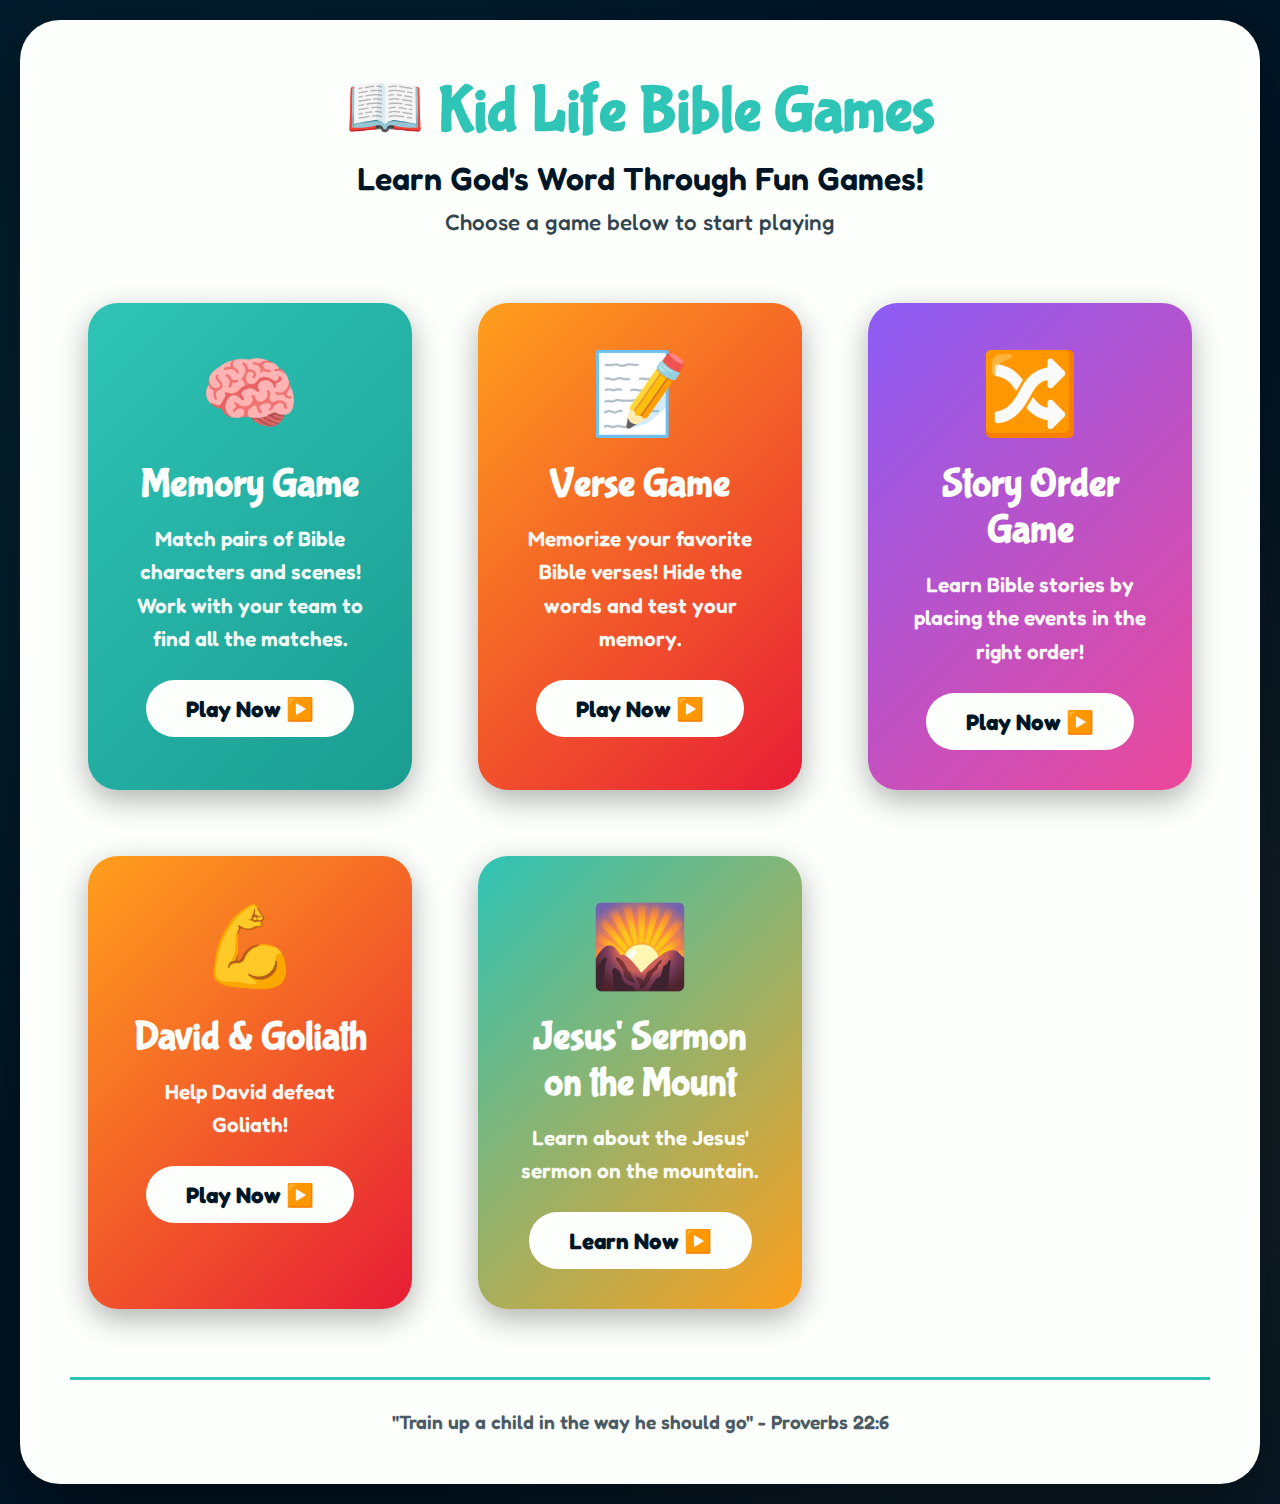
<file: index.html>
<!DOCTYPE html>
<html lang="en">
  <head>
    <meta charset="UTF-8" />
    <meta name="viewport" content="width=device-width, initial-scale=1.0" />
    <title>Kid Life Bible Games</title>
    <link
      href="https://fonts.googleapis.com/css2?family=Fredoka:wght@400;600;700&family=Bubblegum+Sans&display=swap"
      rel="stylesheet"
    />
    <style>
      :root {
        --midnight: #011627;
        --white: #fdfffc;
        --teal: #2ec4b6;
        --red: #e71d36;
        --orange: #ff9f1c;
      }

      * {
        margin: 0;
        padding: 0;
        box-sizing: border-box;
        -webkit-tap-highlight-color: transparent;
      }

      body {
        font-family: "Fredoka", sans-serif;
        background: var(--midnight);
        min-height: 100vh;
        display: flex;
        align-items: center;
        justify-content: center;
        padding: 20px;
        overflow-x: hidden;
        position: relative;
      }

      /* Animated background pattern */
      body::before {
        content: "";
        position: absolute;
        top: 0;
        left: 0;
        right: 0;
        bottom: 0;
        background-image: radial-gradient(
            circle at 20% 30%,
            rgba(46, 196, 182, 0.1) 0%,
            transparent 50%
          ),
          radial-gradient(
            circle at 80% 70%,
            rgba(255, 159, 28, 0.1) 0%,
            transparent 50%
          ),
          radial-gradient(
            circle at 50% 50%,
            rgba(231, 29, 54, 0.05) 0%,
            transparent 50%
          );
        animation: bgMove 20s ease-in-out infinite;
      }

      @keyframes bgMove {
        0%,
        100% {
          transform: scale(1) rotate(0deg);
        }
        50% {
          transform: scale(1.1) rotate(5deg);
        }
      }

      .container {
        background: var(--white);
        border-radius: 40px;
        padding: 50px;
        max-width: 1400px;
        width: 100%;
        box-shadow: 0 30px 80px rgba(0, 0, 0, 0.5);
        position: relative;
        z-index: 1;
      }

      /* Header */
      .header {
        text-align: center;
        margin-bottom: 40px;
      }

      .title {
        font-family: "Bubblegum Sans", cursive;
        font-size: 4em;
        color: var(--teal);
        margin-bottom: 10px;
      }

      .subtitle {
        font-size: 2em;
        color: var(--midnight);
        font-weight: 600;
        margin-bottom: 10px;
      }

      .description {
        font-size: 1.4em;
        color: var(--midnight);
        font-weight: 500;
        opacity: 0.8;
      }

      /* Game Cards Grid */
      .games-grid {
        display: grid;
        grid-template-columns: repeat(auto-fit, minmax(350px, 1fr));
        gap: 30px;
        margin-top: 50px;
      }

      /* Game Card */
      .game-card {
        background: linear-gradient(135deg, var(--teal), var(--orange));
        border-radius: 30px;
        padding: 40px;
        text-align: center;
        cursor: pointer;
        transition: all 0.4s ease;
        box-shadow: 0 10px 30px rgba(0, 0, 0, 0.3);
        text-decoration: none;
        display: block;
        position: relative;
        overflow: hidden;
        margin: 5%;
      }

      .game-card::before {
        content: "";
        position: absolute;
        top: -50%;
        left: -50%;
        width: 200%;
        height: 200%;
        background: radial-gradient(
          circle,
          rgba(253, 255, 252, 0.2) 0%,
          transparent 70%
        );
        opacity: 0;
        transition: opacity 0.4s;
      }

      .game-card:hover::before {
        opacity: 1;
      }

      .game-card:hover {
        transform: translateY(-10px) scale(1.02);
        box-shadow: 0 20px 50px rgba(0, 0, 0, 0.4);
      }

      .game-card:active {
        transform: translateY(-5px) scale(1);
      }

      /* Game Card Variations */
      .game-card.card-1 {
        background: linear-gradient(135deg, var(--teal), #1a9d91);
      }

      .game-card.card-2 {
        background: linear-gradient(135deg, var(--orange), var(--red));
      }

      .game-card.card-3 {
        background: linear-gradient(135deg, #8b5cf6, #ec4899);
      }

      /* Icon */
      .game-icon {
        font-size: 5em;
        margin-bottom: 20px;
        display: block;
        animation: iconBounce 2s ease-in-out infinite;
      }

      @keyframes iconBounce {
        0%,
        100% {
          transform: scale(1);
        }
        50% {
          transform: scale(1.1);
        }
      }

      .game-card:hover .game-icon {
        animation: iconSpin 0.6s ease-in-out;
      }

      @keyframes iconSpin {
        0% {
          transform: rotate(0deg) scale(1);
        }
        50% {
          transform: rotate(180deg) scale(1.2);
        }
        100% {
          transform: rotate(360deg) scale(1);
        }
      }

      /* Game Title */
      .game-title {
        font-family: "Bubblegum Sans", cursive;
        font-size: 2.5em;
        color: var(--white);
        margin-bottom: 15px;
        position: relative;
        z-index: 1;
      }

      /* Game Description */
      .game-description {
        font-size: 1.3em;
        color: var(--white);
        font-weight: 600;
        line-height: 1.6;
        opacity: 0.95;
        position: relative;
        z-index: 1;
      }

      /* Play Button */
      .play-button {
        display: inline-block;
        margin-top: 25px;
        padding: 15px 40px;
        background: var(--white);
        color: var(--midnight);
        border-radius: 50px;
        font-size: 1.4em;
        font-weight: 700;
        transition: all 0.3s;
        position: relative;
        z-index: 1;
      }

      .game-card:hover .play-button {
        transform: scale(1.1);
        box-shadow: 0 5px 20px rgba(0, 0, 0, 0.3);
      }

      /* Footer */
      .footer {
        text-align: center;
        margin-top: 50px;
        padding-top: 30px;
        border-top: 3px solid var(--teal);
      }

      .footer-text {
        font-size: 1.2em;
        color: var(--midnight);
        font-weight: 600;
        opacity: 0.7;
      }

      /* Responsive Design */
      @media (max-width: 768px) {
        .container {
          padding: 30px 20px;
        }

        .title {
          font-size: 2.8em;
        }

        .subtitle {
          font-size: 1.5em;
        }

        .description {
          font-size: 1.1em;
        }

        .games-grid {
          grid-template-columns: 1fr;
          gap: 20px;
        }

        .game-card {
          padding: 30px;
        }

        .game-icon {
          font-size: 4em;
        }

        .game-title {
          font-size: 2em;
        }

        .game-description {
          font-size: 1.1em;
        }
      }
    </style>
  </head>
  <body>
    <div class="container">
      <!-- Header -->
      <div class="header">
        <h1 class="title">📖 Kid Life Bible Games</h1>
        <p class="subtitle">Learn God's Word Through Fun Games!</p>
        <p class="description">Choose a game below to start playing</p>
      </div>

      <!-- Game Cards -->
      <div class="games-grid">
        <!-- Memory Game Card -->
        <a href="memory-game.html" class="game-card card-1">
          <span class="game-icon">&#129504;</span>
          <h2 class="game-title">Memory Game</h2>
          <p class="game-description">
            Match pairs of Bible characters and scenes! Work with your team to
            find all the matches.
          </p>
          <div class="play-button">Play Now ▶️</div>
        </a>

        <!-- Verse Game Card -->
        <a href="memory-verse-game.html" class="game-card card-2">
          <span class="game-icon">📝</span>
          <h2 class="game-title">Verse Game</h2>
          <p class="game-description">
            Memorize your favorite Bible verses! Hide the words and test your
            memory.
          </p>
          <div class="play-button">Play Now ▶️</div>
        </a>

        <!-- Quiz Game Card -->
        <a href="story-order.html" class="game-card card-3">
          <span class="game-icon">&#128256;</span>
          <h2 class="game-title">Story Order Game</h2>
          <p class="game-description">
            Learn Bible stories by placing the events in the right order!
          </p>
          <div class="play-button">Play Now ▶️</div>
        </a>

        <!-- David and Goliath Card -->
        <a href="david.html" class="game-card card-2">
          <span class="game-icon">💪</span>
          <h2 class="game-title">David & Goliath</h2>
          <p class="game-description">
            Help David defeat Goliath!
          </p>
          <div class="play-button">Play Now ▶️</div>
        </a>

        
        <!-- Sermon on the Mount -->
        <a href="sermon-on-mount.html" class="game-card card-4">
          <span class="game-icon">🌄</span>
          <h2 class="game-title">Jesus' Sermon on the Mount</h2>
          <p class="game-description">
            Learn about the Jesus' sermon on the mountain.
          </p>
          <div class="play-button">Learn Now ▶️</div>
        </a>
      </div>

      <!-- Footer -->
      <div class="footer">
        <p class="footer-text">
          "Train up a child in the way he should go" - Proverbs 22:6
        </p>
      </div>
    </div>

    <script>
      // Add click sound effect or animation if desired
      document.querySelectorAll(".game-card").forEach((card) => {
        card.addEventListener("click", function (e) {
          // You can add additional click effects here
          this.style.transform = "scale(0.95)";
          setTimeout(() => {
            this.style.transform = "";
          }, 100);
        });
      });

      // Add hover sound or additional effects
      document.querySelectorAll(".game-card").forEach((card) => {
        card.addEventListener("mouseenter", function () {
          // Optional: Add sound effects here
        });
      });
    </script>
  </body>
</html>
</file>
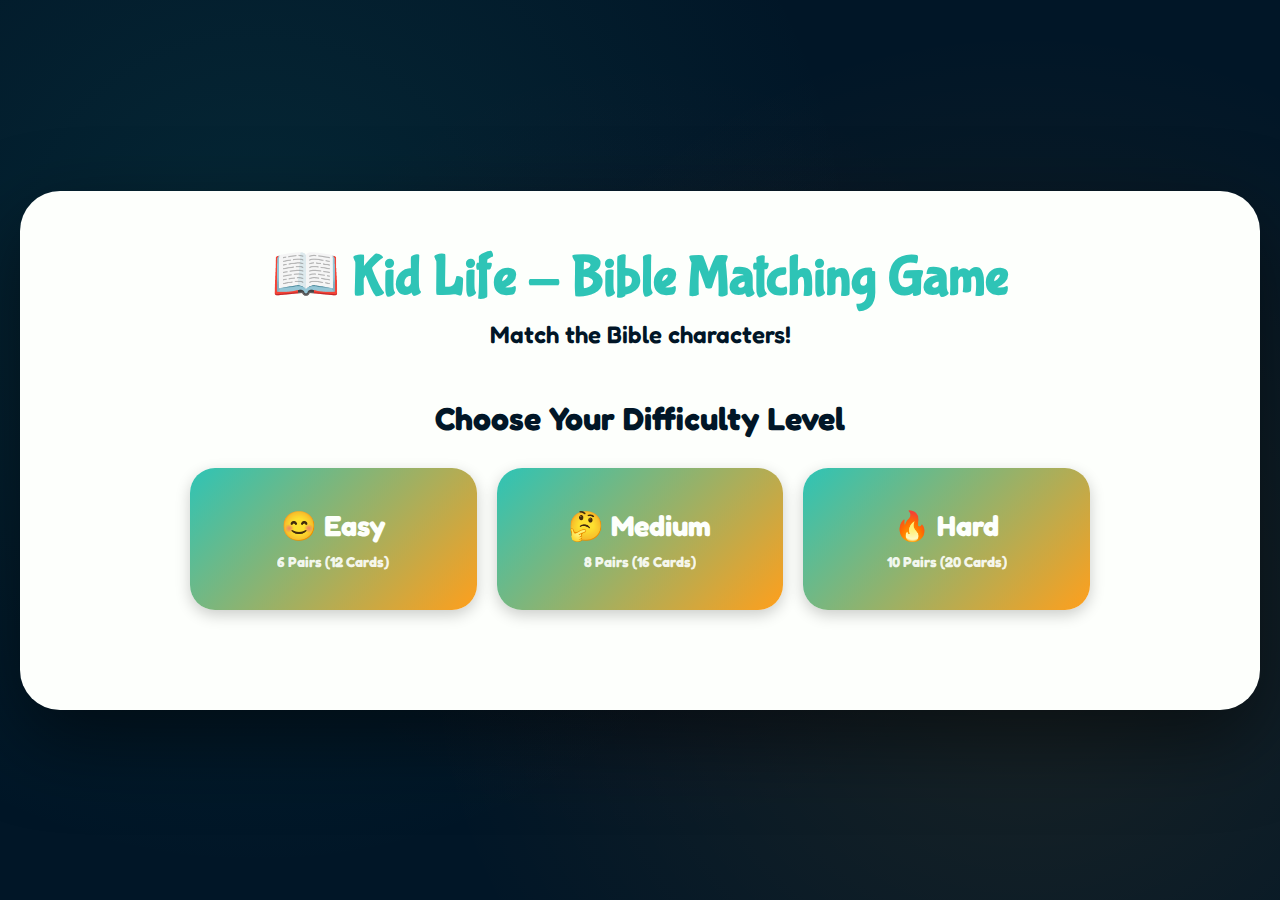
<file: bible-matching-game.html>
<!DOCTYPE html>
<html lang="en">
<head>
    <meta charset="UTF-8">
    <meta name="viewport" content="width=device-width, initial-scale=1.0">
    <title>Bible Matching Game</title>
    <link href="https://fonts.googleapis.com/css2?family=Fredoka:wght@400;600;700&family=Bubblegum+Sans&display=swap" rel="stylesheet">
    <style>
        :root {
            --midnight: #011627;
            --white: #fdfffc;
            --teal: #2ec4b6;
            --red: #e71d36;
            --orange: #ff9f1c;
        }

        * {
            margin: 0;
            padding: 0;
            box-sizing: border-box;
            -webkit-tap-highlight-color: transparent;
        }

        body {
            font-family: 'Fredoka', sans-serif;
            background: var(--midnight);
            min-height: 100vh;
            display: flex;
            align-items: center;
            justify-content: center;
            padding: 20px;
            overflow-x: hidden;
            position: relative;
        }

        /* Animated background pattern */
        body::before {
            content: '';
            position: absolute;
            top: 0;
            left: 0;
            right: 0;
            bottom: 0;
            background-image: 
                radial-gradient(circle at 20% 30%, rgba(46, 196, 182, 0.1) 0%, transparent 50%),
                radial-gradient(circle at 80% 70%, rgba(255, 159, 28, 0.1) 0%, transparent 50%),
                radial-gradient(circle at 50% 50%, rgba(231, 29, 54, 0.05) 0%, transparent 50%);
            animation: bgMove 20s ease-in-out infinite;
        }

        @keyframes bgMove {
            0%, 100% { transform: scale(1) rotate(0deg); }
            50% { transform: scale(1.1) rotate(5deg); }
        }

        .container {
            background: var(--white);
            border-radius: 40px;
            padding: 50px;
            max-width: 1400px;
            width: 100%;
            box-shadow: 0 30px 80px rgba(0, 0, 0, 0.5);
            position: relative;
            z-index: 1;
        }

        /* Header */
        .header {
            text-align: center;
            margin-bottom: 30px;
        }

        .title {
            font-family: 'Bubblegum Sans', cursive;
            font-size: 3.5em;
            color: var(--teal);
            margin-bottom: 10px;
        }

        .subtitle {
            font-size: 1.5em;
            color: var(--midnight);
            font-weight: 600;
        }

        /* Difficulty Selection Screen */
        .difficulty-screen {
            display: block;
        }

        .difficulty-screen.hidden {
            display: none;
        }

        .game-screen {
            display: none;
        }

        .game-screen.active {
            display: block;
        }

        .difficulty-selection {
            text-align: center;
            margin: 50px 0;
        }

        .difficulty-title {
            font-size: 2em;
            color: var(--midnight);
            margin-bottom: 30px;
            font-weight: 700;
        }

        .difficulty-buttons {
            display: grid;
            grid-template-columns: repeat(auto-fit, minmax(250px, 1fr));
            gap: 20px;
            max-width: 900px;
            margin: 0 auto;
        }

        .difficulty-btn {
            background: linear-gradient(135deg, var(--teal), var(--orange));
            color: var(--white);
            padding: 40px 30px;
            border: none;
            border-radius: 25px;
            font-size: 1.8em;
            font-weight: 700;
            cursor: pointer;
            font-family: 'Fredoka', sans-serif;
            transition: all 0.3s;
            box-shadow: 0 5px 15px rgba(0, 0, 0, 0.2);
        }

        .difficulty-btn:hover {
            transform: translateY(-5px);
            box-shadow: 0 10px 25px rgba(0, 0, 0, 0.3);
        }

        .difficulty-btn small {
            display: block;
            font-size: 0.5em;
            margin-top: 10px;
            opacity: 0.9;
        }

        /* Game Stats */
        .game-info {
            display: grid;
            grid-template-columns: repeat(auto-fit, minmax(200px, 1fr));
            gap: 20px;
            margin-bottom: 30px;
        }

        .stat-card {
            background: linear-gradient(135deg, var(--teal), var(--orange));
            border-radius: 20px;
            padding: 20px;
            text-align: center;
            color: var(--white);
        }

        .stat-card.team-a {
            background: linear-gradient(135deg, var(--teal), #1a9d91);
        }

        .stat-card.team-b {
            background: linear-gradient(135deg, var(--orange), var(--red));
        }

        .stat-card.active-team {
            box-shadow: 0 0 0 5px var(--white), 0 0 0 8px var(--midnight);
            transform: scale(1.05);
        }

        .stat-label {
            font-size: 1.2em;
            font-weight: 600;
            margin-bottom: 10px;
        }

        .stat-value {
            font-size: 2.5em;
            font-weight: 700;
            font-family: 'Bubblegum Sans', cursive;
        }

        /* Current Turn Indicator */
        .turn-indicator {
            background: var(--midnight);
            color: var(--white);
            padding: 15px 30px;
            border-radius: 50px;
            text-align: center;
            font-size: 1.5em;
            font-weight: 700;
            margin-bottom: 30px;
        }

        /* Game Board */
        .game-board {
            display: grid;
            row-gap: 30px;
            column-gap: 80px;
            margin-bottom: 30px;
            justify-content: center;
        }

        .game-board.easy {
            grid-template-columns: repeat(4, 140px);
        }

        .game-board.medium {
            grid-template-columns: repeat(4, 140px);
        }

        .game-board.hard {
            grid-template-columns: repeat(5, 140px);
        }

        /* Card Styles */
        .card {
            width: 180px;
            height: 180px;
            position: relative;
            cursor: pointer;
            perspective: 1000px;
        }

        .card-inner {
            width: 100%;
            height: 100%;
            position: relative;
            transform-style: preserve-3d;
            transition: transform 0.6s;
        }

        .card.flipped .card-inner {
            transform: rotateY(180deg);
        }

        .card.matched .card-inner {
            transform: rotateY(180deg);
        }

        .card.matched {
            cursor: default;
            opacity: 0.8;
        }

        .card-face {
            position: absolute;
            width: 100%;
            height: 100%;
            backface-visibility: hidden;
            border-radius: 20px;
            display: flex;
            align-items: center;
            justify-content: center;
            box-shadow: 0 5px 15px rgba(0, 0, 0, 0.3);
        }

        .card-front {
            background: linear-gradient(135deg, var(--teal), var(--orange));
            font-size: 3em;
        }

        .card-back {
            background: var(--white);
            transform: rotateY(180deg);
            padding: 2px;
            border: 4px solid var(--teal);
        }

        .card-back img {
            width: 100%;
            height: 100%;
            object-fit: contain;
            border-radius: 10px;
        }

        /* Match Message */
        .match-message {
            position: fixed;
            top: 50%;
            left: 50%;
            transform: translate(-50%, -50%) scale(0);
            background: var(--white);
            padding: 40px 60px;
            border-radius: 30px;
            font-size: 2.5em;
            font-weight: 700;
            color: var(--teal);
            box-shadow: 0 20px 60px rgba(0, 0, 0, 0.5);
            z-index: 1000;
            text-align: center;
            transition: transform 0.3s;
        }

        .match-message.show {
            transform: translate(-50%, -50%) scale(1);
            animation: popBounce 0.5s;
        }

        .match-message.team-a {
            color: var(--teal);
        }

        .match-message.team-b {
            color: var(--orange);
        }

        @keyframes popBounce {
            0% { transform: translate(-50%, -50%) scale(0); }
            50% { transform: translate(-50%, -50%) scale(1.1); }
            100% { transform: translate(-50%, -50%) scale(1); }
        }

        /* Control Buttons */
        .game-controls {
            display: flex;
            gap: 20px;
            justify-content: center;
        }

        .btn {
            padding: 20px 40px;
            font-size: 1.5em;
            font-weight: 700;
            border: none;
            border-radius: 20px;
            cursor: pointer;
            font-family: 'Fredoka', sans-serif;
            transition: all 0.3s;
            box-shadow: 0 5px 15px rgba(0, 0, 0, 0.2);
        }

        .btn-primary {
            background: var(--teal);
            color: var(--white);
        }

        .btn-primary:hover {
            background: var(--orange);
            transform: translateY(-3px);
            box-shadow: 0 8px 20px rgba(0, 0, 0, 0.3);
        }

        .btn-secondary {
            background: var(--orange);
            color: var(--white);
        }

        .btn-secondary:hover {
            background: var(--red);
            transform: translateY(-3px);
            box-shadow: 0 8px 20px rgba(0, 0, 0, 0.3);
        }

        /* Winner Modal */
        .overlay {
            position: fixed;
            top: 0;
            left: 0;
            right: 0;
            bottom: 0;
            background: rgba(1, 22, 39, 0.9);
            display: none;
            z-index: 2000;
        }

        .overlay.show {
            display: block;
        }

        .winner-modal {
            position: fixed;
            top: 50%;
            left: 50%;
            transform: translate(-50%, -50%) scale(0);
            background: var(--white);
            border-radius: 40px;
            padding: 60px;
            text-align: center;
            z-index: 2001;
            transition: transform 0.3s;
            box-shadow: 0 30px 80px rgba(0, 0, 0, 0.5);
            max-width: 600px;
        }

        .winner-modal.show {
            transform: translate(-50%, -50%) scale(1);
        }

        .winner-modal h2 {
            font-family: 'Bubblegum Sans', cursive;
            font-size: 3.5em;
            color: var(--teal);
            margin-bottom: 20px;
        }

        .winner-modal p {
            font-size: 1.8em;
            color: var(--midnight);
            margin-bottom: 15px;
            font-weight: 600;
        }

        .winner-modal .final-scores {
            background: var(--midnight);
            border-radius: 20px;
            padding: 20px;
            margin: 30px 0;
        }

        .winner-modal .score-line {
            color: var(--white);
            font-size: 1.5em;
            margin: 10px 0;
        }

        /* Fireworks */
        .fireworks {
            position: fixed;
            top: 0;
            left: 0;
            width: 100%;
            height: 100%;
            pointer-events: none;
            z-index: 1999;
        }

        .firework {
            position: absolute;
            width: 5px;
            height: 5px;
            border-radius: 50%;
            animation: explode 1s ease-out forwards;
        }

        @keyframes explode {
            0% {
                transform: translate(0, 0) scale(1);
                opacity: 1;
            }
            100% {
                transform: translate(var(--tx), var(--ty)) scale(0);
                opacity: 0;
            }
        }

        /* Responsive Design */
        @media (max-width: 768px) {
            .container {
                padding: 30px 20px;
            }

            .title {
                font-size: 2.5em;
            }

            .game-board.easy,
            .game-board.medium {
                grid-template-columns: repeat(3, 100px);
            }

            .game-board.hard {
                grid-template-columns: repeat(4, 90px);
            }

            .card {
                width: 130px;
                height: 130px;
            }

            .game-controls {
                flex-direction: column;
            }
        }
    </style>
</head>
<body>
    <div class="container">
        <!-- Difficulty Selection Screen -->
        <div id="difficultyScreen" class="difficulty-screen">
            <div class="header">
                <h1 class="title">📖 Kid Life - Bible Matching Game</h1>
                <p class="subtitle">Match the Bible characters!</p>
            </div>

            <div class="difficulty-selection">
                <h2 class="difficulty-title">Choose Your Difficulty Level</h2>
                <div class="difficulty-buttons">
                    <button class="difficulty-btn" onclick="startGame('easy')">
                        😊 Easy
                        <small>6 Pairs (12 Cards)</small>
                    </button>
                    <button class="difficulty-btn" onclick="startGame('medium')">
                        🤔 Medium
                        <small>8 Pairs (16 Cards)</small>
                    </button>
                    <button class="difficulty-btn" onclick="startGame('hard')">
                        🔥 Hard
                        <small>10 Pairs (20 Cards)</small>
                    </button>
                </div>
            </div>
        </div>

        <!-- Game Screen -->
        <div id="gameScreen" class="game-screen">
            <div class="header">
                <h1 class="title">📖 Kid Life - Bible Matching Game</h1>
            </div>

            <div class="game-info">
                <div class="stat-card team-a" id="teamACard">
                    <div class="stat-label">Team A Matches</div>
                    <div class="stat-value" id="teamAScore">0</div>
                </div>
                <div class="stat-card" id="turnsCard">
                    <div class="stat-label">Total Turns</div>
                    <div class="stat-value" id="totalTurns">0</div>
                </div>
                <div class="stat-card team-b" id="teamBCard">
                    <div class="stat-label">Team B Matches</div>
                    <div class="stat-value" id="teamBScore">0</div>
                </div>
            </div>

            <div class="turn-indicator" id="turnIndicator">
                Team A's Turn
            </div>

            <div id="gameBoard" class="game-board"></div>

            <div class="game-controls">
                <button class="btn btn-primary" onclick="resetGame()">🔄 New Game</button>
                <button class="btn btn-secondary" onclick="changeDifficulty()">📊 Change Difficulty</button>
            </div>
        </div>

        <!-- Match Message -->
        <div id="matchMessage" class="match-message"></div>

        <!-- Winner Modal -->
        <div id="overlay" class="overlay"></div>
        <div id="winnerModal" class="winner-modal">
            <h2>🎉 Game Complete!</h2>
            <div class="final-scores">
                <div class="score-line">Team A: <span id="finalTeamA">0</span> matches</div>
                <div class="score-line">Team B: <span id="finalTeamB">0</span> matches</div>
            </div>
            <p id="winnerText"></p>
            <button class="btn btn-primary" onclick="closeWinnerModal()">Play Again!</button>
        </div>

        <!-- Fireworks Container -->
        <div id="fireworksContainer" class="fireworks"></div>
    </div>

    <script>
        // Image paths
        const cardImages = [
            'images/daniel.png',
            'images/david.png',
            'images/deborah.png',
            'images/jonah.png',
            'images/lydia.png',
            'images/mary.png',
            'images/matthew.png',
            'images/moses.png',
            'images/paul.png',
            'images/samson.png'
        ];

        // Game state
        let currentDifficulty = 'easy';
        let cards = [];
        let flippedCards = [];
        let matchedPairs = 0;
        let totalTurns = 0;
        let teamAScore = 0;
        let teamBScore = 0;
        let currentTeam = 'A'; // 'A' or 'B'
        let isProcessing = false;

        // Difficulty settings
        const difficultySettings = {
            easy: 6,
            medium: 8,
            hard: 10
        };

        function startGame(difficulty) {
            currentDifficulty = difficulty;
            document.getElementById('difficultyScreen').classList.add('hidden');
            document.getElementById('gameScreen').classList.add('active');
            initGame();
        }

        function changeDifficulty() {
            document.getElementById('gameScreen').classList.remove('active');
            document.getElementById('difficultyScreen').classList.remove('hidden');
            resetGameState();
        }

        function resetGameState() {
            matchedPairs = 0;
            totalTurns = 0;
            teamAScore = 0;
            teamBScore = 0;
            currentTeam = 'A';
            flippedCards = [];
            isProcessing = false;
            updateStats();
        }

        function initGame() {
            resetGameState();
            const gameBoard = document.getElementById('gameBoard');
            gameBoard.innerHTML = '';
            gameBoard.className = 'game-board ' + currentDifficulty;

            // Get number of pairs for this difficulty
            const numPairs = difficultySettings[currentDifficulty];
            
            // Create card pairs
            cards = [];
            for (let i = 0; i < numPairs; i++) {
                cards.push({ id: i, image: cardImages[i] });
                cards.push({ id: i, image: cardImages[i] });
            }

            // Shuffle cards
            cards = shuffleArray(cards);

            // Create card elements
            cards.forEach((card, index) => {
                const cardElement = createCardElement(card, index);
                gameBoard.appendChild(cardElement);
            });

            updateStats();
        }

        function createCardElement(card, index) {
            const cardDiv = document.createElement('div');
            cardDiv.className = 'card';
            cardDiv.dataset.cardId = card.id;
            cardDiv.dataset.index = index;

            cardDiv.innerHTML = `
                <div class="card-inner">
                    <div class="card-face card-front">
                        ✝️
                    </div>
                    <div class="card-face card-back">
                        <img src="${card.image}" alt="Bible Card">
                    </div>
                </div>
            `;

            cardDiv.addEventListener('click', () => handleCardClick(cardDiv, index));
            return cardDiv;
        }

        function handleCardClick(cardElement, index) {
            // Prevent clicking during processing or on already flipped/matched cards
            if (isProcessing || 
                cardElement.classList.contains('flipped') || 
                cardElement.classList.contains('matched') ||
                flippedCards.length >= 2) {
                return;
            }

            // Flip the card
            cardElement.classList.add('flipped');
            flippedCards.push({ element: cardElement, index: index });

            // Check if two cards are flipped
            if (flippedCards.length === 2) {
                isProcessing = true;
                totalTurns++;
                updateStats();
                checkForMatch();
            }
        }

        function checkForMatch() {
            const card1 = flippedCards[0];
            const card2 = flippedCards[1];

            const card1Id = card1.element.dataset.cardId;
            const card2Id = card2.element.dataset.cardId;

            if (card1Id === card2Id) {
                // Match found!
                setTimeout(() => {
                    card1.element.classList.add('matched');
                    card2.element.classList.add('matched');
                    matchedPairs++;

                    // Award point to current team
                    if (currentTeam === 'A') {
                        teamAScore++;
                    } else {
                        teamBScore++;
                    }

                    showMatchMessage();
                    updateStats();

                    flippedCards = [];
                    isProcessing = false;

                    // Check if game is complete
                    if (matchedPairs === difficultySettings[currentDifficulty]) {
                        setTimeout(showWinner, 1000);
                    }
                    // Team keeps their turn after a match
                }, 600);
            } else {
                // No match - flip cards back and switch teams
                setTimeout(() => {
                    card1.element.classList.remove('flipped');
                    card2.element.classList.remove('flipped');
                    flippedCards = [];
                    isProcessing = false;
                    
                    // Switch teams
                    currentTeam = currentTeam === 'A' ? 'B' : 'A';
                    updateStats();
                }, 1500);
            }
        }

        function showMatchMessage() {
            const message = document.getElementById('matchMessage');
            message.textContent = `Team ${currentTeam} found a match! 🎉`;
            message.className = 'match-message team-' + currentTeam.toLowerCase();
            message.classList.add('show');

            setTimeout(() => {
                message.classList.remove('show');
            }, 2000);
        }

        function updateStats() {
            document.getElementById('teamAScore').textContent = teamAScore;
            document.getElementById('teamBScore').textContent = teamBScore;
            document.getElementById('totalTurns').textContent = totalTurns;
            document.getElementById('turnIndicator').textContent = `Team ${currentTeam}'s Turn`;

            // Highlight active team
            const teamACard = document.getElementById('teamACard');
            const teamBCard = document.getElementById('teamBCard');
            
            if (currentTeam === 'A') {
                teamACard.classList.add('active-team');
                teamBCard.classList.remove('active-team');
            } else {
                teamBCard.classList.add('active-team');
                teamACard.classList.remove('active-team');
            }
        }

        function showWinner() {
            // Determine winner
            let winnerText;
            if (teamAScore > teamBScore) {
                winnerText = '🏆 Team A Wins!';
            } else if (teamBScore > teamAScore) {
                winnerText = '🏆 Team B Wins!';
            } else {
                winnerText = '🤝 It\'s a Tie! Great teamwork!';
            }

            document.getElementById('finalTeamA').textContent = teamAScore;
            document.getElementById('finalTeamB').textContent = teamBScore;
            document.getElementById('winnerText').textContent = winnerText;

            document.getElementById('overlay').classList.add('show');
            document.getElementById('winnerModal').classList.add('show');

            launchFireworks();
        }

        function closeWinnerModal() {
            document.getElementById('overlay').classList.remove('show');
            document.getElementById('winnerModal').classList.remove('show');
            changeDifficulty();
        }

        function resetGame() {
            initGame();
        }

        function shuffleArray(array) {
            const newArray = [...array];
            for (let i = newArray.length - 1; i > 0; i--) {
                const j = Math.floor(Math.random() * (i + 1));
                [newArray[i], newArray[j]] = [newArray[j], newArray[i]];
            }
            return newArray;
        }

        function launchFireworks() {
            const container = document.getElementById('fireworksContainer');
            const colors = ['#2ec4b6', '#ff9f1c', '#e71d36', '#fdfffc'];
            
            for (let i = 0; i < 15; i++) {
                setTimeout(() => {
                    createFirework(container, colors);
                }, i * 300);
            }
        }

        function createFirework(container, colors) {
            const x = Math.random() * window.innerWidth;
            const y = Math.random() * (window.innerHeight * 0.5);
            
            for (let i = 0; i < 20; i++) {
                const particle = document.createElement('div');
                particle.className = 'firework';
                particle.style.left = x + 'px';
                particle.style.top = y + 'px';
                particle.style.backgroundColor = colors[Math.floor(Math.random() * colors.length)];
                
                const angle = (Math.PI * 2 * i) / 20;
                const velocity = 50 + Math.random() * 100;
                const tx = Math.cos(angle) * velocity;
                const ty = Math.sin(angle) * velocity;
                
                particle.style.setProperty('--tx', tx + 'px');
                particle.style.setProperty('--ty', ty + 'px');
                
                container.appendChild(particle);
                
                setTimeout(() => {
                    particle.remove();
                }, 1000);
            }
        }
    </script>
</body>
</html>
</file>
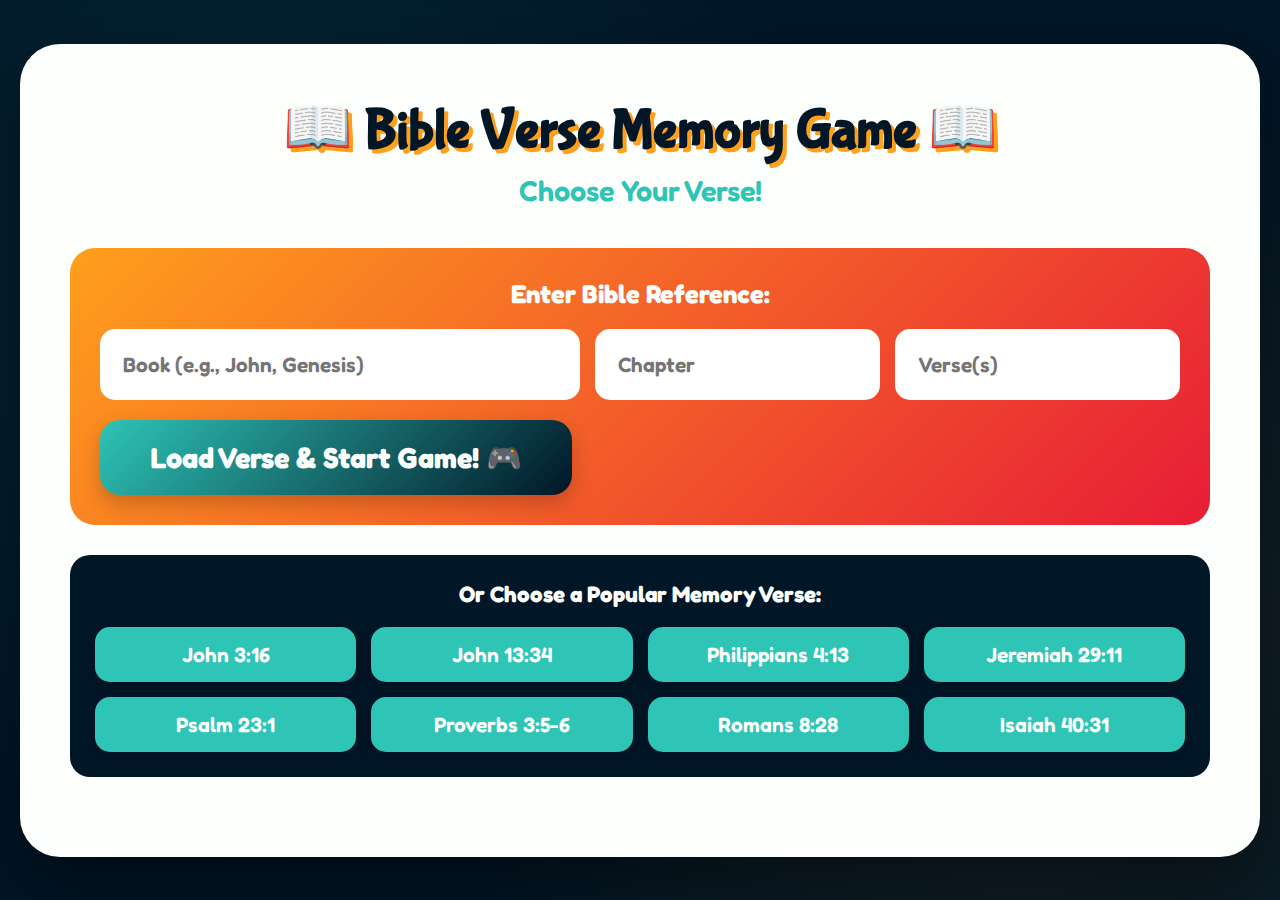
<file: bible-memory-v2.html>
<!DOCTYPE html>
<html lang="en">
<head>
    <meta charset="UTF-8">
    <meta name="viewport" content="width=device-width, initial-scale=1.0">
    <title>Bible Verse Memory Game</title>
    <link href="https://fonts.googleapis.com/css2?family=Fredoka:wght@400;600;700&family=Bubblegum+Sans&display=swap" rel="stylesheet">
    <style>
        :root {
            --midnight: #011627;
            --white: #fdfffc;
            --teal: #2ec4b6;
            --red: #e71d36;
            --orange: #ff9f1c;
        }

        * {
            margin: 0;
            padding: 0;
            box-sizing: border-box;
            -webkit-tap-highlight-color: transparent;
        }

        body {
            font-family: 'Fredoka', sans-serif;
            background: var(--midnight);
            min-height: 100vh;
            display: flex;
            align-items: center;
            justify-content: center;
            padding: 20px;
            overflow-x: hidden;
            position: relative;
        }

        /* Animated background pattern */
        body::before {
            content: '';
            position: absolute;
            top: 0;
            left: 0;
            right: 0;
            bottom: 0;
            background-image: 
                radial-gradient(circle at 20% 30%, rgba(46, 196, 182, 0.1) 0%, transparent 50%),
                radial-gradient(circle at 80% 70%, rgba(255, 159, 28, 0.1) 0%, transparent 50%),
                radial-gradient(circle at 50% 50%, rgba(231, 29, 54, 0.05) 0%, transparent 50%);
            animation: bgMove 20s ease-in-out infinite;
        }

        @keyframes bgMove {
            0%, 100% { transform: scale(1) rotate(0deg); }
            50% { transform: scale(1.1) rotate(5deg); }
        }

        .container {
            background: var(--white);
            border-radius: 40px;
            padding: 50px;
            max-width: 1400px;
            width: 100%;
            box-shadow: 0 30px 80px rgba(0, 0, 0, 0.5);
            position: relative;
            z-index: 1;
        }

        /* Selection Screen Styles */
        .selection-screen {
            display: block;
        }

        .selection-screen.hidden {
            display: none;
        }

        .game-screen {
            display: none;
        }

        .game-screen.active {
            display: block;
        }

        .header {
            text-align: center;
            margin-bottom: 40px;
        }

        .title {
            font-family: 'Bubblegum Sans', cursive;
            font-size: 3.5em;
            color: var(--midnight);
            text-shadow: 4px 4px 0px var(--orange);
            margin-bottom: 10px;
            animation: titleBounce 2s ease-in-out infinite;
        }

        @keyframes titleBounce {
            0%, 100% { transform: translateY(0); }
            50% { transform: translateY(-5px); }
        }

        .subtitle {
            font-size: 1.8em;
            color: var(--teal);
            font-weight: 600;
            margin-bottom: 20px;
        }

        /* Verse Selection */
        .verse-selection {
            background: linear-gradient(135deg, var(--orange), var(--red));
            border-radius: 25px;
            padding: 30px;
            margin-bottom: 30px;
        }

        .selection-label {
            color: var(--white);
            font-size: 1.6em;
            margin-bottom: 20px;
            font-weight: 700;
            display: block;
            text-align: center;
        }

        .verse-input-group {
            display: grid;
            grid-template-columns: 2fr 1fr 1fr;
            gap: 15px;
            margin-bottom: 20px;
        }

        .verse-input {
            padding: 20px;
            font-size: 1.3em;
            border: 3px solid var(--white);
            border-radius: 15px;
            font-family: 'Fredoka', sans-serif;
            font-weight: 600;
        }

        .verse-input:focus {
            outline: none;
            box-shadow: 0 0 0 4px rgba(253, 255, 252, 0.3);
        }

        /* Popular Verses */
        .popular-verses {
            background: var(--midnight);
            border-radius: 20px;
            padding: 25px;
            margin-bottom: 30px;
        }

        .popular-title {
            color: var(--white);
            font-size: 1.4em;
            margin-bottom: 20px;
            text-align: center;
            font-weight: 700;
        }

        .verse-grid {
            display: grid;
            grid-template-columns: repeat(auto-fit, minmax(250px, 1fr));
            gap: 15px;
        }

        .verse-option {
            background: var(--teal);
            color: var(--white);
            padding: 15px 20px;
            border-radius: 15px;
            border: none;
            font-size: 1.3em;
            font-weight: 600;
            cursor: pointer;
            transition: all 0.3s;
            font-family: 'Fredoka', sans-serif;
            box-shadow: 0 5px 15px rgba(0, 0, 0, 0.2);
        }

        .verse-option:hover {
            background: var(--orange);
            transform: translateY(-3px);
            box-shadow: 0 8px 20px rgba(0, 0, 0, 0.3);
        }

        .verse-option:active {
            transform: translateY(0);
        }

        /* Loading State */
        .loading {
            text-align: center;
            padding: 40px;
            font-size: 2em;
            color: var(--teal);
        }

        .spinner {
            border: 5px solid var(--white);
            border-top: 5px solid var(--teal);
            border-radius: 50%;
            width: 60px;
            height: 60px;
            animation: spin 1s linear infinite;
            margin: 20px auto;
        }

        @keyframes spin {
            0% { transform: rotate(0deg); }
            100% { transform: rotate(360deg); }
        }

        /* Error Message */
        .error-message {
            background: var(--red);
            color: var(--white);
            padding: 20px;
            border-radius: 15px;
            margin-bottom: 20px;
            font-size: 1.3em;
            font-weight: 600;
            text-align: center;
            display: none;
        }

        .error-message.show {
            display: block;
            animation: shake 0.5s;
        }

        @keyframes shake {
            0%, 100% { transform: translateX(0); }
            25% { transform: translateX(-10px); }
            75% { transform: translateX(10px); }
        }

        /* Game Stats */
        .stats {
            display: flex;
            justify-content: space-around;
            margin-bottom: 30px;
            gap: 20px;
            flex-wrap: wrap;
        }

        .stat-box {
            background: linear-gradient(135deg, var(--teal), var(--midnight));
            color: var(--white);
            padding: 20px 40px;
            border-radius: 20px;
            font-size: 1.6em;
            font-weight: 600;
            min-width: 200px;
            text-align: center;
            box-shadow: 0 8px 20px rgba(46, 196, 182, 0.4);
            transition: transform 0.2s;
        }

        .stat-box:hover {
            transform: scale(1.05);
        }

        .stat-label {
            font-size: 0.7em;
            opacity: 0.9;
            margin-bottom: 5px;
        }

        .stat-value {
            font-size: 1.5em;
            font-weight: 700;
        }

        .verse-reference {
            font-size: 1.8em;
            color: var(--red);
            font-weight: 700;
            margin-bottom: 20px;
            text-align: center;
        }

        .verse-container {
            background: linear-gradient(135deg, rgba(46, 196, 182, 0.1), rgba(255, 159, 28, 0.1));
            border-radius: 30px;
            padding: 50px;
            margin-bottom: 30px;
            min-height: 300px;
            display: flex;
            align-items: center;
            justify-content: center;
            border: 5px solid var(--teal);
        }

        .verse-words {
            display: flex;
            flex-wrap: wrap;
            gap: 15px;
            justify-content: center;
            font-size: 2.5em;
            line-height: 1.6;
        }

        .word {
            padding: 15px 25px;
            border-radius: 15px;
            font-weight: 600;
            transition: all 0.3s ease;
            cursor: pointer;
            user-select: none;
            position: relative;
        }

        .word.visible {
            background: rgba(46, 196, 182, 0.3);
            color: var(--midnight);
        }

        .word.hidden {
            background: var(--orange);
            color: transparent;
            box-shadow: 0 5px 15px rgba(255, 159, 28, 0.5);
            animation: pulse 2s infinite;
        }

        .word.hidden:hover {
            transform: scale(1.1);
            box-shadow: 0 8px 25px rgba(255, 159, 28, 0.7);
        }

        .word.hidden:active {
            transform: scale(0.95);
        }

        .word.revealed {
            background: var(--red);
            color: var(--white);
            animation: reveal 0.5s ease;
        }

        @keyframes pulse {
            0%, 100% { transform: scale(1); }
            50% { transform: scale(1.05); }
        }

        @keyframes reveal {
            0% { transform: scale(0.8); opacity: 0; }
            50% { transform: scale(1.1); }
            100% { transform: scale(1); opacity: 1; }
        }

        .word.hidden::after {
            content: '?';
            position: absolute;
            top: 50%;
            left: 50%;
            transform: translate(-50%, -50%);
            color: var(--white);
            font-size: 1.2em;
            font-weight: 700;
        }

        .controls {
            display: flex;
            justify-content: center;
            gap: 20px;
            flex-wrap: wrap;
        }

        .btn {
            padding: 20px 50px;
            font-size: 1.8em;
            font-weight: 700;
            border: none;
            border-radius: 20px;
            cursor: pointer;
            transition: all 0.3s ease;
            font-family: 'Fredoka', sans-serif;
            box-shadow: 0 8px 20px rgba(0, 0, 0, 0.2);
            min-width: 220px;
        }

        .btn:hover {
            transform: translateY(-3px);
            box-shadow: 0 12px 30px rgba(0, 0, 0, 0.3);
        }

        .btn:active {
            transform: translateY(0);
        }

        .btn-primary {
            background: linear-gradient(135deg, var(--teal), var(--midnight));
            color: var(--white);
        }

        .btn-secondary {
            background: linear-gradient(135deg, var(--orange), var(--red));
            color: var(--white);
        }

        .btn-danger {
            background: var(--midnight);
            color: var(--white);
            border: 3px solid var(--red);
        }

        .instructions {
            background: var(--orange);
            border: 4px solid var(--red);
            border-radius: 20px;
            padding: 25px;
            margin-bottom: 30px;
            font-size: 1.6em;
            text-align: center;
            color: var(--white);
            font-weight: 600;
        }

        .level-complete {
            position: fixed;
            top: 50%;
            left: 50%;
            transform: translate(-50%, -50%) scale(0);
            background: var(--white);
            padding: 60px;
            border-radius: 40px;
            box-shadow: 0 30px 80px rgba(0, 0, 0, 0.4);
            text-align: center;
            z-index: 1000;
            transition: transform 0.5s ease;
            border: 5px solid var(--teal);
        }

        .level-complete.show {
            transform: translate(-50%, -50%) scale(1);
        }

        .level-complete h2 {
            font-size: 3.5em;
            color: var(--teal);
            margin-bottom: 20px;
            font-family: 'Bubblegum Sans', cursive;
        }

        .level-complete p {
            font-size: 2em;
            color: var(--midnight);
            margin-bottom: 30px;
        }

        .stars {
            font-size: 5em;
            margin: 20px 0;
            animation: sparkle 1s ease-in-out infinite;
        }

        @keyframes sparkle {
            0%, 100% { transform: scale(1); }
            50% { transform: scale(1.2); }
        }

        .overlay {
            position: fixed;
            top: 0;
            left: 0;
            width: 100%;
            height: 100%;
            background: rgba(1, 22, 39, 0.8);
            z-index: 999;
            display: none;
        }

        .overlay.show {
            display: block;
        }

        @media (max-width: 1200px) {
            .verse-words {
                font-size: 2em;
            }
            
            .title {
                font-size: 2.5em;
            }

            .verse-input-group {
                grid-template-columns: 1fr;
            }
        }
    </style>
</head>
<body>
    <div class="container">
        <!-- Selection Screen -->
        <div class="selection-screen" id="selectionScreen">
            <div class="header">
                <h1 class="title">📖 Bible Verse Memory Game 📖</h1>
                <div class="subtitle">Choose Your Verse!</div>
            </div>

            <div class="error-message" id="errorMessage"></div>

            <div class="verse-selection">
                <label class="selection-label">Enter Bible Reference:</label>
                <div class="verse-input-group">
                    <input 
                        type="text" 
                        id="bookInput" 
                        class="verse-input" 
                        placeholder="Book (e.g., John, Genesis)"
                    >
                    <input 
                        type="number" 
                        id="chapterInput" 
                        class="verse-input" 
                        placeholder="Chapter"
                        min="1"
                    >
                    <input 
                        type="text" 
                        id="verseInput" 
                        class="verse-input" 
                        placeholder="Verse(s)"
                    >
                </div>
                <button class="btn btn-primary" id="loadVerseBtn">Load Verse & Start Game! 🎮</button>
            </div>

            <div class="popular-verses">
                <div class="popular-title">Or Choose a Popular Memory Verse:</div>
                <div class="verse-grid">
                    <button class="verse-option" data-ref="JHN.3.16">John 3:16</button>
                    <button class="verse-option" data-ref="JHN.13.34">John 13:34</button>
                    <button class="verse-option" data-ref="PHP.4.13">Philippians 4:13</button>
                    <button class="verse-option" data-ref="JER.29.11">Jeremiah 29:11</button>
                    <button class="verse-option" data-ref="PSA.23.1">Psalm 23:1</button>
                    <button class="verse-option" data-ref="PRO.3.5-6">Proverbs 3:5-6</button>
                    <button class="verse-option" data-ref="ROM.8.28">Romans 8:28</button>
                    <button class="verse-option" data-ref="ISA.40.31">Isaiah 40:31</button>
                </div>
            </div>
        </div>

        <!-- Game Screen -->
        <div class="game-screen" id="gameScreen">
            <div class="header">
                <h1 class="title">📖 Bible Verse Memory Game 📖</h1>
                <div class="verse-reference" id="verseReference"></div>
            </div>

            <div class="instructions">
                Tap the orange boxes to see the words! Try to say the whole verse without clicking! 🌟
            </div>

            <div class="stats">
                <div class="stat-box">
                    <div class="stat-label">Level</div>
                    <div class="stat-value" id="level">1</div>
                </div>
                <div class="stat-box">
                    <div class="stat-label">Score</div>
                    <div class="stat-value" id="score">100</div>
                </div>
                <div class="stat-box">
                    <div class="stat-label">Words Left</div>
                    <div class="stat-value" id="wordsLeft">0</div>
                </div>
            </div>

            <div class="verse-container">
                <div class="verse-words" id="verseWords"></div>
            </div>

            <div class="controls">
                <button class="btn btn-primary" id="nextLevel">Next Level ➜</button>
                <button class="btn btn-secondary" id="tryAgain">Try Again 🔄</button>
                <button class="btn btn-danger" id="changeVerse">Change Verse 📖</button>
            </div>
        </div>

        <div class="loading" id="loading" style="display: none;">
            <div class="spinner"></div>
            Loading verse...
        </div>
    </div>

    <div class="overlay" id="overlay"></div>
    <div class="level-complete" id="levelComplete">
        <div class="stars">⭐⭐⭐</div>
        <h2>Amazing Job!</h2>
        <p>You completed Level <span id="completedLevel"></span>!</p>
        <p>Your Score: <span id="finalScore"></span> points</p>
        <button class="btn btn-primary" id="continueBtn">Continue! 🎉</button>
    </div>

    <script>
        // API Configuration
        const DEFAULT_BIBLE_ID = '06125adad2d5898a-01'; // World English Bible
        const API_KEY = 'OD-7BgbpldzFi84nTZTKw'; // Replace with your API key from scripture.api.bible
        
        // Game state
        let verseText = '';
        let words = [];
        let currentLevel = 1;
        let currentScore = 100;
        let hiddenWords = [];
        let revealedWords = new Set();
        let currentVerseReference = '';
        
        // Level configurations
        const levelConfigs = [
            { hiddenIndices: [], description: "Learn the verse!" },
            { hiddenIndices: [0, 4, 8, 12, 16, 20], description: "6 words hidden" },
            { hiddenIndices: [0, 2, 4, 6, 8, 10, 12, 14, 16, 18, 20, 22], description: "12 words hidden" },
            { hiddenIndices: [0, 1, 2, 3, 4, 5, 6, 7, 8, 9, 10, 11, 12, 13, 14, 15, 16, 17, 18], description: "Almost all hidden!" },
            { hiddenIndices: Array.from({length: 50}, (_, i) => i), description: "All words hidden!" }
        ];

        // Book abbreviation mapping
        const bookAbbreviations = {
            'genesis': 'GEN', 'gen': 'GEN',
            'exodus': 'EXO', 'exo': 'EXO',
            'leviticus': 'LEV', 'lev': 'LEV',
            'numbers': 'NUM', 'num': 'NUM',
            'deuteronomy': 'DEU', 'deu': 'DEU', 'deut': 'DEU',
            'joshua': 'JOS', 'josh': 'JOS',
            'judges': 'JDG', 'judg': 'JDG',
            'ruth': 'RUT',
            '1 samuel': '1SA', '1samuel': '1SA', '1 sam': '1SA', '1sam': '1SA',
            '2 samuel': '2SA', '2samuel': '2SA', '2 sam': '2SA', '2sam': '2SA',
            '1 kings': '1KI', '1kings': '1KI',
            '2 kings': '2KI', '2kings': '2KI',
            'psalms': 'PSA', 'psalm': 'PSA', 'psa': 'PSA', 'ps': 'PSA',
            'proverbs': 'PRO', 'prov': 'PRO',
            'isaiah': 'ISA', 'isa': 'ISA',
            'jeremiah': 'JER', 'jer': 'JER',
            'matthew': 'MAT', 'matt': 'MAT', 'mat': 'MAT',
            'mark': 'MRK',
            'luke': 'LUK',
            'john': 'JHN', 'jhn': 'JHN',
            'acts': 'ACT',
            'romans': 'ROM', 'rom': 'ROM',
            'philippians': 'PHP', 'phil': 'PHP',
            '1 corinthians': '1CO', '1corinthians': '1CO', '1 cor': '1CO', '1cor': '1CO',
            '2 corinthians': '2CO', '2corinthians': '2CO', '2 cor': '2CO', '2cor': '2CO',
            'galatians': 'GAL', 'gal': 'GAL',
            'ephesians': 'EPH', 'eph': 'EPH',
            'colossians': 'COL', 'col': 'COL',
            '1 thessalonians': '1TH', '1thessalonians': '1TH', '1 thess': '1TH', '1thess': '1TH',
            '2 thessalonians': '2TH', '2thessalonians': '2TH', '2 thess': '2TH', '2thess': '2TH',
            '1 timothy': '1TI', '1timothy': '1TI', '1 tim': '1TI', '1tim': '1TI',
            '2 timothy': '2TI', '2timothy': '2TI', '2 tim': '2TI', '2tim': '2TI',
            'hebrews': 'HEB', 'heb': 'HEB',
            'james': 'JAS', 'jas': 'JAS',
            '1 peter': '1PE', '1peter': '1PE', '1 pet': '1PE', '1pet': '1PE',
            '2 peter': '2PE', '2peter': '2PE', '2 pet': '2PE', '2pet': '2PE',
            '1 john': '1JN', '1john': '1JN',
            '2 john': '2JN', '2john': '2JN',
            '3 john': '3JN', '3john': '3JN',
            'revelation': 'REV', 'rev': 'REV'
        };

        // Initialize event listeners
        document.getElementById('loadVerseBtn').addEventListener('click', loadCustomVerse);
        document.querySelectorAll('.verse-option').forEach(btn => {
            btn.addEventListener('click', (e) => loadVerseByRef(e.target.dataset.ref));
        });
        document.getElementById('nextLevel').addEventListener('click', handleNextLevel);
        document.getElementById('tryAgain').addEventListener('click', tryAgain);
        document.getElementById('changeVerse').addEventListener('click', changeVerse);
        document.getElementById('continueBtn').addEventListener('click', continueToNextLevel);

        // API Functions
        async function fetchVerse(verseId) {
            if (!API_KEY || API_KEY === 'OD-7BgbpldzFi84nTZTKw') {
                showError('API key not configured. Please add your API key to the code.');
                return null;
            }

            showLoading(true);

            try {
                const response = await fetch(
                    `https://api.scripture.api.bible/v1/bibles/${DEFAULT_BIBLE_ID}/verses/${verseId}?content-type=text&include-notes=false&include-titles=false&include-chapter-numbers=false&include-verse-numbers=false`,
                    {
                        headers: {
                            'api-key': API_KEY
                        }
                    }
                );

                if (!response.ok) {
                    throw new Error(`API Error: ${response.status}`);
                }

                const data = await response.json();
                showLoading(false);
                return data.data;
            } catch (error) {
                showLoading(false);
                showError(`Error loading verse: ${error.message}. Make sure your API key is correct.`);
                return null;
            }
        }

        function convertToVerseId(book, chapter, verse) {
            const bookKey = book.toLowerCase().trim();
            const bookCode = bookAbbreviations[bookKey];
            
            if (!bookCode) {
                showError(`Book "${book}" not recognized. Try using the full name like "John" or "Genesis"`);
                return null;
            }

            return `${bookCode}.${chapter}.${verse}`;
        }

        async function loadCustomVerse() {
            const book = document.getElementById('bookInput').value.trim();
            const chapter = document.getElementById('chapterInput').value.trim();
            const verse = document.getElementById('verseInput').value.trim();

            if (!book || !chapter || !verse) {
                showError('Please enter a book, chapter, and verse number');
                return;
            }

            const verseId = convertToVerseId(book, chapter, verse);
            if (!verseId) return;

            await loadVerseByRef(verseId);
        }

        async function loadVerseByRef(verseRef) {
            const verseData = await fetchVerse(verseRef);
            if (!verseData) return;

            // Extract text and clean it
            const tempDiv = document.createElement('div');
            tempDiv.innerHTML = verseData.content;
            verseText = tempDiv.textContent.trim();
            
            // Remove verse numbers and extra whitespace
            verseText = verseText.replace(/\[\d+\]/g, '').replace(/\s+/g, ' ').trim();
            
            currentVerseReference = verseData.reference;
            words = verseText.split(' ');

            // Start game
            startGame();
        }

        function startGame() {
            document.getElementById('selectionScreen').classList.add('hidden');
            document.getElementById('gameScreen').classList.add('active');
            document.getElementById('verseReference').textContent = currentVerseReference;
            
            currentLevel = 1;
            currentScore = 100;
            initGame();
        }

        function changeVerse() {
            document.getElementById('gameScreen').classList.remove('active');
            document.getElementById('selectionScreen').classList.remove('hidden');
            
            // Reset inputs
            document.getElementById('bookInput').value = '';
            document.getElementById('chapterInput').value = '';
            document.getElementById('verseInput').value = '';
        }

        function showError(message) {
            const errorDiv = document.getElementById('errorMessage');
            errorDiv.textContent = message;
            errorDiv.classList.add('show');
            setTimeout(() => {
                errorDiv.classList.remove('show');
            }, 5000);
        }

        function showLoading(show) {
            document.getElementById('loading').style.display = show ? 'block' : 'none';
        }

        // Game Functions
        function initGame() {
            renderVerse();
            updateStats();
        }

        function renderVerse() {
            const container = document.getElementById('verseWords');
            container.innerHTML = '';
            
            const config = levelConfigs[Math.min(currentLevel - 1, levelConfigs.length - 1)];
            hiddenWords = config.hiddenIndices.slice(0, words.length);
            revealedWords.clear();
            
            words.forEach((word, index) => {
                const wordSpan = document.createElement('span');
                wordSpan.textContent = word;
                wordSpan.classList.add('word');
                
                if (hiddenWords.includes(index)) {
                    wordSpan.classList.add('hidden');
                    wordSpan.dataset.index = index;
                    wordSpan.addEventListener('click', () => revealWord(wordSpan, index));
                } else {
                    wordSpan.classList.add('visible');
                }
                
                container.appendChild(wordSpan);
            });
            
            updateWordsLeft();
        }

        function revealWord(wordSpan, index) {
            if (revealedWords.has(index)) return;
            
            wordSpan.classList.remove('hidden');
            wordSpan.classList.add('revealed');
            revealedWords.add(index);
            
            currentScore = Math.max(0, currentScore - 5);
            updateStats();
            
            wordSpan.style.animation = 'none';
            setTimeout(() => {
                wordSpan.style.animation = '';
            }, 10);
        }

        function updateStats() {
            document.getElementById('level').textContent = currentLevel;
            document.getElementById('score').textContent = currentScore;
            updateWordsLeft();
        }

        function updateWordsLeft() {
            const wordsLeft = hiddenWords.length - revealedWords.size;
            document.getElementById('wordsLeft').textContent = wordsLeft;
        }

        function showLevelComplete() {
            document.getElementById('completedLevel').textContent = currentLevel;
            document.getElementById('finalScore').textContent = currentScore;
            document.getElementById('overlay').classList.add('show');
            document.getElementById('levelComplete').classList.add('show');
        }

        function hideLevelComplete() {
            document.getElementById('overlay').classList.remove('show');
            document.getElementById('levelComplete').classList.remove('show');
        }

        function handleNextLevel() {
            if (currentLevel < levelConfigs.length) {
                showLevelComplete();
            } else {
                alert('🎉 Congratulations! You completed all levels! 🎉');
            }
        }

        function continueToNextLevel() {
            hideLevelComplete();
            currentLevel++;
            currentScore = 100;
            renderVerse();
            updateStats();
            
            if (currentLevel > levelConfigs.length) {
                alert('🎊 Amazing! You finished the entire game! 🎊');
                currentLevel = 1;
                currentScore = 100;
                renderVerse();
                updateStats();
            }
        }

        function tryAgain() {
            currentScore = 100;
            revealedWords.clear();
            renderVerse();
            updateStats();
        }
    </script>
</body>
</html>
</file>
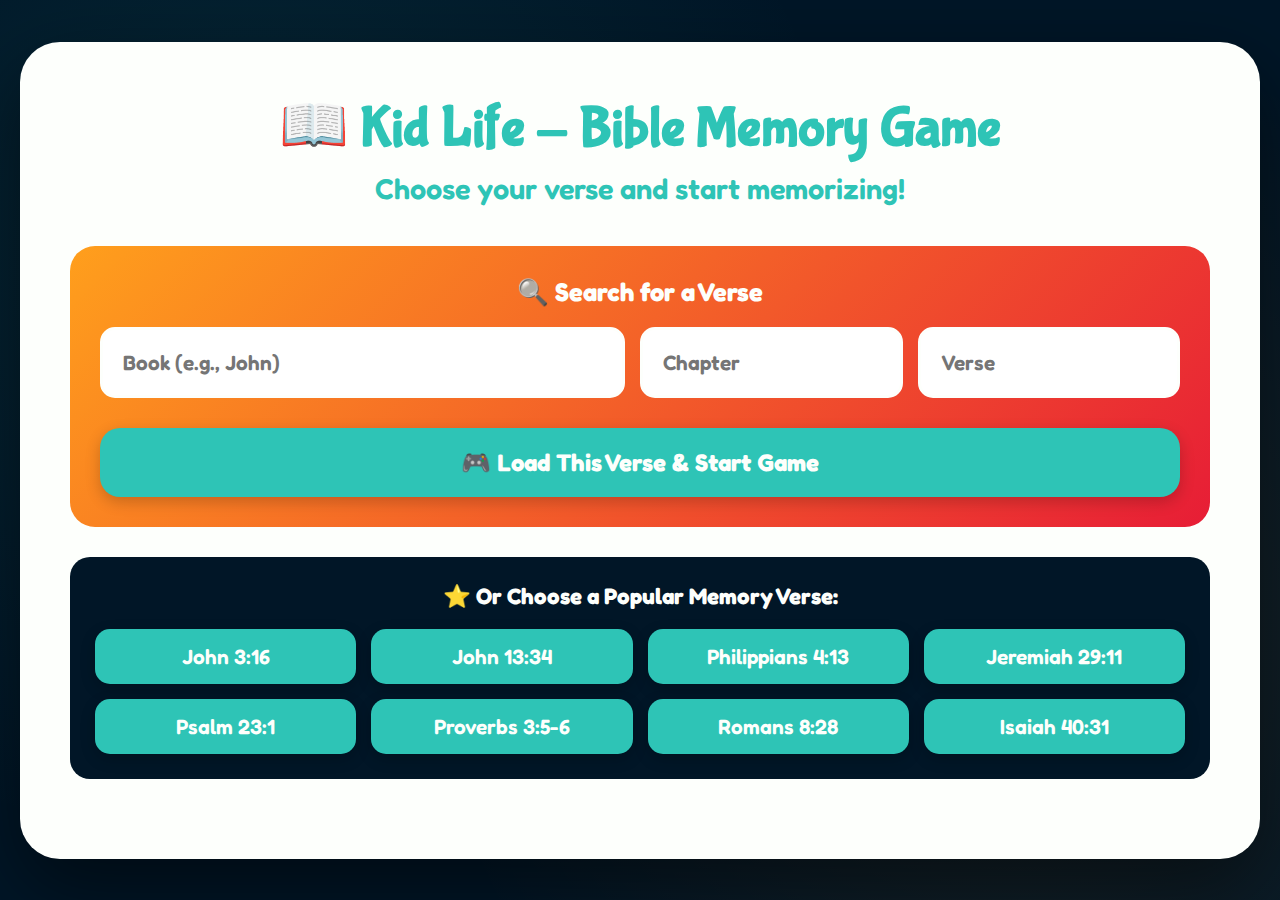
<file: bible-verse-game-API-v3.html>
<!DOCTYPE html>
<html lang="en">
<head>
    <meta charset="UTF-8">
    <meta name="viewport" content="width=device-width, initial-scale=1.0">
    <title>Bible Verse Memory Game</title>
    <link href="https://fonts.googleapis.com/css2?family=Fredoka:wght@400;600;700&family=Bubblegum+Sans&display=swap" rel="stylesheet">
    <style>
        :root {
            --midnight: #011627;
            --white: #fdfffc;
            --teal: #2ec4b6;
            --red: #e71d36;
            --orange: #ff9f1c;
        }

        * {
            margin: 0;
            padding: 0;
            box-sizing: border-box;
            -webkit-tap-highlight-color: transparent;
        }

        body {
            font-family: 'Fredoka', sans-serif;
            background: var(--midnight);
            min-height: 100vh;
            display: flex;
            align-items: center;
            justify-content: center;
            padding: 20px;
            overflow-x: hidden;
            position: relative;
        }

        /* Animated background pattern */
        body::before {
            content: '';
            position: absolute;
            top: 0;
            left: 0;
            right: 0;
            bottom: 0;
            background-image: 
                radial-gradient(circle at 20% 30%, rgba(46, 196, 182, 0.1) 0%, transparent 50%),
                radial-gradient(circle at 80% 70%, rgba(255, 159, 28, 0.1) 0%, transparent 50%),
                radial-gradient(circle at 50% 50%, rgba(231, 29, 54, 0.05) 0%, transparent 50%);
            animation: bgMove 20s ease-in-out infinite;
        }

        @keyframes bgMove {
            0%, 100% { transform: scale(1) rotate(0deg); }
            50% { transform: scale(1.1) rotate(5deg); }
        }

        .container {
            background: var(--white);
            border-radius: 40px;
            padding: 50px;
            max-width: 1400px;
            width: 100%;
            box-shadow: 0 30px 80px rgba(0, 0, 0, 0.5);
            position: relative;
            z-index: 1;
        }

        /* Selection Screen Styles */
        .selection-screen {
            display: block;
        }

        .selection-screen.hidden {
            display: none;
        }

        .game-screen {
            display: none;
        }

        .game-screen.active {
            display: block;
        }

        .header {
            text-align: center;
            margin-bottom: 40px;
        }

        .title {
            font-family: 'Bubblegum Sans', cursive;
            font-size: 3.5em;
            color: var(--teal);
            margin-bottom: 10px;
        }

        @keyframes titleBounce {
            0%, 100% { transform: translateY(0); }
            50% { transform: translateY(-5px); }
        }

        .subtitle {
            font-size: 1.8em;
            color: var(--teal);
            font-weight: 600;
            margin-bottom: 20px;
        }

        /* Verse Selection */
        .verse-selection {
            background: linear-gradient(135deg, var(--orange), var(--red));
            border-radius: 25px;
            padding: 30px;
            margin-bottom: 30px;
        }

        .selection-label {
            color: var(--white);
            font-size: 1.6em;
            margin-bottom: 20px;
            font-weight: 700;
            display: block;
            text-align: center;
        }

        .verse-input-group {
            display: grid;
            grid-template-columns: 2fr 1fr 1fr;
            gap: 15px;
            margin-bottom: 20px;
        }

        /* Book input autocomplete container */
        .book-input-container {
            position: relative;
        }

        .verse-input {
            padding: 20px;
            font-size: 1.3em;
            border: 3px solid var(--white);
            border-radius: 15px;
            font-family: 'Fredoka', sans-serif;
            font-weight: 600;
            width: 100%;
        }

        .verse-input:focus {
            outline: none;
            box-shadow: 0 0 0 4px rgba(253, 255, 252, 0.3);
        }

        /* Dropdown for book suggestions */
        .book-dropdown {
            position: absolute;
            top: 100%;
            left: 0;
            right: 0;
            background: var(--white);
            border: 3px solid var(--teal);
            border-radius: 15px;
            max-height: 300px;
            overflow-y: auto;
            z-index: 100;
            margin-top: 5px;
            display: none;
            box-shadow: 0 10px 30px rgba(0, 0, 0, 0.3);
        }

        .book-dropdown.show {
            display: block;
        }

        .book-option {
            padding: 15px 20px;
            cursor: pointer;
            font-size: 1.2em;
            font-weight: 600;
            color: var(--midnight);
            transition: all 0.2s;
            border-bottom: 2px solid rgba(46, 196, 182, 0.2);
        }

        .book-option:last-child {
            border-bottom: none;
        }

        .book-option:hover,
        .book-option.selected {
            background: var(--teal);
            color: var(--white);
        }

        /* Popular Verses */
        .popular-verses {
            background: var(--midnight);
            border-radius: 20px;
            padding: 25px;
            margin-bottom: 30px;
        }

        .popular-title {
            color: var(--white);
            font-size: 1.4em;
            margin-bottom: 20px;
            text-align: center;
            font-weight: 700;
        }

        .verse-grid {
            display: grid;
            grid-template-columns: repeat(auto-fit, minmax(250px, 1fr));
            gap: 15px;
        }

        .verse-option {
            background: var(--teal);
            color: var(--white);
            padding: 15px 20px;
            border-radius: 15px;
            border: none;
            font-size: 1.3em;
            font-weight: 600;
            cursor: pointer;
            transition: all 0.3s;
            font-family: 'Fredoka', sans-serif;
            box-shadow: 0 5px 15px rgba(0, 0, 0, 0.2);
        }

        .verse-option:hover {
            background: var(--orange);
            transform: translateY(-3px);
            box-shadow: 0 8px 20px rgba(0, 0, 0, 0.3);
        }

        .verse-option:active {
            transform: translateY(0);
        }

        /* Loading State */
        .loading {
            text-align: center;
            padding: 40px;
            font-size: 2em;
            color: var(--teal);
        }

        .spinner {
            border: 5px solid var(--white);
            border-top: 5px solid var(--teal);
            border-radius: 50%;
            width: 60px;
            height: 60px;
            animation: spin 1s linear infinite;
            margin: 20px auto;
        }

        @keyframes spin {
            0% { transform: rotate(0deg); }
            100% { transform: rotate(360deg); }
        }

        /* Error Message */
        .error-message {
            background: var(--red);
            color: var(--white);
            padding: 20px;
            border-radius: 15px;
            margin-bottom: 20px;
            font-size: 1.3em;
            font-weight: 600;
            text-align: center;
            display: none;
        }

        .error-message.show {
            display: block;
            animation: shake 0.5s;
        }

        @keyframes shake {
            0%, 100% { transform: translateX(0); }
            25% { transform: translateX(-10px); }
            75% { transform: translateX(10px); }
        }

        /* Game Stats */
        .stats {
            display: grid;
            grid-template-columns: repeat(3, 1fr);
            gap: 20px;
            margin-bottom: 30px;
        }

        .stat-card {
            background: linear-gradient(135deg, var(--teal), var(--orange));
            border-radius: 20px;
            padding: 20px;
            text-align: center;
            color: var(--white);
        }

        .stat-label {
            font-size: 1.2em;
            font-weight: 600;
            margin-bottom: 10px;
        }

        .stat-value {
            font-size: 2.5em;
            font-weight: 700;
            font-family: 'Bubblegum Sans', cursive;
        }

        /* Verse Display */
        .verse-display {
            background: var(--midnight);
            border-radius: 25px;
            padding: 40px;
            margin-bottom: 30px;
            min-height: 300px;
        }

        .verse-reference {
            color: var(--orange);
            font-size: 1.5em;
            font-weight: 700;
            text-align: center;
            margin-bottom: 30px;
        }

        .verse-text {
            color: var(--white);
            font-size: 1.8em;
            line-height: 1.8;
            text-align: center;
            font-weight: 600;
        }

        .word {
            display: inline-block;
            margin: 5px;
            padding: 10px 15px;
            border-radius: 12px;
            transition: all 0.3s;
        }

        .word.visible {
            color: var(--white);
            background: transparent;
        }

        .word.hidden {
            background: var(--teal);
            color: transparent;
            cursor: pointer;
            user-select: none;
        }

        .word.hidden:hover {
            background: var(--orange);
            transform: scale(1.1);
        }

        .word.revealed {
            background: var(--red);
            color: var(--white);
            animation: revealPop 0.5s;
        }

        @keyframes revealPop {
            0% { transform: scale(1); }
            50% { transform: scale(1.2); }
            100% { transform: scale(1); }
        }

        /* Game Controls */
        .game-controls {
            display: flex;
            gap: 20px;
            justify-content: center;
        }

        .btn {
            padding: 20px 40px;
            font-size: 1.5em;
            font-weight: 700;
            border: none;
            border-radius: 20px;
            cursor: pointer;
            font-family: 'Fredoka', sans-serif;
            transition: all 0.3s;
            box-shadow: 0 5px 15px rgba(0, 0, 0, 0.2);
        }

        .btn-primary {
            background: var(--teal);
            color: var(--white);
        }

        .btn-primary:hover {
            background: var(--orange);
            transform: translateY(-3px);
            box-shadow: 0 8px 20px rgba(0, 0, 0, 0.3);
        }

        .btn-secondary {
            background: var(--orange);
            color: var(--white);
        }

        .btn-secondary:hover {
            background: var(--red);
            transform: translateY(-3px);
            box-shadow: 0 8px 20px rgba(0, 0, 0, 0.3);
        }

        .btn:active {
            transform: translateY(0);
        }

        /* Level Complete Modal */
        .overlay {
            position: fixed;
            top: 0;
            left: 0;
            right: 0;
            bottom: 0;
            background: rgba(1, 22, 39, 0.9);
            display: none;
            z-index: 1000;
        }

        .overlay.show {
            display: block;
        }

        .level-complete {
            position: fixed;
            top: 50%;
            left: 50%;
            transform: translate(-50%, -50%) scale(0);
            background: var(--white);
            border-radius: 40px;
            padding: 60px;
            text-align: center;
            z-index: 1001;
            transition: transform 0.3s;
            box-shadow: 0 30px 80px rgba(0, 0, 0, 0.5);
        }

        .level-complete.show {
            transform: translate(-50%, -50%) scale(1);
        }

        .level-complete h2 {
            font-family: 'Bubblegum Sans', cursive;
            font-size: 3em;
            color: var(--teal);
            margin-bottom: 20px;
        }

        .level-complete p {
            font-size: 1.8em;
            color: var(--midnight);
            margin-bottom: 30px;
            font-weight: 600;
        }

        @media (max-width: 768px) {
            .container {
                padding: 30px;
            }

            .title {
                font-size: 2.5em;
            }

            .verse-input-group {
                grid-template-columns: 1fr;
            }

            .stats {
                grid-template-columns: 1fr;
            }

            .game-controls {
                flex-direction: column;
            }
        }
    </style>
</head>
<body>
    <div class="container">
        <!-- Selection Screen -->
        <div id="selectionScreen" class="selection-screen">
            <div class="header">
                <h1 class="title">📖 Kid Life - Bible Memory Game</h1>
                <p class="subtitle">Choose your verse and start memorizing!</p>
            </div>

            <div id="errorMessage" class="error-message"></div>
            <div id="loading" class="loading" style="display: none;">
                <div class="spinner"></div>
                <p>Loading verse...</p>
            </div>

            <div class="verse-selection">
                <span class="selection-label">🔍 Search for a Verse</span>
                <div class="verse-input-group">
                    <div class="book-input-container">
                        <input 
                            type="text" 
                            id="bookInput" 
                            class="verse-input" 
                            placeholder="Book (e.g., John)" 
                            autocomplete="off"
                        >
                        <div id="bookDropdown" class="book-dropdown"></div>
                    </div>
                    <input type="number" id="chapterInput" class="verse-input" placeholder="Chapter" min="1">
                    <input type="number" id="verseInput" class="verse-input" placeholder="Verse" min="1">
                </div>
                <button id="loadVerseBtn" class="btn btn-primary" style="width: 100%; margin-top: 10px;">
                    🎮 Load This Verse & Start Game
                </button>
            </div>

            <div class="popular-verses">
                <h3 class="popular-title">⭐ Or Choose a Popular Memory Verse:</h3>
                 <div class="verse-grid">
                    <button class="verse-option" data-ref="JHN.3.16">John 3:16</button>
                    <button class="verse-option" data-ref="JHN.13.34">John 13:34</button>
                    <button class="verse-option" data-ref="PHP.4.13">Philippians 4:13</button>
                    <button class="verse-option" data-ref="JER.29.11">Jeremiah 29:11</button>
                    <button class="verse-option" data-ref="PSA.23.1">Psalm 23:1</button>
                    <button class="verse-option" data-ref="PRO.3.5-6">Proverbs 3:5-6</button>
                    <button class="verse-option" data-ref="ROM.8.28">Romans 8:28</button>
                    <button class="verse-option" data-ref="ISA.40.31">Isaiah 40:31</button>
                </div>
            </div>
        </div>

        <!-- Game Screen -->
        <div id="gameScreen" class="game-screen">
            <div class="header">
                <h1 class="title">📖 Kid Life - Bible Memory Game</h1>
            </div>

            <div class="stats">
                <div class="stat-card">
                    <div class="stat-label">Level</div>
                    <div class="stat-value" id="level">1</div>
                </div>
                <div class="stat-card">
                    <div class="stat-label">Score</div>
                    <div class="stat-value" id="score">100</div>
                </div>
                <div class="stat-card">
                    <div class="stat-label">Words Left</div>
                    <div class="stat-value" id="wordsLeft">0</div>
                </div>
            </div>

            <div class="verse-display">
                <div id="verseReference" class="verse-reference"></div>
                <div id="verseWords" class="verse-text"></div>
            </div>

            <div class="game-controls">
                <button id="nextLevel" class="btn btn-primary">Next Level ➡️</button>
                <button id="tryAgain" class="btn btn-secondary">Try Again 🔄</button>
                <button id="changeVerse" class="btn btn-secondary">Change Verse 📖</button>
            </div>
        </div>

        <!-- Level Complete Modal -->
        <div id="overlay" class="overlay"></div>
        <div id="levelComplete" class="level-complete">
            <h2>🎉 Level Complete! 🎉</h2>
            <p>You completed Level <span id="completedLevel">1</span>!</p>
            <p>Final Score: <span id="finalScore">100</span></p>
            <button id="continueBtn" class="btn btn-primary">Continue to Next Level</button>
        </div>
    </div>

    <script>
        // Replace with your actual API.Bible key
        const DEFAULT_BIBLE_ID = '78a9f6124f344018-01'; // NIV   
        // 06125adad2d5898a-01 = World English Bible
        const API_KEY = 'Fo3jWbgd_jopCVaJ5SZ1l'; // Replace with your API key from scripture.api.bible

        // Game state
        let verseText = '';
        let words = [];
        let currentLevel = 1;
        let currentScore = 100;
        let hiddenWords = [];
        let revealedWords = new Set();
        let currentVerseReference = '';

        // Level configurations
        const levelConfigs = [
            { hiddenIndices: [], description: "Learn the verse!" },
            { hiddenIndices: [0, 4, 8, 12, 16, 20], description: "6 words hidden" },
            { hiddenIndices: [0, 2, 4, 6, 8, 10, 12, 14, 16, 18, 20, 22], description: "12 words hidden" },
            { hiddenIndices: [0, 1, 2, 4, 5, 6, 7, 9, 10, 11, 12, 13, 14, 15, 16, 17, 18, 20,23,26], description: "Almost all hidden!" },
            { hiddenIndices: Array.from({length: 50}, (_, i) => i), description: "All words hidden!" }
        ];

        // Bible books list for autocomplete
        const bibleBooks = [
            'Genesis', 'Exodus', 'Leviticus', 'Numbers', 'Deuteronomy',
            'Joshua', 'Judges', 'Ruth', '1 Samuel', '2 Samuel',
            '1 Kings', '2 Kings', '1 Chronicles', '2 Chronicles',
            'Ezra', 'Nehemiah', 'Esther', 'Job', 'Psalms', 'Proverbs',
            'Ecclesiastes', 'Song of Solomon', 'Isaiah', 'Jeremiah', 'Lamentations',
            'Ezekiel', 'Daniel', 'Hosea', 'Joel', 'Amos',
            'Obadiah', 'Jonah', 'Micah', 'Nahum', 'Habakkuk',
            'Zephaniah', 'Haggai', 'Zechariah', 'Malachi',
            'Matthew', 'Mark', 'Luke', 'John', 'Acts',
            'Romans', '1 Corinthians', '2 Corinthians', 'Galatians', 'Ephesians',
            'Philippians', 'Colossians', '1 Thessalonians', '2 Thessalonians',
            '1 Timothy', '2 Timothy', 'Titus', 'Philemon', 'Hebrews',
            'James', '1 Peter', '2 Peter', '1 John', '2 John',
            '3 John', 'Jude', 'Revelation'
        ];

        // Book abbreviations mapping
        const bookAbbreviations = {
            'genesis': 'GEN', 'gen': 'GEN',
            'exodus': 'EXO', 'exo': 'EXO', 'exod': 'EXO',
            'leviticus': 'LEV', 'lev': 'LEV',
            'numbers': 'NUM', 'num': 'NUM',
            'deuteronomy': 'DEU', 'deut': 'DEU', 'deu': 'DEU',
            'joshua': 'JOS', 'josh': 'JOS', 'jos': 'JOS',
            'judges': 'JDG', 'judg': 'JDG', 'jdg': 'JDG',
            'ruth': 'RUT', 'rut': 'RUT',
            '1 samuel': '1SA', '1samuel': '1SA', '1 sam': '1SA', '1sam': '1SA',
            '2 samuel': '2SA', '2samuel': '2SA', '2 sam': '2SA', '2sam': '2SA',
            '1 kings': '1KI', '1kings': '1KI', '1 ki': '1KI', '1ki': '1KI',
            '2 kings': '2KI', '2kings': '2KI', '2 ki': '2KI', '2ki': '2KI',
            '1 chronicles': '1CH', '1chronicles': '1CH', '1 chron': '1CH', '1chron': '1CH',
            '2 chronicles': '2CH', '2chronicles': '2CH', '2 chron': '2CH', '2chron': '2CH',
            'ezra': 'EZR', 'ezr': 'EZR',
            'nehemiah': 'NEH', 'neh': 'NEH',
            'esther': 'EST', 'est': 'EST',
            'job': 'JOB',
            'psalms': 'PSA', 'psalm': 'PSA', 'psa': 'PSA', 'ps': 'PSA',
            'proverbs': 'PRO', 'prov': 'PRO', 'pro': 'PRO',
            'ecclesiastes': 'ECC', 'eccl': 'ECC', 'ecc': 'ECC',
            'song of solomon': 'SNG', 'song': 'SNG', 'sos': 'SNG',
            'isaiah': 'ISA', 'isa': 'ISA',
            'jeremiah': 'JER', 'jer': 'JER',
            'lamentations': 'LAM', 'lam': 'LAM',
            'ezekiel': 'EZK', 'ezek': 'EZK', 'ezk': 'EZK',
            'daniel': 'DAN', 'dan': 'DAN',
            'hosea': 'HOS', 'hos': 'HOS',
            'joel': 'JOL', 'joel': 'JOL',
            'amos': 'AMO', 'amo': 'AMO',
            'obadiah': 'OBA', 'obad': 'OBA', 'oba': 'OBA',
            'jonah': 'JON', 'jon': 'JON',
            'micah': 'MIC', 'mic': 'MIC',
            'nahum': 'NAM', 'nah': 'NAM', 'nam': 'NAM',
            'habakkuk': 'HAB', 'hab': 'HAB',
            'zephaniah': 'ZEP', 'zeph': 'ZEP', 'zep': 'ZEP',
            'haggai': 'HAG', 'hag': 'HAG',
            'zechariah': 'ZEC', 'zech': 'ZEC', 'zec': 'ZEC',
            'malachi': 'MAL', 'mal': 'MAL',
            'matthew': 'MAT', 'matt': 'MAT', 'mat': 'MAT', 'mt': 'MAT',
            'mark': 'MRK', 'mrk': 'MRk', 'mk': 'MRK',
            'luke': 'LUK', 'luk': 'LUK', 'lk': 'LUK',
            'john': 'JHN', 'jhn': 'JHN', 'jn': 'JHN',
            'acts': 'ACT', 'act': 'ACT',
            'romans': 'ROM', 'rom': 'ROM',
            '1 corinthians': '1CO', '1corinthians': '1CO', '1 cor': '1CO', '1cor': '1CO',
            '2 corinthians': '2CO', '2corinthians': '2CO', '2 cor': '2CO', '2cor': '2CO',
            'galatians': 'GAL', 'gal': 'GAL',
            'ephesians': 'EPH', 'eph': 'EPH',
            'philippians': 'PHP', 'phil': 'PHP', 'php': 'PHP',
            'colossians': 'COL', 'col': 'COL',
            '1 thessalonians': '1TH', '1thessalonians': '1TH', '1 thess': '1TH', '1thess': '1TH',
            '2 thessalonians': '2TH', '2thessalonians': '2TH', '2 thess': '2TH', '2thess': '2TH',
            '1 timothy': '1TI', '1timothy': '1TI', '1 tim': '1TI', '1tim': '1TI',
            '2 timothy': '2TI', '2timothy': '2TI', '2 tim': '2TI', '2tim': '2TI',
            'titus': 'TIT', 'tit': 'TIT',
            'philemon': 'PHM', 'philem': 'PHM', 'phm': 'PHM',
            'hebrews': 'HEB', 'heb': 'HEB',
            'james': 'JAS', 'jas': 'JAS',
            '1 peter': '1PE', '1peter': '1PE', '1 pet': '1PE', '1pet': '1PE',
            '2 peter': '2PE', '2peter': '2PE', '2 pet': '2PE', '2pet': '2PE',
            '1 john': '1JN', '1john': '1JN',
            '2 john': '2JN', '2john': '2JN',
            '3 john': '3JN', '3john': '3JN',
            'jude': 'JUD', 'jud': 'JUD',
            'revelation': 'REV', 'rev': 'REV'
        };

        // Autocomplete variables
        let selectedBookIndex = -1;
        let filteredBooks = [];

        // Initialize event listeners
        const bookInput = document.getElementById('bookInput');
        const bookDropdown = document.getElementById('bookDropdown');

        bookInput.addEventListener('input', handleBookInput);
        bookInput.addEventListener('keydown', handleBookKeydown);
        bookInput.addEventListener('blur', () => {
            // Delay hiding to allow click on dropdown
            setTimeout(() => {
                bookDropdown.classList.remove('show');
            }, 200);
        });

        document.getElementById('loadVerseBtn').addEventListener('click', loadCustomVerse);
        document.querySelectorAll('.verse-option').forEach(btn => {
            btn.addEventListener('click', (e) => loadVerseByRef(e.target.dataset.ref));
        });
        document.getElementById('nextLevel').addEventListener('click', handleNextLevel);
        document.getElementById('tryAgain').addEventListener('click', tryAgain);
        document.getElementById('changeVerse').addEventListener('click', changeVerse);
        document.getElementById('continueBtn').addEventListener('click', continueToNextLevel);

        // Autocomplete functions
        function handleBookInput(e) {
            const searchTerm = e.target.value.toLowerCase().trim();
            
            if (searchTerm === '') {
                bookDropdown.classList.remove('show');
                return;
            }

            // Filter books that start with or contain the search term
            filteredBooks = bibleBooks.filter(book => 
                book.toLowerCase().includes(searchTerm)
            );

            if (filteredBooks.length > 0) {
                displayBookDropdown(filteredBooks);
                selectedBookIndex = -1;
            } else {
                bookDropdown.classList.remove('show');
            }
        }

        function displayBookDropdown(books) {
            bookDropdown.innerHTML = '';
            
            books.forEach((book, index) => {
                const option = document.createElement('div');
                option.className = 'book-option';
                option.textContent = book;
                option.addEventListener('click', () => selectBook(book));
                bookDropdown.appendChild(option);
            });

            bookDropdown.classList.add('show');
        }

        function handleBookKeydown(e) {
            const options = bookDropdown.querySelectorAll('.book-option');
            
            if (!bookDropdown.classList.contains('show') || options.length === 0) {
                return;
            }

            switch(e.key) {
                case 'ArrowDown':
                    e.preventDefault();
                    selectedBookIndex = Math.min(selectedBookIndex + 1, options.length - 1);
                    updateSelectedOption(options);
                    break;
                
                case 'ArrowUp':
                    e.preventDefault();
                    selectedBookIndex = Math.max(selectedBookIndex - 1, 0);
                    updateSelectedOption(options);
                    break;
                
                case 'Enter':
                    e.preventDefault();
                    if (selectedBookIndex >= 0 && selectedBookIndex < filteredBooks.length) {
                        selectBook(filteredBooks[selectedBookIndex]);
                    }
                    break;
                
                case 'Escape':
                    bookDropdown.classList.remove('show');
                    break;
            }
        }

        function updateSelectedOption(options) {
            options.forEach((option, index) => {
                if (index === selectedBookIndex) {
                    option.classList.add('selected');
                    option.scrollIntoView({ block: 'nearest' });
                } else {
                    option.classList.remove('selected');
                }
            });
        }

        function selectBook(bookName) {
            bookInput.value = bookName;
            bookDropdown.classList.remove('show');
            document.getElementById('chapterInput').focus();
        }

        // API Functions
        async function fetchVerse(verseId) {
            if (!API_KEY || API_KEY === 'API_KEY') {
                showError('API key not configured. Please add your API key to the code.');
                return null;
            }

            showLoading(true);

            try {
                const response = await fetch(
                    `https://rest.api.bible/v1/bibles/${DEFAULT_BIBLE_ID}/verses/${verseId}?content-type=html&include-notes=false&include-titles=false&include-chapter-numbers=false&include-verse-numbers=false&include-verse-spans=false&use-org-id=false`,
                    {
                        headers: {
                            'api-key': API_KEY
                        }
                    }
                );

                if (!response.ok) {
                    throw new Error(`API Error: ${response.status}`);
                }

                const data = await response.json();
                showLoading(false);
                return data.data;
            } catch (error) {
                showLoading(false);
                showError(`Error loading verse: ${error.message}. Make sure your API key is correct.`);
                return null;
            }
        }

        function convertToVerseId(book, chapter, verse) {
            const bookKey = book.toLowerCase().trim();
            const bookCode = bookAbbreviations[bookKey];
            
            if (!bookCode) {
                showError(`Book "${book}" not recognized. Try using the full name like "John" or "Genesis"`);
                return null;
            }

            return `${bookCode}.${chapter}.${verse}`;
        }

        async function loadCustomVerse() {
            const book = document.getElementById('bookInput').value.trim();
            const chapter = document.getElementById('chapterInput').value.trim();
            const verse = document.getElementById('verseInput').value.trim();

            if (!book || !chapter || !verse) {
                showError('Please enter a book, chapter, and verse number');
                return;
            }

            const verseId = convertToVerseId(book, chapter, verse);
            if (!verseId) return;

            await loadVerseByRef(verseId);
        }

        async function loadVerseByRef(verseRef) {
            const verseData = await fetchVerse(verseRef);
            if (!verseData) return;

            // Extract text and clean it
            const tempDiv = document.createElement('div');
            tempDiv.innerHTML = verseData.content;
            verseText = tempDiv.textContent.trim();
            
            // Remove verse numbers and extra whitespace
            verseText = verseText.replace(/\[\d+\]/g, '').replace(/\s+/g, ' ').trim();
            
            currentVerseReference = verseData.reference;
            words = verseText.split(' ');

            // Start game
            startGame();
        }

        function startGame() {
            document.getElementById('selectionScreen').classList.add('hidden');
            document.getElementById('gameScreen').classList.add('active');
            document.getElementById('verseReference').textContent = currentVerseReference;
            
            currentLevel = 1;
            currentScore = 100;
            initGame();
        }

        function changeVerse() {
            document.getElementById('gameScreen').classList.remove('active');
            document.getElementById('selectionScreen').classList.remove('hidden');
            
            // Reset inputs
            document.getElementById('bookInput').value = '';
            document.getElementById('chapterInput').value = '';
            document.getElementById('verseInput').value = '';
        }

        function showError(message) {
            const errorDiv = document.getElementById('errorMessage');
            errorDiv.textContent = message;
            errorDiv.classList.add('show');
            setTimeout(() => {
                errorDiv.classList.remove('show');
            }, 5000);
        }

        function showLoading(show) {
            document.getElementById('loading').style.display = show ? 'block' : 'none';
        }

        // Game Functions
        function initGame() {
            renderVerse();
            updateStats();
        }

        function renderVerse() {
            const container = document.getElementById('verseWords');
            container.innerHTML = '';
            
            const config = levelConfigs[Math.min(currentLevel - 1, levelConfigs.length - 1)];
            hiddenWords = config.hiddenIndices.slice(0, words.length);
            revealedWords.clear();
            
            words.forEach((word, index) => {
                const wordSpan = document.createElement('span');
                wordSpan.textContent = word;
                wordSpan.classList.add('word');
                
                if (hiddenWords.includes(index)) {
                    wordSpan.classList.add('hidden');
                    wordSpan.dataset.index = index;
                    wordSpan.addEventListener('click', () => revealWord(wordSpan, index));
                } else {
                    wordSpan.classList.add('visible');
                }
                
                container.appendChild(wordSpan);
            });
            
            updateWordsLeft();
        }

        function revealWord(wordSpan, index) {
            if (revealedWords.has(index)) return;
            
            wordSpan.classList.remove('hidden');
            wordSpan.classList.add('revealed');
            revealedWords.add(index);
            
            currentScore = Math.max(0, currentScore - 5);
            updateStats();
            
            wordSpan.style.animation = 'none';
            setTimeout(() => {
                wordSpan.style.animation = '';
            }, 10);
        }

        function updateStats() {
            document.getElementById('level').textContent = currentLevel;
            document.getElementById('score').textContent = currentScore;
            updateWordsLeft();
        }

        function updateWordsLeft() {
            const wordsLeft = hiddenWords.length - revealedWords.size;
            document.getElementById('wordsLeft').textContent = wordsLeft;
        }

        function showLevelComplete() {
            document.getElementById('completedLevel').textContent = currentLevel;
            document.getElementById('finalScore').textContent = currentScore;
            document.getElementById('overlay').classList.add('show');
            document.getElementById('levelComplete').classList.add('show');
        }

        function hideLevelComplete() {
            document.getElementById('overlay').classList.remove('show');
            document.getElementById('levelComplete').classList.remove('show');
        }

        function handleNextLevel() {
            if (currentLevel < levelConfigs.length) {
                showLevelComplete();
            } else {
                alert('🎉 Congratulations! You completed all levels! 🎉');
            }
        }

        function continueToNextLevel() {
            hideLevelComplete();
            currentLevel++;
            currentScore = 100;
            renderVerse();
            updateStats();
            
            if (currentLevel > levelConfigs.length) {
                alert('🎊 Amazing! You finished the entire game! 🎊');
                currentLevel = 1;
                currentScore = 100;
                renderVerse();
                updateStats();
            }
        }

        function tryAgain() {
            currentScore = 100;
            revealedWords.clear();
            renderVerse();
            updateStats();
        }
    </script>
</body>
</html>
</file>
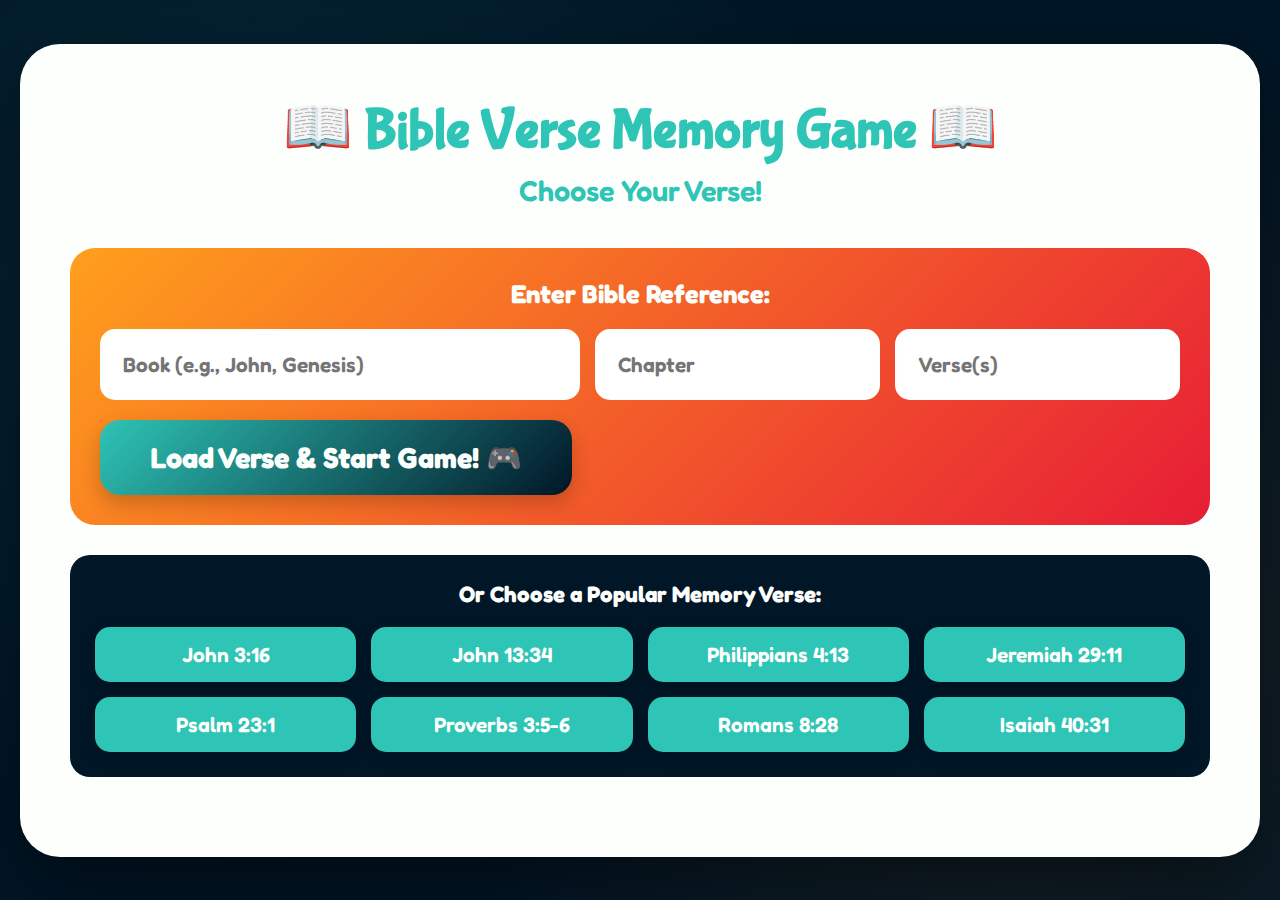
<file: bible-verse-game-v3.html>
<!DOCTYPE html>
<html lang="en">
<head>
    <meta charset="UTF-8">
    <meta name="viewport" content="width=device-width, initial-scale=1.0">
    <title>Bible Verse Memory Game</title>
    <link href="https://fonts.googleapis.com/css2?family=Fredoka:wght@400;600;700&family=Bubblegum+Sans&display=swap" rel="stylesheet">
    <style>
        :root {
            --midnight: #011627;
            --white: #fdfffc;
            --teal: #2ec4b6;
            --red: #e71d36;
            --orange: #ff9f1c;
        }

        * {
            margin: 0;
            padding: 0;
            box-sizing: border-box;
            -webkit-tap-highlight-color: transparent;
        }

        body {
            font-family: 'Fredoka', sans-serif;
            background: var(--midnight);
            min-height: 100vh;
            display: flex;
            align-items: center;
            justify-content: center;
            padding: 20px;
            overflow-x: hidden;
            position: relative;
        }

        /* Animated background pattern */
        body::before {
            content: '';
            position: absolute;
            top: 0;
            left: 0;
            right: 0;
            bottom: 0;
            background-image: 
                radial-gradient(circle at 20% 30%, rgba(46, 196, 182, 0.1) 0%, transparent 50%),
                radial-gradient(circle at 80% 70%, rgba(255, 159, 28, 0.1) 0%, transparent 50%),
                radial-gradient(circle at 50% 50%, rgba(231, 29, 54, 0.05) 0%, transparent 50%);
            animation: bgMove 20s ease-in-out infinite;
        }

        @keyframes bgMove {
            0%, 100% { transform: scale(1) rotate(0deg); }
            50% { transform: scale(1.1) rotate(5deg); }
        }

        .container {
            background: var(--white);
            border-radius: 40px;
            padding: 50px;
            max-width: 1400px;
            width: 100%;
            box-shadow: 0 30px 80px rgba(0, 0, 0, 0.5);
            position: relative;
            z-index: 1;
        }

        /* Selection Screen Styles */
        .selection-screen {
            display: block;
        }

        .selection-screen.hidden {
            display: none;
        }

        .game-screen {
            display: none;
        }

        .game-screen.active {
            display: block;
        }

        .header {
            text-align: center;
            margin-bottom: 40px;
        }

        .title {
            font-family: 'Bubblegum Sans', cursive;
            font-size: 3.5em;
            color: var(--teal);
            margin-bottom: 10px;
        }

        @keyframes titleBounce {
            0%, 100% { transform: translateY(0); }
            50% { transform: translateY(-5px); }
        }

        .subtitle {
            font-size: 1.8em;
            color: var(--teal);
            font-weight: 600;
            margin-bottom: 20px;
        }

        /* Verse Selection */
        .verse-selection {
            background: linear-gradient(135deg, var(--orange), var(--red));
            border-radius: 25px;
            padding: 30px;
            margin-bottom: 30px;
        }

        .selection-label {
            color: var(--white);
            font-size: 1.6em;
            margin-bottom: 20px;
            font-weight: 700;
            display: block;
            text-align: center;
        }

        .verse-input-group {
            display: grid;
            grid-template-columns: 2fr 1fr 1fr;
            gap: 15px;
            margin-bottom: 20px;
        }

        .verse-input {
            padding: 20px;
            font-size: 1.3em;
            border: 3px solid var(--white);
            border-radius: 15px;
            font-family: 'Fredoka', sans-serif;
            font-weight: 600;
        }

        .verse-input:focus {
            outline: none;
            box-shadow: 0 0 0 4px rgba(253, 255, 252, 0.3);
        }

        /* Popular Verses */
        .popular-verses {
            background: var(--midnight);
            border-radius: 20px;
            padding: 25px;
            margin-bottom: 30px;
        }

        .popular-title {
            color: var(--white);
            font-size: 1.4em;
            margin-bottom: 20px;
            text-align: center;
            font-weight: 700;
        }

        .verse-grid {
            display: grid;
            grid-template-columns: repeat(auto-fit, minmax(250px, 1fr));
            gap: 15px;
        }

        .verse-option {
            background: var(--teal);
            color: var(--white);
            padding: 15px 20px;
            border-radius: 15px;
            border: none;
            font-size: 1.3em;
            font-weight: 600;
            cursor: pointer;
            transition: all 0.3s;
            font-family: 'Fredoka', sans-serif;
            box-shadow: 0 5px 15px rgba(0, 0, 0, 0.2);
        }

        .verse-option:hover {
            background: var(--orange);
            transform: translateY(-3px);
            box-shadow: 0 8px 20px rgba(0, 0, 0, 0.3);
        }

        .verse-option:active {
            transform: translateY(0);
        }

        /* Loading State */
        .loading {
            text-align: center;
            padding: 40px;
            font-size: 2em;
            color: var(--teal);
        }

        .spinner {
            border: 5px solid var(--white);
            border-top: 5px solid var(--teal);
            border-radius: 50%;
            width: 60px;
            height: 60px;
            animation: spin 1s linear infinite;
            margin: 20px auto;
        }

        @keyframes spin {
            0% { transform: rotate(0deg); }
            100% { transform: rotate(360deg); }
        }

        /* Error Message */
        .error-message {
            background: var(--red);
            color: var(--white);
            padding: 20px;
            border-radius: 15px;
            margin-bottom: 20px;
            font-size: 1.3em;
            font-weight: 600;
            text-align: center;
            display: none;
        }

        .error-message.show {
            display: block;
            animation: shake 0.5s;
        }

        @keyframes shake {
            0%, 100% { transform: translateX(0); }
            25% { transform: translateX(-10px); }
            75% { transform: translateX(10px); }
        }

        /* Game Stats */
        .stats {
            display: flex;
            justify-content: space-around;
            margin-bottom: 30px;
            gap: 20px;
            flex-wrap: wrap;
        }

        .stat-box {
            background: linear-gradient(135deg, var(--teal), var(--midnight));
            color: var(--white);
            padding: 20px 40px;
            border-radius: 20px;
            font-size: 1.6em;
            font-weight: 600;
            min-width: 200px;
            text-align: center;
            box-shadow: 0 8px 20px rgba(46, 196, 182, 0.4);
            transition: transform 0.2s;
        }

        .stat-box:hover {
            transform: scale(1.05);
        }

        .stat-label {
            font-size: 0.7em;
            opacity: 0.9;
            margin-bottom: 5px;
        }

        .stat-value {
            font-size: 1.5em;
            font-weight: 700;
        }

        .verse-reference {
            font-size: 1.8em;
            color: var(--red);
            font-weight: 700;
            margin-bottom: 20px;
            text-align: center;
        }

        .verse-container {
            background: linear-gradient(135deg, rgba(46, 196, 182, 0.1), rgba(255, 159, 28, 0.1));
            border-radius: 30px;
            padding: 50px;
            margin-bottom: 30px;
            min-height: 300px;
            display: flex;
            align-items: center;
            justify-content: center;
            border: 5px solid var(--teal);
        }

        .verse-words {
            display: flex;
            flex-wrap: wrap;
            gap: 15px;
            justify-content: center;
            font-size: 2.5em;
            line-height: 1.6;
        }

        .word {
            padding: 15px 25px;
            border-radius: 15px;
            font-weight: 600;
            transition: all 0.3s ease;
            cursor: pointer;
            user-select: none;
            position: relative;
        }

        .word.visible {
            background: rgba(46, 196, 182, 0.3);
            color: var(--midnight);
        }

        .word.hidden {
            background: var(--orange);
            color: transparent;
            box-shadow: 0 5px 15px rgba(255, 159, 28, 0.5);
            animation: pulse 2s infinite;
        }

        .word.hidden:hover {
            transform: scale(1.1);
            box-shadow: 0 8px 25px rgba(255, 159, 28, 0.7);
        }

        .word.hidden:active {
            transform: scale(0.95);
        }

        .word.revealed {
            background: var(--red);
            color: var(--white);
            animation: reveal 0.5s ease;
        }

        @keyframes pulse {
            0%, 100% { transform: scale(1); }
            50% { transform: scale(1.05); }
        }

        @keyframes reveal {
            0% { transform: scale(0.8); opacity: 0; }
            50% { transform: scale(1.1); }
            100% { transform: scale(1); opacity: 1; }
        }

        .word.hidden::after {
            content: '?';
            position: absolute;
            top: 50%;
            left: 50%;
            transform: translate(-50%, -50%);
            color: var(--white);
            font-size: 1.2em;
            font-weight: 700;
        }

        .controls {
            display: flex;
            justify-content: center;
            gap: 20px;
            flex-wrap: wrap;
        }

        .btn {
            padding: 20px 50px;
            font-size: 1.8em;
            font-weight: 700;
            border: none;
            border-radius: 20px;
            cursor: pointer;
            transition: all 0.3s ease;
            font-family: 'Fredoka', sans-serif;
            box-shadow: 0 8px 20px rgba(0, 0, 0, 0.2);
            min-width: 220px;
        }

        .btn:hover {
            transform: translateY(-3px);
            box-shadow: 0 12px 30px rgba(0, 0, 0, 0.3);
        }

        .btn:active {
            transform: translateY(0);
        }

        .btn-primary {
            background: linear-gradient(135deg, var(--teal), var(--midnight));
            color: var(--white);
        }

        .btn-secondary {
            background: linear-gradient(135deg, var(--orange), var(--red));
            color: var(--white);
        }

        .btn-danger {
            background: var(--midnight);
            color: var(--white);
            border: 3px solid var(--red);
        }

        .instructions {
            background: var(--orange);
            border: 4px solid var(--red);
            border-radius: 20px;
            padding: 25px;
            margin-bottom: 30px;
            font-size: 1.6em;
            text-align: center;
            color: var(--white);
            font-weight: 600;
        }

        .level-complete {
            position: fixed;
            top: 50%;
            left: 50%;
            transform: translate(-50%, -50%) scale(0);
            background: var(--white);
            padding: 60px;
            border-radius: 40px;
            box-shadow: 0 30px 80px rgba(0, 0, 0, 0.4);
            text-align: center;
            z-index: 1000;
            transition: transform 0.5s ease;
            border: 5px solid var(--teal);
        }

        .level-complete.show {
            transform: translate(-50%, -50%) scale(1);
        }

        .level-complete h2 {
            font-size: 3.5em;
            color: var(--teal);
            margin-bottom: 20px;
            font-family: 'Bubblegum Sans', cursive;
        }

        .level-complete p {
            font-size: 2em;
            color: var(--midnight);
            margin-bottom: 30px;
        }

        .stars {
            font-size: 5em;
            margin: 20px 0;
            animation: sparkle 1s ease-in-out infinite;
        }

        @keyframes sparkle {
            0%, 100% { transform: scale(1); }
            50% { transform: scale(1.2); }
        }

        .overlay {
            position: fixed;
            top: 0;
            left: 0;
            width: 100%;
            height: 100%;
            background: rgba(1, 22, 39, 0.8);
            z-index: 999;
            display: none;
        }

        .overlay.show {
            display: block;
        }

        @media (max-width: 1200px) {
            .verse-words {
                font-size: 2em;
            }
            
            .title {
                font-size: 2.5em;
            }

            .verse-input-group {
                grid-template-columns: 1fr;
            }
        }

        /* Rickroll Modal Styles */
        .rickroll-modal {
            max-width: 700px;
        }

        .rickroll-modal iframe {
            width: 100%;
            height: 315px;
            border-radius: 20px;
            margin: 20px 0;
        }

        @media (max-width: 768px) {
            .rickroll-modal iframe {
                height: 200px;
            }
        }
    </style>
</head>
<body>
    <div class="container">
        <!-- Selection Screen -->
        <div class="selection-screen" id="selectionScreen">
            <div class="header">
                <h1 class="title">📖 Bible Verse Memory Game 📖</h1>
                <div class="subtitle">Choose Your Verse!</div>
            </div>

            <div class="error-message" id="errorMessage"></div>

            <div class="verse-selection">
                <label class="selection-label">Enter Bible Reference:</label>
                <div class="verse-input-group">
                    <input 
                        type="text" 
                        id="bookInput" 
                        class="verse-input" 
                        placeholder="Book (e.g., John, Genesis)"
                    >
                    <input 
                        type="number" 
                        id="chapterInput" 
                        class="verse-input" 
                        placeholder="Chapter"
                        min="1"
                    >
                    <input 
                        type="text" 
                        id="verseInput" 
                        class="verse-input" 
                        placeholder="Verse(s)"
                    >
                </div>
                <button class="btn btn-primary" id="loadVerseBtn">Load Verse & Start Game! 🎮</button>
            </div>

            <div class="popular-verses">
                <div class="popular-title">Or Choose a Popular Memory Verse:</div>
                <div class="verse-grid">
                    <button class="verse-option" data-ref="JHN.3.16">John 3:16</button>
                    <button class="verse-option" data-ref="JHN.13.34">John 13:34</button>
                    <button class="verse-option" data-ref="PHP.4.13">Philippians 4:13</button>
                    <button class="verse-option" data-ref="JER.29.11">Jeremiah 29:11</button>
                    <button class="verse-option" data-ref="PSA.23.1">Psalm 23:1</button>
                    <button class="verse-option" data-ref="PRO.3.5-6">Proverbs 3:5-6</button>
                    <button class="verse-option" data-ref="ROM.8.28">Romans 8:28</button>
                    <button class="verse-option" data-ref="ISA.40.31">Isaiah 40:31</button>
                </div>
            </div>
        </div>

        <!-- Game Screen -->
        <div class="game-screen" id="gameScreen">
            <div class="header">
                <h1 class="title">📖 Bible Verse Memory Game 📖</h1>
                <div class="verse-reference" id="verseReference"></div>
            </div>

            <div class="instructions">
                Tap the orange boxes to see the words! Try to say the whole verse without clicking! 🌟
            </div>

            <div class="stats">
                <div class="stat-box">
                    <div class="stat-label">Level</div>
                    <div class="stat-value" id="level">1</div>
                </div>
                <div class="stat-box">
                    <div class="stat-label">Score</div>
                    <div class="stat-value" id="score">100</div>
                </div>
                <div class="stat-box">
                    <div class="stat-label">Words Left</div>
                    <div class="stat-value" id="wordsLeft">0</div>
                </div>
            </div>

            <div class="verse-container">
                <div class="verse-words" id="verseWords"></div>
            </div>

            <div class="controls">
                <button class="btn btn-primary" id="nextLevel">Next Level ➜</button>
                <button class="btn btn-secondary" id="tryAgain">Try Again 🔄</button>
                <button class="btn btn-danger" id="changeVerse">Change Verse 📖</button>
            </div>
        </div>

        <div class="loading" id="loading" style="display: none;">
            <div class="spinner"></div>
            Loading verse...
        </div>
    </div>

    <div class="overlay" id="overlay"></div>
    <div class="level-complete" id="levelComplete">
        <div class="stars">⭐⭐⭐</div>
        <h2>Amazing Job!</h2>
        <p>You completed Level <span id="completedLevel"></span>!</p>
        <p>Your Score: <span id="finalScore"></span> points</p>
        <button class="btn btn-primary" id="continueBtn">Continue! 🎉</button>
    </div>

    <!-- Rickroll Modal -->
    <div class="overlay" id="rickrollOverlay"></div>
    <div class="level-complete rickroll-modal" id="rickrollModal">
        <h2>😱 Oh No! You're Out of Points! 😱</h2>
        <p>You've been RICKROLLED! 🎵</p>
        <iframe 
            id="rickrollVideo"
            width="560" 
            height="315" 
            src="" 
            frameborder="0" 
            allow="autoplay; encrypted-media" 
            allowfullscreen>
        </iframe>
        <button class="btn btn-primary" id="closeRickroll">
            I've Learned My Lesson 😅
        </button>
    </div>

    <script>
        // API Configuration
        const DEFAULT_BIBLE_ID = '78a9f6124f344018-01'; // NIV   
        // 06125adad2d5898a-01 = World English Bible
        const API_KEY = 'Fo3jWbgd_jopCVaJ5SZ1l'; // Replace with your API key from scripture.api.bible
        
        // Game state
        let verseText = '';
        let words = [];
        let currentLevel = 1;
        let currentScore = 100;
        let hiddenWords = [];
        let revealedWords = new Set();
        let currentVerseReference = '';
        
        // Level configurations
        const levelConfigs = [
            { hiddenIndices: [], description: "Learn the verse!" },
            { hiddenIndices: [0, 4, 8, 12, 16, 20], description: "6 words hidden" },
            { hiddenIndices: [0, 2, 4, 6, 8, 10, 12, 14, 16, 18, 20, 22], description: "12 words hidden" },
            { hiddenIndices: [0, 1, 2, 3, 4, 5, 6, 7, 8, 9, 10, 11, 12, 13, 14, 15, 16, 17, 18], description: "Almost all hidden!" },
            { hiddenIndices: Array.from({length: 50}, (_, i) => i), description: "All words hidden!" }
        ];

        // Book abbreviation mapping
        const bookAbbreviations = {
            'genesis': 'GEN', 'gen': 'GEN',
            'exodus': 'EXO', 'exo': 'EXO',
            'leviticus': 'LEV', 'lev': 'LEV',
            'numbers': 'NUM', 'num': 'NUM',
            'deuteronomy': 'DEU', 'deu': 'DEU', 'deut': 'DEU',
            'joshua': 'JOS', 'josh': 'JOS',
            'judges': 'JDG', 'judg': 'JDG',
            'ruth': 'RUT',
            '1 samuel': '1SA', '1samuel': '1SA', '1 sam': '1SA', '1sam': '1SA',
            '2 samuel': '2SA', '2samuel': '2SA', '2 sam': '2SA', '2sam': '2SA',
            '1 kings': '1KI', '1kings': '1KI',
            '2 kings': '2KI', '2kings': '2KI',
            'psalms': 'PSA', 'psalm': 'PSA', 'psa': 'PSA', 'ps': 'PSA',
            'proverbs': 'PRO', 'prov': 'PRO',
            'isaiah': 'ISA', 'isa': 'ISA',
            'jeremiah': 'JER', 'jer': 'JER',
            'matthew': 'MAT', 'matt': 'MAT', 'mat': 'MAT',
            'mark': 'MRK',
            'luke': 'LUK',
            'john': 'JHN', 'jhn': 'JHN',
            'acts': 'ACT',
            'romans': 'ROM', 'rom': 'ROM',
            'philippians': 'PHP', 'phil': 'PHP',
            '1 corinthians': '1CO', '1corinthians': '1CO', '1 cor': '1CO', '1cor': '1CO',
            '2 corinthians': '2CO', '2corinthians': '2CO', '2 cor': '2CO', '2cor': '2CO',
            'galatians': 'GAL', 'gal': 'GAL',
            'ephesians': 'EPH', 'eph': 'EPH',
            'colossians': 'COL', 'col': 'COL',
            '1 thessalonians': '1TH', '1thessalonians': '1TH', '1 thess': '1TH', '1thess': '1TH',
            '2 thessalonians': '2TH', '2thessalonians': '2TH', '2 thess': '2TH', '2thess': '2TH',
            '1 timothy': '1TI', '1timothy': '1TI', '1 tim': '1TI', '1tim': '1TI',
            '2 timothy': '2TI', '2timothy': '2TI', '2 tim': '2TI', '2tim': '2TI',
            'hebrews': 'HEB', 'heb': 'HEB',
            'james': 'JAS', 'jas': 'JAS',
            '1 peter': '1PE', '1peter': '1PE', '1 pet': '1PE', '1pet': '1PE',
            '2 peter': '2PE', '2peter': '2PE', '2 pet': '2PE', '2pet': '2PE',
            '1 john': '1JN', '1john': '1JN',
            '2 john': '2JN', '2john': '2JN',
            '3 john': '3JN', '3john': '3JN',
            'revelation': 'REV', 'rev': 'REV'
        };

        // Initialize event listeners
        document.getElementById('loadVerseBtn').addEventListener('click', loadCustomVerse);
        document.querySelectorAll('.verse-option').forEach(btn => {
            btn.addEventListener('click', (e) => loadVerseByRef(e.target.dataset.ref));
        });
        document.getElementById('nextLevel').addEventListener('click', handleNextLevel);
        document.getElementById('tryAgain').addEventListener('click', tryAgain);
        document.getElementById('changeVerse').addEventListener('click', changeVerse);
        document.getElementById('continueBtn').addEventListener('click', continueToNextLevel);
        document.getElementById('closeRickroll').addEventListener('click', closeRickroll);

        // API Functions
        async function fetchVerse(verseId) {
            if (!API_KEY || API_KEY === 'API_KEY') {
                showError('API key not configured. Please add your API key to the code.');
                return null;
            }

            showLoading(true);

            try {
                const response = await fetch(
                    `https://rest.api.bible/v1/bibles/${DEFAULT_BIBLE_ID}/verses/${verseId}?content-type=html&include-notes=false&include-titles=true&include-chapter-numbers=false&include-verse-numbers=false&include-verse-spans=false&use-org-id=false`,
                    {
                        headers: {
                            'api-key': API_KEY
                        }
                    }
                );

                if (!response.ok) {
                    throw new Error(`API Error: ${response.status}`);
                }

                const data = await response.json();
                showLoading(false);
                return data.data;
            } catch (error) {
                showLoading(false);
                showError(`Error loading verse: ${error.message}. Make sure your API key is correct.`);
                return null;
            }
        }

        function convertToVerseId(book, chapter, verse) {
            const bookKey = book.toLowerCase().trim();
            const bookCode = bookAbbreviations[bookKey];
            
            if (!bookCode) {
                showError(`Book "${book}" not recognized. Try using the full name like "John" or "Genesis"`);
                return null;
            }

            return `${bookCode}.${chapter}.${verse}`;
        }

        async function loadCustomVerse() {
            const book = document.getElementById('bookInput').value.trim();
            const chapter = document.getElementById('chapterInput').value.trim();
            const verse = document.getElementById('verseInput').value.trim();

            if (!book || !chapter || !verse) {
                showError('Please enter a book, chapter, and verse number');
                return;
            }

            const verseId = convertToVerseId(book, chapter, verse);
            if (!verseId) return;

            await loadVerseByRef(verseId);
        }

        async function loadVerseByRef(verseRef) {
            const verseData = await fetchVerse(verseRef);
            if (!verseData) return;

            // Extract text and clean it
            const tempDiv = document.createElement('div');
            tempDiv.innerHTML = verseData.content;
            verseText = tempDiv.textContent.trim();
            
            // Remove verse numbers and extra whitespace
            verseText = verseText.replace(/\[\d+\]/g, '').replace(/\s+/g, ' ').trim();
            
            currentVerseReference = verseData.reference;
            words = verseText.split(' ');

            // Start game
            startGame();
        }

        function startGame() {
            document.getElementById('selectionScreen').classList.add('hidden');
            document.getElementById('gameScreen').classList.add('active');
            document.getElementById('verseReference').textContent = currentVerseReference;
            
            currentLevel = 1;
            currentScore = 100;
            initGame();
        }

        function changeVerse() {
            document.getElementById('gameScreen').classList.remove('active');
            document.getElementById('selectionScreen').classList.remove('hidden');
            
            // Reset inputs
            document.getElementById('bookInput').value = '';
            document.getElementById('chapterInput').value = '';
            document.getElementById('verseInput').value = '';
        }

        function showError(message) {
            const errorDiv = document.getElementById('errorMessage');
            errorDiv.textContent = message;
            errorDiv.classList.add('show');
            setTimeout(() => {
                errorDiv.classList.remove('show');
            }, 5000);
        }

        function showLoading(show) {
            document.getElementById('loading').style.display = show ? 'block' : 'none';
        }

        // Game Functions
        function initGame() {
            renderVerse();
            updateStats();
        }

        function renderVerse() {
            const container = document.getElementById('verseWords');
            container.innerHTML = '';
            
            const config = levelConfigs[Math.min(currentLevel - 1, levelConfigs.length - 1)];
            hiddenWords = config.hiddenIndices.slice(0, words.length);
            revealedWords.clear();
            
            words.forEach((word, index) => {
                const wordSpan = document.createElement('span');
                wordSpan.textContent = word;
                wordSpan.classList.add('word');
                
                if (hiddenWords.includes(index)) {
                    wordSpan.classList.add('hidden');
                    wordSpan.dataset.index = index;
                    wordSpan.addEventListener('click', () => revealWord(wordSpan, index));
                } else {
                    wordSpan.classList.add('visible');
                }
                
                container.appendChild(wordSpan);
            });
            
            updateWordsLeft();
        }

        function revealWord(wordSpan, index) {
            if (revealedWords.has(index)) return;
            
            wordSpan.classList.remove('hidden');
            wordSpan.classList.add('revealed');
            revealedWords.add(index);
            
            currentScore = Math.max(0, currentScore - 5);
            
            // Check if score hit 0 and trigger rickroll
            if (currentScore === 0) {
                showRickroll();
            }
            
            updateStats();
            
            wordSpan.style.animation = 'none';
            setTimeout(() => {
                wordSpan.style.animation = '';
            }, 10);
        }

        function updateStats() {
            document.getElementById('level').textContent = currentLevel;
            document.getElementById('score').textContent = currentScore;
            updateWordsLeft();
        }

        function updateWordsLeft() {
            const wordsLeft = hiddenWords.length - revealedWords.size;
            document.getElementById('wordsLeft').textContent = wordsLeft;
        }

        function showLevelComplete() {
            document.getElementById('completedLevel').textContent = currentLevel;
            document.getElementById('finalScore').textContent = currentScore;
            document.getElementById('overlay').classList.add('show');
            document.getElementById('levelComplete').classList.add('show');
        }

        function hideLevelComplete() {
            document.getElementById('overlay').classList.remove('show');
            document.getElementById('levelComplete').classList.remove('show');
        }

        function handleNextLevel() {
            if (currentLevel < levelConfigs.length) {
                showLevelComplete();
            } else {
                alert('🎉 Congratulations! You completed all levels! 🎉');
            }
        }

        function continueToNextLevel() {
            hideLevelComplete();
            currentLevel++;
            currentScore = 100;
            renderVerse();
            updateStats();
            
            if (currentLevel > levelConfigs.length) {
                alert('🎊 Amazing! You finished the entire game! 🎊');
                currentLevel = 1;
                currentScore = 100;
                renderVerse();
                updateStats();
            }
        }

        function tryAgain() {
            currentScore = 100;
            revealedWords.clear();
            renderVerse();
            updateStats();
        }

        // Rickroll functions
        function showRickroll() {
            const iframe = document.getElementById('rickrollVideo');
            iframe.src = 'https://www.youtube.com/embed/dQw4w9WgXcQ?autoplay=1';
            document.getElementById('rickrollOverlay').classList.add('show');
            document.getElementById('rickrollModal').classList.add('show');
        }

        function closeRickroll() {
            const iframe = document.getElementById('rickrollVideo');
            iframe.src = ''; // Stop the video
            document.getElementById('rickrollOverlay').classList.remove('show');
            document.getElementById('rickrollModal').classList.remove('show');
            tryAgain(); // Reset the game
        }
    </script>
</body>
</html>
</file>
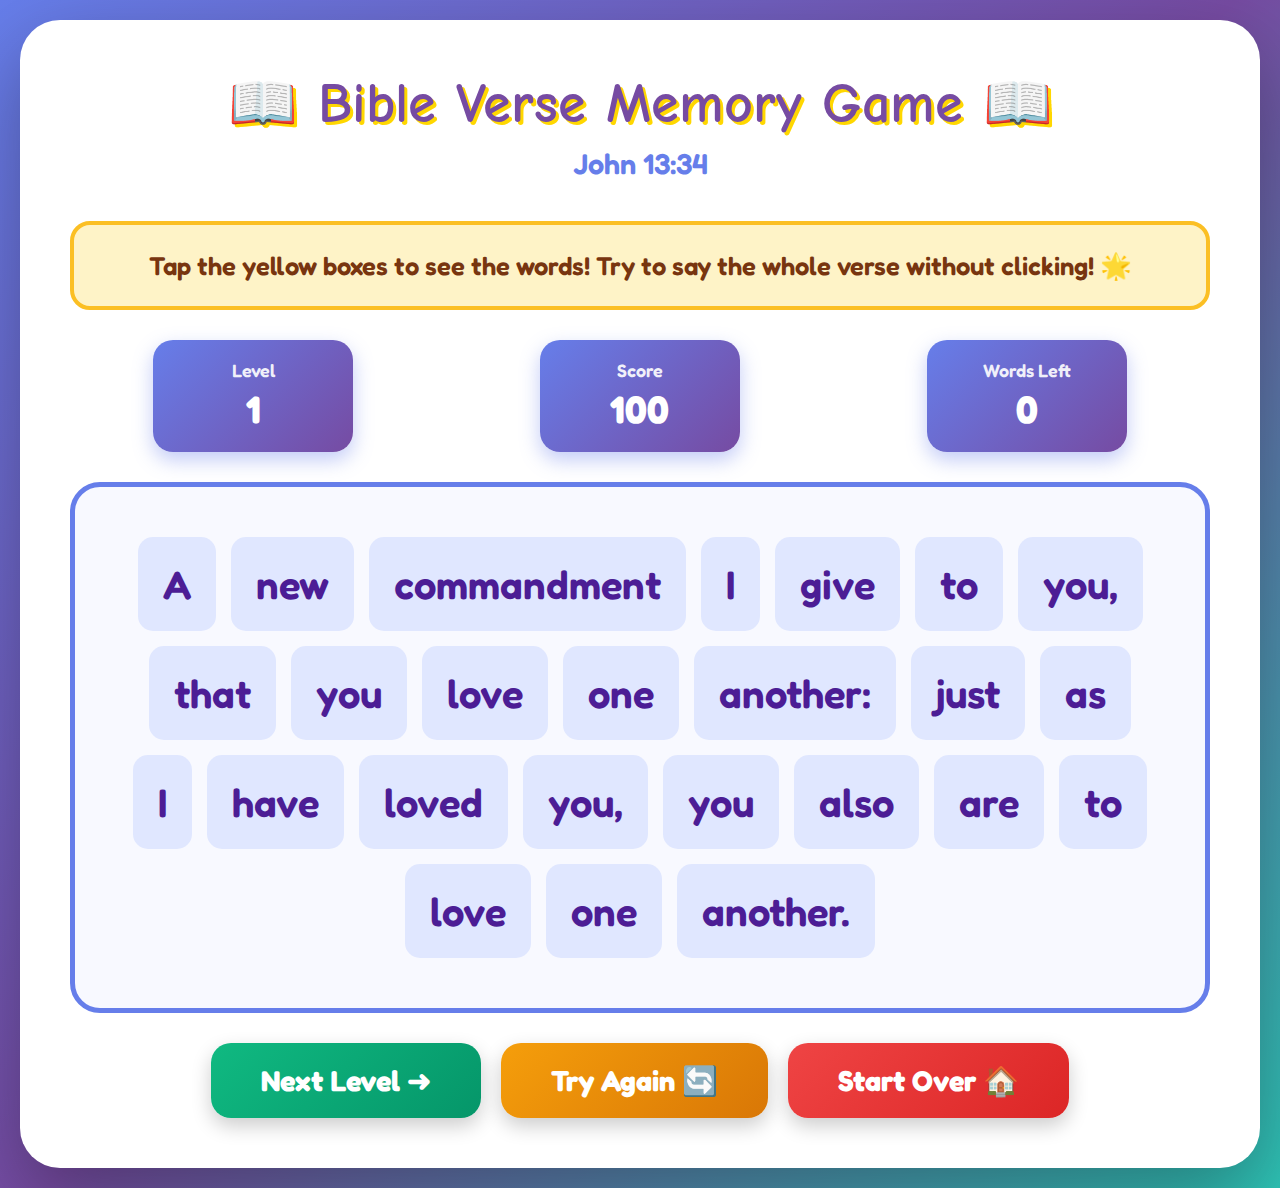
<file: bible-verse-memory-v1.html>
<!DOCTYPE html>
<html lang="en">
<head>
    <meta charset="UTF-8">
    <meta name="viewport" content="width=device-width, initial-scale=1.0">
    <title>Bible Verse Memory Game - John 13:34</title>
    <link href="https://fonts.googleapis.com/css2?family=Fredoka:wght@400;600;700&family=Comic+Neue:wght@700&display=swap" rel="stylesheet">
    <style>
        * {
            margin: 0;
            padding: 0;
            box-sizing: border-box;
            -webkit-tap-highlight-color: transparent;
        }

        body {
            font-family: 'Fredoka', sans-serif;
            background: linear-gradient(135deg, #667eea 0%, #764ba2 50%, #2ec4b6 100%);
            min-height: 100vh;
            display: flex;
            align-items: center;
            justify-content: center;
            padding: 20px;
            overflow: hidden;
            position: relative;
        }

        /* Floating background elements */
        .bg-decoration {
            position: absolute;
            border-radius: 50%;
            opacity: 0.1;
            animation: float 20s infinite ease-in-out;
        }

        .bg-decoration:nth-child(1) {
            width: 200px;
            height: 200px;
            background: white;
            top: 10%;
            left: 10%;
            animation-delay: 0s;
        }

        .bg-decoration:nth-child(2) {
            width: 150px;
            height: 150px;
            background: #ffd700;
            top: 60%;
            right: 15%;
            animation-delay: 3s;
        }

        .bg-decoration:nth-child(3) {
            width: 100px;
            height: 100px;
            background: #ff69b4;
            bottom: 20%;
            left: 20%;
            animation-delay: 6s;
        }

        @keyframes float {
            0%, 100% { transform: translateY(0) translateX(0); }
            25% { transform: translateY(-30px) translateX(20px); }
            50% { transform: translateY(-15px) translateX(-20px); }
            75% { transform: translateY(-40px) translateX(10px); }
        }

        .container {
            background: white;
            border-radius: 40px;
            padding: 50px;
            max-width: 1400px;
            width: 100%;
            box-shadow: 0 30px 80px rgba(0, 0, 0, 0.3);
            position: relative;
            z-index: 1;
        }

        .header {
            text-align: center;
            margin-bottom: 40px;
        }

        .title {
            font-family: 'Comic Neue', cursive;
            font-size: 3.5em;
            color: #764ba2;
            text-shadow: 3px 3px 0px #ffd700;
            margin-bottom: 10px;
            animation: bounce 1s ease-in-out;
        }

        @keyframes bounce {
            0%, 100% { transform: translateY(0); }
            50% { transform: translateY(-10px); }
        }

        .verse-reference {
            font-size: 1.8em;
            color: #667eea;
            font-weight: 600;
            margin-bottom: 20px;
        }

        .stats {
            display: flex;
            justify-content: space-around;
            margin-bottom: 30px;
            gap: 20px;
        }

        .stat-box {
            background: linear-gradient(135deg, #667eea, #764ba2);
            color: white;
            padding: 20px 40px;
            border-radius: 20px;
            font-size: 1.6em;
            font-weight: 600;
            min-width: 200px;
            text-align: center;
            box-shadow: 0 8px 20px rgba(102, 126, 234, 0.4);
            transition: transform 0.2s;
        }

        .stat-box:hover {
            transform: scale(1.05);
        }

        .stat-label {
            font-size: 0.7em;
            opacity: 0.9;
            margin-bottom: 5px;
        }

        .stat-value {
            font-size: 1.5em;
            font-weight: 700;
        }

        .verse-container {
            background: #f8f9ff;
            border-radius: 30px;
            padding: 50px;
            margin-bottom: 30px;
            min-height: 300px;
            display: flex;
            align-items: center;
            justify-content: center;
            border: 5px solid #667eea;
        }

        .verse-words {
            display: flex;
            flex-wrap: wrap;
            gap: 15px;
            justify-content: center;
            font-size: 2.5em;
            line-height: 1.6;
        }

        .word {
            padding: 15px 25px;
            border-radius: 15px;
            font-weight: 600;
            transition: all 0.3s ease;
            cursor: pointer;
            user-select: none;
            position: relative;
        }

        .word.visible {
            background: #e0e7ff;
            color: #4c1d95;
        }

        .word.hidden {
            background: #ffd700;
            color: transparent;
            box-shadow: 0 5px 15px rgba(255, 215, 0, 0.5);
            animation: pulse 2s infinite;
        }

        .word.hidden:hover {
            transform: scale(1.1);
            box-shadow: 0 8px 25px rgba(255, 215, 0, 0.7);
        }

        .word.hidden:active {
            transform: scale(0.95);
        }

        .word.revealed {
            background: #fecaca;
            color: #991b1b;
            animation: reveal 0.5s ease;
        }

        @keyframes pulse {
            0%, 100% { transform: scale(1); }
            50% { transform: scale(1.05); }
        }

        @keyframes reveal {
            0% { transform: scale(0.8); opacity: 0; }
            50% { transform: scale(1.1); }
            100% { transform: scale(1); opacity: 1; }
        }

        .word.hidden::after {
            content: '?';
            position: absolute;
            top: 50%;
            left: 50%;
            transform: translate(-50%, -50%);
            color: #764ba2;
            font-size: 1.2em;
            font-weight: 700;
        }

        .controls {
            display: flex;
            justify-content: center;
            gap: 20px;
            flex-wrap: wrap;
        }

        .btn {
            padding: 20px 50px;
            font-size: 1.8em;
            font-weight: 700;
            border: none;
            border-radius: 20px;
            cursor: pointer;
            transition: all 0.3s ease;
            font-family: 'Fredoka', sans-serif;
            box-shadow: 0 8px 20px rgba(0, 0, 0, 0.2);
            min-width: 220px;
        }

        .btn:hover {
            transform: translateY(-3px);
            box-shadow: 0 12px 30px rgba(0, 0, 0, 0.3);
        }

        .btn:active {
            transform: translateY(0);
        }

        .btn-primary {
            background: linear-gradient(135deg, #10b981, #059669);
            color: white;
        }

        .btn-secondary {
            background: linear-gradient(135deg, #f59e0b, #d97706);
            color: white;
        }

        .btn-danger {
            background: linear-gradient(135deg, #ef4444, #dc2626);
            color: white;
        }

        .level-complete {
            position: fixed;
            top: 50%;
            left: 50%;
            transform: translate(-50%, -50%) scale(0);
            background: white;
            padding: 60px;
            border-radius: 40px;
            box-shadow: 0 30px 80px rgba(0, 0, 0, 0.4);
            text-align: center;
            z-index: 1000;
            transition: transform 0.5s ease;
        }

        .level-complete.show {
            transform: translate(-50%, -50%) scale(1);
        }

        .level-complete h2 {
            font-size: 3.5em;
            color: #10b981;
            margin-bottom: 20px;
            font-family: 'Comic Neue', cursive;
        }

        .level-complete p {
            font-size: 2em;
            color: #4b5563;
            margin-bottom: 30px;
        }

        .stars {
            font-size: 5em;
            margin: 20px 0;
            animation: sparkle 1s ease-in-out infinite;
        }

        @keyframes sparkle {
            0%, 100% { transform: scale(1); }
            50% { transform: scale(1.2); }
        }

        .overlay {
            position: fixed;
            top: 0;
            left: 0;
            width: 100%;
            height: 100%;
            background: rgba(0, 0, 0, 0.7);
            z-index: 999;
            display: none;
        }

        .overlay.show {
            display: block;
        }

        .instructions {
            background: #fef3c7;
            border: 4px solid #fbbf24;
            border-radius: 20px;
            padding: 25px;
            margin-bottom: 30px;
            font-size: 1.6em;
            text-align: center;
            color: #78350f;
            font-weight: 600;
        }

        @media (max-width: 1200px) {
            .verse-words {
                font-size: 2em;
            }
            
            .title {
                font-size: 2.5em;
            }
        }
    </style>
</head>
<body>
    <div class="bg-decoration"></div>
    <div class="bg-decoration"></div>
    <div class="bg-decoration"></div>

    <div class="container">
        <div class="header">
            <h1 class="title">📖 Bible Verse Memory Game 📖</h1>
            <div class="verse-reference">John 13:34</div>
        </div>

        <div class="instructions">
            Tap the yellow boxes to see the words! Try to say the whole verse without clicking! 🌟
        </div>

        <div class="stats">
            <div class="stat-box">
                <div class="stat-label">Level</div>
                <div class="stat-value" id="level">1</div>
            </div>
            <div class="stat-box">
                <div class="stat-label">Score</div>
                <div class="stat-value" id="score">100</div>
            </div>
            <div class="stat-box">
                <div class="stat-label">Words Left</div>
                <div class="stat-value" id="wordsLeft">0</div>
            </div>
        </div>

        <div class="verse-container">
            <div class="verse-words" id="verseWords"></div>
        </div>

        <div class="controls">
            <button class="btn btn-primary" id="nextLevel">Next Level ➜</button>
            <button class="btn btn-secondary" id="tryAgain">Try Again 🔄</button>
            <button class="btn btn-danger" id="reset">Start Over 🏠</button>
        </div>
    </div>

    <div class="overlay" id="overlay"></div>
    <div class="level-complete" id="levelComplete">
        <div class="stars">⭐⭐⭐</div>
        <h2>Amazing Job!</h2>
        <p>You completed Level <span id="completedLevel"></span>!</p>
        <p>Your Score: <span id="finalScore"></span> points</p>
        <button class="btn btn-primary" id="continueBtn">Continue! 🎉</button>
    </div>

    <script>
        // Bible verse words
        const verseText = "A new commandment I give to you, that you love one another: just as I have loved you, you also are to love one another.";
        const words = verseText.split(' ');
        
        // Game state
        let currentLevel = 1;
        let currentScore = 100;
        let hiddenWords = [];
        let revealedWords = new Set();
        
        // Level configurations - which words to hide at each level
        const levelConfigs = [
            { hiddenIndices: [], description: "Learn the verse!" }, // Level 1: All visible
            { hiddenIndices: [0, 4, 8, 12, 16, 20], description: "6 words hidden" }, // Level 2
            { hiddenIndices: [0, 2, 4, 6, 8, 10, 12, 14, 16, 18, 20, 22], description: "12 words hidden" }, // Level 3
            { hiddenIndices: [0, 1, 2, 3, 4, 5, 6, 7, 8, 9, 10, 11, 12, 13, 14, 15, 16, 17, 18], description: "Almost all hidden!" }, // Level 4
            { hiddenIndices: Array.from({length: words.length}, (_, i) => i), description: "All words hidden!" } // Level 5: All hidden
        ];
        
        // Initialize game
        function initGame() {
            renderVerse();
            updateStats();
        }
        
        // Render the verse with current level configuration
        function renderVerse() {
            const container = document.getElementById('verseWords');
            container.innerHTML = '';
            
            const config = levelConfigs[currentLevel - 1];
            hiddenWords = config.hiddenIndices;
            revealedWords.clear();
            
            words.forEach((word, index) => {
                const wordSpan = document.createElement('span');
                wordSpan.textContent = word;
                wordSpan.classList.add('word');
                
                if (hiddenWords.includes(index)) {
                    wordSpan.classList.add('hidden');
                    wordSpan.dataset.index = index;
                    wordSpan.addEventListener('click', () => revealWord(wordSpan, index));
                } else {
                    wordSpan.classList.add('visible');
                }
                
                container.appendChild(wordSpan);
            });
            
            updateWordsLeft();
        }
        
        // Reveal a word when clicked
        function revealWord(wordSpan, index) {
            if (revealedWords.has(index)) return;
            
            wordSpan.classList.remove('hidden');
            wordSpan.classList.add('revealed');
            revealedWords.add(index);
            
            // Deduct points
            currentScore = Math.max(0, currentScore - 5);
            updateStats();
            
            // Play reveal animation
            wordSpan.style.animation = 'none';
            setTimeout(() => {
                wordSpan.style.animation = '';
            }, 10);
        }
        
        // Update statistics display
        function updateStats() {
            document.getElementById('level').textContent = currentLevel;
            document.getElementById('score').textContent = currentScore;
            updateWordsLeft();
        }
        
        // Update words left counter
        function updateWordsLeft() {
            const wordsLeft = hiddenWords.length - revealedWords.size;
            document.getElementById('wordsLeft').textContent = wordsLeft;
        }
        
        // Show level complete modal
        function showLevelComplete() {
            document.getElementById('completedLevel').textContent = currentLevel;
            document.getElementById('finalScore').textContent = currentScore;
            document.getElementById('overlay').classList.add('show');
            document.getElementById('levelComplete').classList.add('show');
        }
        
        // Hide level complete modal
        function hideLevelComplete() {
            document.getElementById('overlay').classList.remove('show');
            document.getElementById('levelComplete').classList.remove('show');
        }
        
        // Next level
        document.getElementById('nextLevel').addEventListener('click', () => {
            if (currentLevel < levelConfigs.length) {
                showLevelComplete();
            } else {
                alert('🎉 Congratulations! You completed all levels! 🎉');
            }
        });
        
        // Continue to next level
        document.getElementById('continueBtn').addEventListener('click', () => {
            hideLevelComplete();
            currentLevel++;
            currentScore = 100;
            renderVerse();
            updateStats();
            
            if (currentLevel > levelConfigs.length) {
                alert('🎊 Amazing! You finished the entire game! 🎊');
                currentLevel = 1;
                currentScore = 100;
                renderVerse();
                updateStats();
            }
        });
        
        // Try again (reset current level)
        document.getElementById('tryAgain').addEventListener('click', () => {
            currentScore = 100;
            revealedWords.clear();
            renderVerse();
            updateStats();
        });
        
        // Reset game
        document.getElementById('reset').addEventListener('click', () => {
            if (confirm('Are you sure you want to start over from Level 1?')) {
                currentLevel = 1;
                currentScore = 100;
                revealedWords.clear();
                renderVerse();
                updateStats();
            }
        });
        
        // Start the game
        initGame();
    </script>
</body>
</html>
</file>
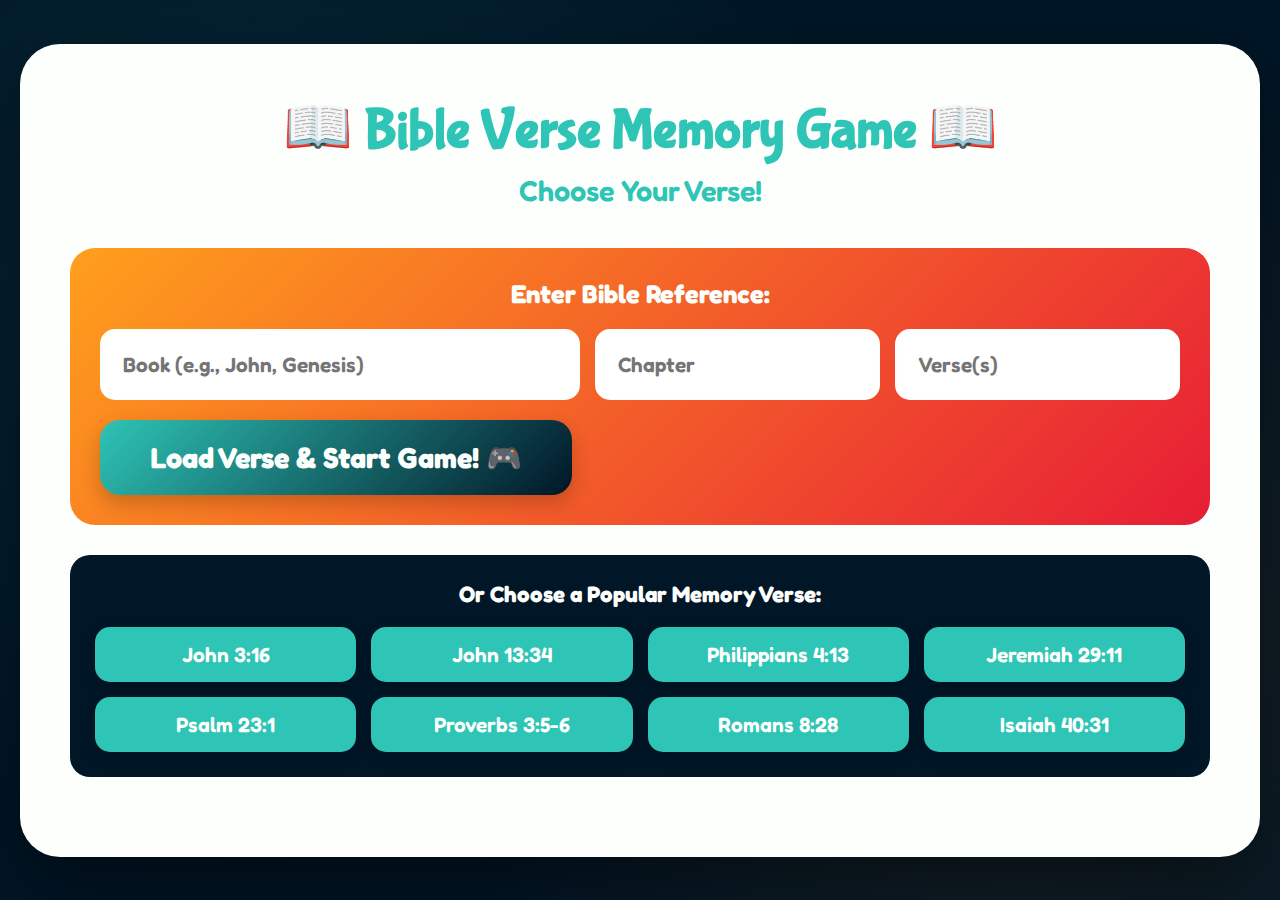
<file: bible-verse-using-API-v1.html>
<!DOCTYPE html>
<html lang="en">
<head>
    <meta charset="UTF-8">
    <meta name="viewport" content="width=device-width, initial-scale=1.0">
    <title>Bible Verse Memory Game</title>
    <link href="https://fonts.googleapis.com/css2?family=Fredoka:wght@400;600;700&family=Bubblegum+Sans&display=swap" rel="stylesheet">
    <style>
        :root {
            --midnight: #011627;
            --white: #fdfffc;
            --teal: #2ec4b6;
            --red: #e71d36;
            --orange: #ff9f1c;
        }

        * {
            margin: 0;
            padding: 0;
            box-sizing: border-box;
            -webkit-tap-highlight-color: transparent;
        }

        body {
            font-family: 'Fredoka', sans-serif;
            background: var(--midnight);
            min-height: 100vh;
            display: flex;
            align-items: center;
            justify-content: center;
            padding: 20px;
            overflow-x: hidden;
            position: relative;
        }

        /* Animated background pattern */
        body::before {
            content: '';
            position: absolute;
            top: 0;
            left: 0;
            right: 0;
            bottom: 0;
            background-image: 
                radial-gradient(circle at 20% 30%, rgba(46, 196, 182, 0.1) 0%, transparent 50%),
                radial-gradient(circle at 80% 70%, rgba(255, 159, 28, 0.1) 0%, transparent 50%),
                radial-gradient(circle at 50% 50%, rgba(231, 29, 54, 0.05) 0%, transparent 50%);
            animation: bgMove 20s ease-in-out infinite;
        }

        @keyframes bgMove {
            0%, 100% { transform: scale(1) rotate(0deg); }
            50% { transform: scale(1.1) rotate(5deg); }
        }

        .container {
            background: var(--white);
            border-radius: 40px;
            padding: 50px;
            max-width: 1400px;
            width: 100%;
            box-shadow: 0 30px 80px rgba(0, 0, 0, 0.5);
            position: relative;
            z-index: 1;
        }

        /* Selection Screen Styles */
        .selection-screen {
            display: block;
        }

        .selection-screen.hidden {
            display: none;
        }

        .game-screen {
            display: none;
        }

        .game-screen.active {
            display: block;
        }

        .header {
            text-align: center;
            margin-bottom: 40px;
        }

        .title {
            font-family: 'Bubblegum Sans', cursive;
            font-size: 3.5em;
            color: var(--teal);
            margin-bottom: 10px;
        }

        @keyframes titleBounce {
            0%, 100% { transform: translateY(0); }
            50% { transform: translateY(-5px); }
        }

        .subtitle {
            font-size: 1.8em;
            color: var(--teal);
            font-weight: 600;
            margin-bottom: 20px;
        }

        /* Verse Selection */
        .verse-selection {
            background: linear-gradient(135deg, var(--orange), var(--red));
            border-radius: 25px;
            padding: 30px;
            margin-bottom: 30px;
        }

        .selection-label {
            color: var(--white);
            font-size: 1.6em;
            margin-bottom: 20px;
            font-weight: 700;
            display: block;
            text-align: center;
        }

        .verse-input-group {
            display: grid;
            grid-template-columns: 2fr 1fr 1fr;
            gap: 15px;
            margin-bottom: 20px;
        }

        .verse-input {
            padding: 20px;
            font-size: 1.3em;
            border: 3px solid var(--white);
            border-radius: 15px;
            font-family: 'Fredoka', sans-serif;
            font-weight: 600;
        }

        .verse-input:focus {
            outline: none;
            box-shadow: 0 0 0 4px rgba(253, 255, 252, 0.3);
        }

        /* Popular Verses */
        .popular-verses {
            background: var(--midnight);
            border-radius: 20px;
            padding: 25px;
            margin-bottom: 30px;
        }

        .popular-title {
            color: var(--white);
            font-size: 1.4em;
            margin-bottom: 20px;
            text-align: center;
            font-weight: 700;
        }

        .verse-grid {
            display: grid;
            grid-template-columns: repeat(auto-fit, minmax(250px, 1fr));
            gap: 15px;
        }

        .verse-option {
            background: var(--teal);
            color: var(--white);
            padding: 15px 20px;
            border-radius: 15px;
            border: none;
            font-size: 1.3em;
            font-weight: 600;
            cursor: pointer;
            transition: all 0.3s;
            font-family: 'Fredoka', sans-serif;
            box-shadow: 0 5px 15px rgba(0, 0, 0, 0.2);
        }

        .verse-option:hover {
            background: var(--orange);
            transform: translateY(-3px);
            box-shadow: 0 8px 20px rgba(0, 0, 0, 0.3);
        }

        .verse-option:active {
            transform: translateY(0);
        }

        /* Loading State */
        .loading {
            text-align: center;
            padding: 40px;
            font-size: 2em;
            color: var(--teal);
        }

        .spinner {
            border: 5px solid var(--white);
            border-top: 5px solid var(--teal);
            border-radius: 50%;
            width: 60px;
            height: 60px;
            animation: spin 1s linear infinite;
            margin: 20px auto;
        }

        @keyframes spin {
            0% { transform: rotate(0deg); }
            100% { transform: rotate(360deg); }
        }

        /* Error Message */
        .error-message {
            background: var(--red);
            color: var(--white);
            padding: 20px;
            border-radius: 15px;
            margin-bottom: 20px;
            font-size: 1.3em;
            font-weight: 600;
            text-align: center;
            display: none;
        }

        .error-message.show {
            display: block;
            animation: shake 0.5s;
        }

        @keyframes shake {
            0%, 100% { transform: translateX(0); }
            25% { transform: translateX(-10px); }
            75% { transform: translateX(10px); }
        }

        /* Game Stats */
        .stats {
            display: flex;
            justify-content: space-around;
            margin-bottom: 30px;
            gap: 20px;
            flex-wrap: wrap;
        }

        .stat-box {
            background: linear-gradient(135deg, var(--teal), var(--midnight));
            color: var(--white);
            padding: 20px 40px;
            border-radius: 20px;
            font-size: 1.6em;
            font-weight: 600;
            min-width: 200px;
            text-align: center;
            box-shadow: 0 8px 20px rgba(46, 196, 182, 0.4);
            transition: transform 0.2s;
        }

        .stat-box:hover {
            transform: scale(1.05);
        }

        .stat-label {
            font-size: 0.7em;
            opacity: 0.9;
            margin-bottom: 5px;
        }

        .stat-value {
            font-size: 1.5em;
            font-weight: 700;
        }

        .verse-reference {
            font-size: 1.8em;
            color: var(--red);
            font-weight: 700;
            margin-bottom: 20px;
            text-align: center;
        }

        .verse-container {
            background: linear-gradient(135deg, rgba(46, 196, 182, 0.1), rgba(255, 159, 28, 0.1));
            border-radius: 30px;
            padding: 50px;
            margin-bottom: 30px;
            min-height: 300px;
            display: flex;
            align-items: center;
            justify-content: center;
            border: 5px solid var(--teal);
        }

        .verse-words {
            display: flex;
            flex-wrap: wrap;
            gap: 15px;
            justify-content: center;
            font-size: 2.5em;
            line-height: 1.6;
        }

        .word {
            padding: 15px 25px;
            border-radius: 15px;
            font-weight: 600;
            transition: all 0.3s ease;
            cursor: pointer;
            user-select: none;
            position: relative;
        }

        .word.visible {
            background: rgba(46, 196, 182, 0.3);
            color: var(--midnight);
        }

        .word.hidden {
            background: var(--orange);
            color: transparent;
            box-shadow: 0 5px 15px rgba(255, 159, 28, 0.5);
            animation: pulse 2s infinite;
        }

        .word.hidden:hover {
            transform: scale(1.1);
            box-shadow: 0 8px 25px rgba(255, 159, 28, 0.7);
        }

        .word.hidden:active {
            transform: scale(0.95);
        }

        .word.revealed {
            background: var(--red);
            color: var(--white);
            animation: reveal 0.5s ease;
        }

        @keyframes pulse {
            0%, 100% { transform: scale(1); }
            50% { transform: scale(1.05); }
        }

        @keyframes reveal {
            0% { transform: scale(0.8); opacity: 0; }
            50% { transform: scale(1.1); }
            100% { transform: scale(1); opacity: 1; }
        }

        .word.hidden::after {
            content: '?';
            position: absolute;
            top: 50%;
            left: 50%;
            transform: translate(-50%, -50%);
            color: var(--white);
            font-size: 1.2em;
            font-weight: 700;
        }

        .controls {
            display: flex;
            justify-content: center;
            gap: 20px;
            flex-wrap: wrap;
        }

        .btn {
            padding: 20px 50px;
            font-size: 1.8em;
            font-weight: 700;
            border: none;
            border-radius: 20px;
            cursor: pointer;
            transition: all 0.3s ease;
            font-family: 'Fredoka', sans-serif;
            box-shadow: 0 8px 20px rgba(0, 0, 0, 0.2);
            min-width: 220px;
        }

        .btn:hover {
            transform: translateY(-3px);
            box-shadow: 0 12px 30px rgba(0, 0, 0, 0.3);
        }

        .btn:active {
            transform: translateY(0);
        }

        .btn-primary {
            background: linear-gradient(135deg, var(--teal), var(--midnight));
            color: var(--white);
        }

        .btn-secondary {
            background: linear-gradient(135deg, var(--orange), var(--red));
            color: var(--white);
        }

        .btn-danger {
            background: var(--midnight);
            color: var(--white);
            border: 3px solid var(--red);
        }

        .instructions {
            background: var(--orange);
            border: 4px solid var(--red);
            border-radius: 20px;
            padding: 25px;
            margin-bottom: 30px;
            font-size: 1.6em;
            text-align: center;
            color: var(--white);
            font-weight: 600;
        }

        .level-complete {
            position: fixed;
            top: 50%;
            left: 50%;
            transform: translate(-50%, -50%) scale(0);
            background: var(--white);
            padding: 60px;
            border-radius: 40px;
            box-shadow: 0 30px 80px rgba(0, 0, 0, 0.4);
            text-align: center;
            z-index: 1000;
            transition: transform 0.5s ease;
            border: 5px solid var(--teal);
        }

        .level-complete.show {
            transform: translate(-50%, -50%) scale(1);
        }

        .level-complete h2 {
            font-size: 3.5em;
            color: var(--teal);
            margin-bottom: 20px;
            font-family: 'Bubblegum Sans', cursive;
        }

        .level-complete p {
            font-size: 2em;
            color: var(--midnight);
            margin-bottom: 30px;
        }

        .stars {
            font-size: 5em;
            margin: 20px 0;
            animation: sparkle 1s ease-in-out infinite;
        }

        @keyframes sparkle {
            0%, 100% { transform: scale(1); }
            50% { transform: scale(1.2); }
        }

        .overlay {
            position: fixed;
            top: 0;
            left: 0;
            width: 100%;
            height: 100%;
            background: rgba(1, 22, 39, 0.8);
            z-index: 999;
            display: none;
        }

        .overlay.show {
            display: block;
        }

        @media (max-width: 1200px) {
            .verse-words {
                font-size: 2em;
            }
            
            .title {
                font-size: 2.5em;
            }

            .verse-input-group {
                grid-template-columns: 1fr;
            }
        }
    </style>
</head>
<body>
    <div class="container">
        <!-- Selection Screen -->
        <div class="selection-screen" id="selectionScreen">
            <div class="header">
                <h1 class="title">📖 Bible Verse Memory Game 📖</h1>
                <div class="subtitle">Choose Your Verse!</div>
            </div>

            <div class="error-message" id="errorMessage"></div>

            <div class="verse-selection">
                <label class="selection-label">Enter Bible Reference:</label>
                <div class="verse-input-group">
                    <input 
                        type="text" 
                        id="bookInput" 
                        class="verse-input" 
                        placeholder="Book (e.g., John, Genesis)"
                    >
                    <input 
                        type="number" 
                        id="chapterInput" 
                        class="verse-input" 
                        placeholder="Chapter"
                        min="1"
                    >
                    <input 
                        type="text" 
                        id="verseInput" 
                        class="verse-input" 
                        placeholder="Verse(s)"
                    >
                </div>
                <button class="btn btn-primary" id="loadVerseBtn">Load Verse & Start Game! 🎮</button>
            </div>

            <div class="popular-verses">
                <div class="popular-title">Or Choose a Popular Memory Verse:</div>
                <div class="verse-grid">
                    <button class="verse-option" data-ref="JHN.3.16">John 3:16</button>
                    <button class="verse-option" data-ref="JHN.13.34">John 13:34</button>
                    <button class="verse-option" data-ref="PHP.4.13">Philippians 4:13</button>
                    <button class="verse-option" data-ref="JER.29.11">Jeremiah 29:11</button>
                    <button class="verse-option" data-ref="PSA.23.1">Psalm 23:1</button>
                    <button class="verse-option" data-ref="PRO.3.5-6">Proverbs 3:5-6</button>
                    <button class="verse-option" data-ref="ROM.8.28">Romans 8:28</button>
                    <button class="verse-option" data-ref="ISA.40.31">Isaiah 40:31</button>
                </div>
            </div>
        </div>

        <!-- Game Screen -->
        <div class="game-screen" id="gameScreen">
            <div class="header">
                <h1 class="title">📖 Bible Verse Memory Game 📖</h1>
                <div class="verse-reference" id="verseReference"></div>
            </div>

            <div class="instructions">
                Tap the orange boxes to see the words! Try to say the whole verse without clicking! 🌟
            </div>

            <div class="stats">
                <div class="stat-box">
                    <div class="stat-label">Level</div>
                    <div class="stat-value" id="level">1</div>
                </div>
                <div class="stat-box">
                    <div class="stat-label">Score</div>
                    <div class="stat-value" id="score">100</div>
                </div>
                <div class="stat-box">
                    <div class="stat-label">Words Left</div>
                    <div class="stat-value" id="wordsLeft">0</div>
                </div>
            </div>

            <div class="verse-container">
                <div class="verse-words" id="verseWords"></div>
            </div>

            <div class="controls">
                <button class="btn btn-primary" id="nextLevel">Next Level ➜</button>
                <button class="btn btn-secondary" id="tryAgain">Try Again 🔄</button>
                <button class="btn btn-danger" id="changeVerse">Change Verse 📖</button>
            </div>
        </div>

        <div class="loading" id="loading" style="display: none;">
            <div class="spinner"></div>
            Loading verse...
        </div>
    </div>

    <div class="overlay" id="overlay"></div>
    <div class="level-complete" id="levelComplete">
        <div class="stars">⭐⭐⭐</div>
        <h2>Amazing Job!</h2>
        <p>You completed Level <span id="completedLevel"></span>!</p>
        <p>Your Score: <span id="finalScore"></span> points</p>
        <button class="btn btn-primary" id="continueBtn">Continue! 🎉</button>
    </div>

    <script>
        // API Configuration
        const DEFAULT_BIBLE_ID = '78a9f6124f344018-01'; // NIV   
        // 06125adad2d5898a-01 = World English Bible
        const API_KEY = 'Fo3jWbgd_jopCVaJ5SZ1l'; // Replace with your API key from scripture.api.bible
        
        // Game state
        let verseText = '';
        let words = [];
        let currentLevel = 1;
        let currentScore = 100;
        let hiddenWords = [];
        let revealedWords = new Set();
        let currentVerseReference = '';
        
        // Level configurations
        const levelConfigs = [
            { hiddenIndices: [], description: "Learn the verse!" },
            { hiddenIndices: [0, 4, 8, 12, 16, 20], description: "6 words hidden" },
            { hiddenIndices: [0, 2, 4, 6, 8, 10, 12, 14, 16, 18, 20, 22], description: "12 words hidden" },
            { hiddenIndices: [0, 1, 2, 3, 4, 5, 6, 7, 8, 9, 10, 11, 12, 13, 14, 15, 16, 17, 18], description: "Almost all hidden!" },
            { hiddenIndices: Array.from({length: 50}, (_, i) => i), description: "All words hidden!" }
        ];

        // Book abbreviation mapping
        const bookAbbreviations = {
            'genesis': 'GEN', 'gen': 'GEN',
            'exodus': 'EXO', 'exo': 'EXO',
            'leviticus': 'LEV', 'lev': 'LEV',
            'numbers': 'NUM', 'num': 'NUM',
            'deuteronomy': 'DEU', 'deu': 'DEU', 'deut': 'DEU',
            'joshua': 'JOS', 'josh': 'JOS',
            'judges': 'JDG', 'judg': 'JDG',
            'ruth': 'RUT',
            '1 samuel': '1SA', '1samuel': '1SA', '1 sam': '1SA', '1sam': '1SA',
            '2 samuel': '2SA', '2samuel': '2SA', '2 sam': '2SA', '2sam': '2SA',
            '1 kings': '1KI', '1kings': '1KI',
            '2 kings': '2KI', '2kings': '2KI',
            'psalms': 'PSA', 'psalm': 'PSA', 'psa': 'PSA', 'ps': 'PSA',
            'proverbs': 'PRO', 'prov': 'PRO',
            'isaiah': 'ISA', 'isa': 'ISA',
            'jeremiah': 'JER', 'jer': 'JER',
            'matthew': 'MAT', 'matt': 'MAT', 'mat': 'MAT',
            'mark': 'MRK',
            'luke': 'LUK',
            'john': 'JHN', 'jhn': 'JHN',
            'acts': 'ACT',
            'romans': 'ROM', 'rom': 'ROM',
            'philippians': 'PHP', 'phil': 'PHP',
            '1 corinthians': '1CO', '1corinthians': '1CO', '1 cor': '1CO', '1cor': '1CO',
            '2 corinthians': '2CO', '2corinthians': '2CO', '2 cor': '2CO', '2cor': '2CO',
            'galatians': 'GAL', 'gal': 'GAL',
            'ephesians': 'EPH', 'eph': 'EPH',
            'colossians': 'COL', 'col': 'COL',
            '1 thessalonians': '1TH', '1thessalonians': '1TH', '1 thess': '1TH', '1thess': '1TH',
            '2 thessalonians': '2TH', '2thessalonians': '2TH', '2 thess': '2TH', '2thess': '2TH',
            '1 timothy': '1TI', '1timothy': '1TI', '1 tim': '1TI', '1tim': '1TI',
            '2 timothy': '2TI', '2timothy': '2TI', '2 tim': '2TI', '2tim': '2TI',
            'hebrews': 'HEB', 'heb': 'HEB',
            'james': 'JAS', 'jas': 'JAS',
            '1 peter': '1PE', '1peter': '1PE', '1 pet': '1PE', '1pet': '1PE',
            '2 peter': '2PE', '2peter': '2PE', '2 pet': '2PE', '2pet': '2PE',
            '1 john': '1JN', '1john': '1JN',
            '2 john': '2JN', '2john': '2JN',
            '3 john': '3JN', '3john': '3JN',
            'revelation': 'REV', 'rev': 'REV'
        };

        // Initialize event listeners
        document.getElementById('loadVerseBtn').addEventListener('click', loadCustomVerse);
        document.querySelectorAll('.verse-option').forEach(btn => {
            btn.addEventListener('click', (e) => loadVerseByRef(e.target.dataset.ref));
        });
        document.getElementById('nextLevel').addEventListener('click', handleNextLevel);
        document.getElementById('tryAgain').addEventListener('click', tryAgain);
        document.getElementById('changeVerse').addEventListener('click', changeVerse);
        document.getElementById('continueBtn').addEventListener('click', continueToNextLevel);

        // API Functions
        async function fetchVerse(verseId) {
            if (!API_KEY || API_KEY === 'API_KEY') {
                showError('API key not configured. Please add your API key to the code.');
                return null;
            }

            showLoading(true);

            try {
                const response = await fetch(
                    `https://rest.api.bible/v1/bibles/${DEFAULT_BIBLE_ID}/verses/${verseId}?content-type=html&include-notes=false&include-titles=true&include-chapter-numbers=false&include-verse-numbers=false&include-verse-spans=false&use-org-id=false`,
                    {
                        headers: {
                            'api-key': API_KEY
                        }
                    }
                );

                if (!response.ok) {
                    throw new Error(`API Error: ${response.status}`);
                }

                const data = await response.json();
                showLoading(false);
                return data.data;
            } catch (error) {
                showLoading(false);
                showError(`Error loading verse: ${error.message}. Make sure your API key is correct.`);
                return null;
            }
        }

        function convertToVerseId(book, chapter, verse) {
            const bookKey = book.toLowerCase().trim();
            const bookCode = bookAbbreviations[bookKey];
            
            if (!bookCode) {
                showError(`Book "${book}" not recognized. Try using the full name like "John" or "Genesis"`);
                return null;
            }

            return `${bookCode}.${chapter}.${verse}`;
        }

        async function loadCustomVerse() {
            const book = document.getElementById('bookInput').value.trim();
            const chapter = document.getElementById('chapterInput').value.trim();
            const verse = document.getElementById('verseInput').value.trim();

            if (!book || !chapter || !verse) {
                showError('Please enter a book, chapter, and verse number');
                return;
            }

            const verseId = convertToVerseId(book, chapter, verse);
            if (!verseId) return;

            await loadVerseByRef(verseId);
        }

        async function loadVerseByRef(verseRef) {
            const verseData = await fetchVerse(verseRef);
            if (!verseData) return;

            // Extract text and clean it
            const tempDiv = document.createElement('div');
            tempDiv.innerHTML = verseData.content;
            verseText = tempDiv.textContent.trim();
            
            // Remove verse numbers and extra whitespace
            verseText = verseText.replace(/\[\d+\]/g, '').replace(/\s+/g, ' ').trim();
            
            currentVerseReference = verseData.reference;
            words = verseText.split(' ');

            // Start game
            startGame();
        }

        function startGame() {
            document.getElementById('selectionScreen').classList.add('hidden');
            document.getElementById('gameScreen').classList.add('active');
            document.getElementById('verseReference').textContent = currentVerseReference;
            
            currentLevel = 1;
            currentScore = 100;
            initGame();
        }

        function changeVerse() {
            document.getElementById('gameScreen').classList.remove('active');
            document.getElementById('selectionScreen').classList.remove('hidden');
            
            // Reset inputs
            document.getElementById('bookInput').value = '';
            document.getElementById('chapterInput').value = '';
            document.getElementById('verseInput').value = '';
        }

        function showError(message) {
            const errorDiv = document.getElementById('errorMessage');
            errorDiv.textContent = message;
            errorDiv.classList.add('show');
            setTimeout(() => {
                errorDiv.classList.remove('show');
            }, 5000);
        }

        function showLoading(show) {
            document.getElementById('loading').style.display = show ? 'block' : 'none';
        }

        // Game Functions
        function initGame() {
            renderVerse();
            updateStats();
        }

        function renderVerse() {
            const container = document.getElementById('verseWords');
            container.innerHTML = '';
            
            const config = levelConfigs[Math.min(currentLevel - 1, levelConfigs.length - 1)];
            hiddenWords = config.hiddenIndices.slice(0, words.length);
            revealedWords.clear();
            
            words.forEach((word, index) => {
                const wordSpan = document.createElement('span');
                wordSpan.textContent = word;
                wordSpan.classList.add('word');
                
                if (hiddenWords.includes(index)) {
                    wordSpan.classList.add('hidden');
                    wordSpan.dataset.index = index;
                    wordSpan.addEventListener('click', () => revealWord(wordSpan, index));
                } else {
                    wordSpan.classList.add('visible');
                }
                
                container.appendChild(wordSpan);
            });
            
            updateWordsLeft();
        }

        function revealWord(wordSpan, index) {
            if (revealedWords.has(index)) return;
            
            wordSpan.classList.remove('hidden');
            wordSpan.classList.add('revealed');
            revealedWords.add(index);
            
            currentScore = Math.max(0, currentScore - 5);
            updateStats();
            
            wordSpan.style.animation = 'none';
            setTimeout(() => {
                wordSpan.style.animation = '';
            }, 10);
        }

        function updateStats() {
            document.getElementById('level').textContent = currentLevel;
            document.getElementById('score').textContent = currentScore;
            updateWordsLeft();
        }

        function updateWordsLeft() {
            const wordsLeft = hiddenWords.length - revealedWords.size;
            document.getElementById('wordsLeft').textContent = wordsLeft;
        }

        function showLevelComplete() {
            document.getElementById('completedLevel').textContent = currentLevel;
            document.getElementById('finalScore').textContent = currentScore;
            document.getElementById('overlay').classList.add('show');
            document.getElementById('levelComplete').classList.add('show');
        }

        function hideLevelComplete() {
            document.getElementById('overlay').classList.remove('show');
            document.getElementById('levelComplete').classList.remove('show');
        }

        function handleNextLevel() {
            if (currentLevel < levelConfigs.length) {
                showLevelComplete();
            } else {
                alert('🎉 Congratulations! You completed all levels! 🎉');
            }
        }

        function continueToNextLevel() {
            hideLevelComplete();
            currentLevel++;
            currentScore = 100;
            renderVerse();
            updateStats();
            
            if (currentLevel > levelConfigs.length) {
                alert('🎊 Amazing! You finished the entire game! 🎊');
                currentLevel = 1;
                currentScore = 100;
                renderVerse();
                updateStats();
            }
        }

        function tryAgain() {
            currentScore = 100;
            revealedWords.clear();
            renderVerse();
            updateStats();
        }
    </script>
</body>
</html>
</file>
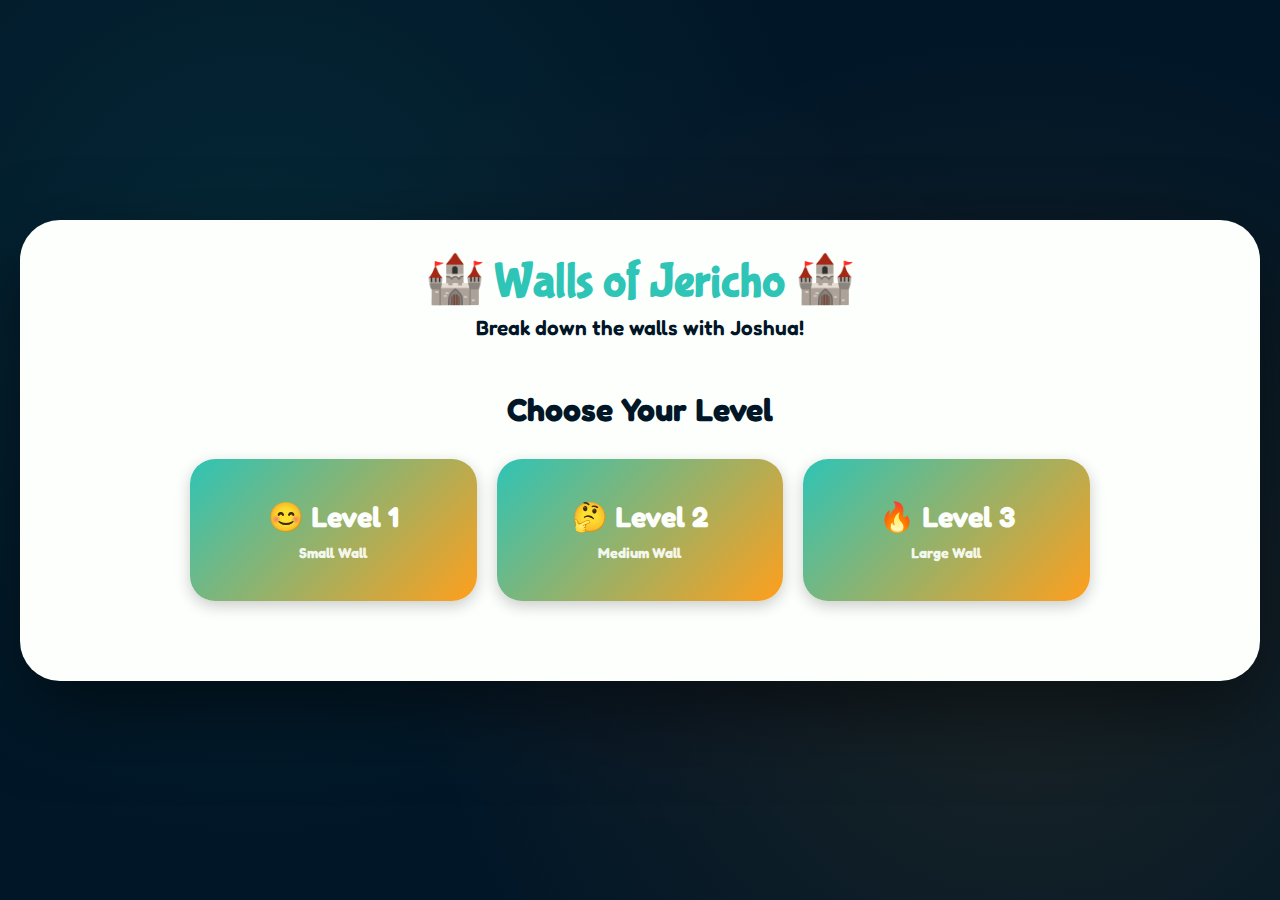
<file: jericho.html>
<!DOCTYPE html>
<html lang="en">
<head>
    <meta charset="UTF-8">
    <meta name="viewport" content="width=device-width, initial-scale=1.0">
    <title>Jericho Wall Game</title>
    <link href="https://fonts.googleapis.com/css2?family=Fredoka:wght@400;600;700&family=Bubblegum+Sans&display=swap" rel="stylesheet">
    <style>
        :root {
            --midnight: #011627;
            --white: #fdfffc;
            --teal: #2ec4b6;
            --red: #e71d36;
            --orange: #ff9f1c;
            --brown: #8B4513;
            --sand: #F4A460;
        }

        * {
            margin: 0;
            padding: 0;
            box-sizing: border-box;
            -webkit-tap-highlight-color: transparent;
        }

        body {
            font-family: 'Fredoka', sans-serif;
            background: var(--midnight);
            min-height: 100vh;
            display: flex;
            align-items: center;
            justify-content: center;
            padding: 20px;
            overflow: hidden;
            position: relative;
        }

        /* Animated background pattern */
        body::before {
            content: '';
            position: absolute;
            top: 0;
            left: 0;
            right: 0;
            bottom: 0;
            background-image: 
                radial-gradient(circle at 20% 30%, rgba(46, 196, 182, 0.1) 0%, transparent 50%),
                radial-gradient(circle at 80% 70%, rgba(255, 159, 28, 0.1) 0%, transparent 50%),
                radial-gradient(circle at 50% 50%, rgba(231, 29, 54, 0.05) 0%, transparent 50%);
            animation: bgMove 20s ease-in-out infinite;
        }

        @keyframes bgMove {
            0%, 100% { transform: scale(1) rotate(0deg); }
            50% { transform: scale(1.1) rotate(5deg); }
        }

        .container {
            background: var(--white);
            border-radius: 40px;
            padding: 30px;
            max-width: 1400px;
            width: 100%;
            box-shadow: 0 30px 80px rgba(0, 0, 0, 0.5);
            position: relative;
            z-index: 1;
        }

        /* Header */
        .header {
            text-align: center;
            margin-bottom: 20px;
        }

        .title {
            font-family: 'Bubblegum Sans', cursive;
            font-size: 3em;
            color: var(--teal);
            margin-bottom: 5px;
        }

        .subtitle {
            font-size: 1.3em;
            color: var(--midnight);
            font-weight: 600;
        }

        /* Level Selection Screen */
        .level-screen {
            display: block;
        }

        .level-screen.hidden {
            display: none;
        }

        .game-screen {
            display: none;
        }

        .game-screen.active {
            display: block;
        }

        .level-selection {
            text-align: center;
            margin: 50px 0;
        }

        .level-title {
            font-size: 2em;
            color: var(--midnight);
            margin-bottom: 30px;
            font-weight: 700;
        }

        .level-buttons {
            display: grid;
            grid-template-columns: repeat(auto-fit, minmax(250px, 1fr));
            gap: 20px;
            max-width: 900px;
            margin: 0 auto;
        }

        .level-btn {
            background: linear-gradient(135deg, var(--teal), var(--orange));
            color: var(--white);
            padding: 40px 30px;
            border: none;
            border-radius: 25px;
            font-size: 1.8em;
            font-weight: 700;
            cursor: pointer;
            font-family: 'Fredoka', sans-serif;
            transition: all 0.3s;
            box-shadow: 0 5px 15px rgba(0, 0, 0, 0.2);
        }

        .level-btn:hover {
            transform: translateY(-5px);
            box-shadow: 0 10px 25px rgba(0, 0, 0, 0.3);
        }

        .level-btn small {
            display: block;
            font-size: 0.5em;
            margin-top: 10px;
            opacity: 0.9;
        }

        /* Game Stats */
        .game-stats {
            display: grid;
            grid-template-columns: repeat(4, 1fr);
            gap: 15px;
            margin-bottom: 20px;
        }

        .stat-card {
            background: linear-gradient(135deg, var(--teal), var(--orange));
            border-radius: 15px;
            padding: 15px;
            text-align: center;
            color: var(--white);
        }

        .stat-label {
            font-size: 1em;
            font-weight: 600;
            margin-bottom: 5px;
        }

        .stat-value {
            font-size: 2em;
            font-weight: 700;
            font-family: 'Bubblegum Sans', cursive;
        }

        /* Game Canvas Container */
        .game-canvas-container {
            position: relative;
            background: linear-gradient(to bottom, #87CEEB 0%, #E0F6FF 50%, var(--sand) 100%);
            border-radius: 20px;
            overflow: hidden;
            margin-bottom: 20px;
            box-shadow: inset 0 5px 20px rgba(0, 0, 0, 0.2);
        }

        #gameCanvas {
            display: block;
            width: 100%;
            height: 500px;
            cursor: crosshair;
        }

        /* Controls */
        .controls {
            background: var(--midnight);
            border-radius: 20px;
            padding: 25px;
            margin-bottom: 20px;
        }

        .control-group {
            margin-bottom: 20px;
        }

        .control-group:last-child {
            margin-bottom: 0;
        }

        .control-label {
            color: var(--white);
            font-size: 1.3em;
            font-weight: 700;
            margin-bottom: 10px;
            display: block;
        }

        .slider-container {
            display: flex;
            align-items: center;
            gap: 15px;
        }

        .slider {
            flex: 1;
            height: 15px;
            border-radius: 10px;
            background: var(--white);
            outline: none;
            -webkit-appearance: none;
        }

        .vertical-slider {
            writing-mode: bt-lr; /* IE */
            -webkit-appearance: slider-vertical; /* Chromium */
            width: 15px;
            height: 250px;
            flex: none;
        }

        .slider::-webkit-slider-thumb {
            -webkit-appearance: none;
            appearance: none;
            width: 30px;
            height: 30px;
            border-radius: 50%;
            background: var(--teal);
            cursor: pointer;
            box-shadow: 0 3px 10px rgba(0, 0, 0, 0.3);
        }

        .slider::-moz-range-thumb {
            width: 30px;
            height: 30px;
            border-radius: 50%;
            background: var(--teal);
            cursor: pointer;
            border: none;
            box-shadow: 0 3px 10px rgba(0, 0, 0, 0.3);
        }

        .slider-value {
            color: var(--white);
            font-size: 1.5em;
            font-weight: 700;
            min-width: 60px;
            text-align: center;
        }

        /* Launch Area */
        .launch-area {
            background: linear-gradient(135deg, var(--orange), var(--red));
            border-radius: 20px;
            padding: 30px;
            text-align: center;
            position: relative;
            overflow: hidden;
        }

        .launch-instruction {
            color: var(--white);
            font-size: 1.5em;
            font-weight: 700;
            margin-bottom: 15px;
        }

        .launch-zone {
            background: var(--white);
            border: 5px dashed var(--midnight);
            border-radius: 20px;
            height: 150px;
            display: flex;
            align-items: center;
            justify-content: center;
            cursor: pointer;
            position: relative;
            overflow: hidden;
            transition: all 0.3s;
        }

        .launch-zone:hover {
            background: rgba(253, 255, 252, 0.8);
            transform: scale(1.02);
        }

        .launch-zone.active {
            background: var(--teal);
            border-color: var(--white);
        }

        .rock-indicator {
            font-size: 4em;
            transition: transform 0.1s;
        }

        .power-meter {
            position: absolute;
            bottom: 0;
            left: 0;
            right: 0;
            height: 0%;
            background: linear-gradient(to top, var(--teal), var(--orange));
            transition: height 0.1s;
            opacity: 0.7;
        }

        .aim-arrow {
            position: absolute;
            top: 0;
            left: 0;
            width: 100%;
            height: 100%;
            pointer-events: none;
        }

        /* Game Buttons */
        .game-controls {
            display: flex;
            gap: 15px;
            justify-content: center;
        }

        .btn {
            padding: 15px 35px;
            font-size: 1.3em;
            font-weight: 700;
            border: none;
            border-radius: 20px;
            cursor: pointer;
            font-family: 'Fredoka', sans-serif;
            transition: all 0.3s;
            box-shadow: 0 5px 15px rgba(0, 0, 0, 0.2);
        }

        .btn-primary {
            background: var(--teal);
            color: var(--white);
        }

        .btn-primary:hover {
            background: var(--orange);
            transform: translateY(-3px);
            box-shadow: 0 8px 20px rgba(0, 0, 0, 0.3);
        }

        .btn-secondary {
            background: var(--orange);
            color: var(--white);
        }

        .btn-secondary:hover {
            background: var(--red);
            transform: translateY(-3px);
            box-shadow: 0 8px 20px rgba(0, 0, 0, 0.3);
        }

        /* Winner Modal */
        .overlay {
            position: fixed;
            top: 0;
            left: 0;
            right: 0;
            bottom: 0;
            background: rgba(1, 22, 39, 0.9);
            display: none;
            z-index: 2000;
        }

        .overlay.show {
            display: block;
        }

        .result-modal {
            position: fixed;
            top: 50%;
            left: 50%;
            transform: translate(-50%, -50%) scale(0);
            background: var(--white);
            border-radius: 40px;
            padding: 60px;
            text-align: center;
            z-index: 2001;
            transition: transform 0.3s;
            box-shadow: 0 30px 80px rgba(0, 0, 0, 0.5);
            max-width: 600px;
        }

        .result-modal.show {
            transform: translate(-50%, -50%) scale(1);
        }

        .result-modal h2 {
            font-family: 'Bubblegum Sans', cursive;
            font-size: 3em;
            color: var(--teal);
            margin-bottom: 20px;
        }

        .result-modal p {
            font-size: 1.5em;
            color: var(--midnight);
            margin-bottom: 15px;
            font-weight: 600;
        }

        .bible-verse {
            background: var(--midnight);
            color: var(--white);
            padding: 20px;
            border-radius: 15px;
            font-size: 1.2em;
            margin: 20px 0;
            font-style: italic;
        }

        /* Fireworks */
        .fireworks {
            position: fixed;
            top: 0;
            left: 0;
            width: 100%;
            height: 100%;
            pointer-events: none;
            z-index: 1999;
        }

        .firework {
            position: absolute;
            width: 5px;
            height: 5px;
            border-radius: 50%;
            animation: explode 1s ease-out forwards;
        }

        @keyframes explode {
            0% {
                transform: translate(0, 0) scale(1);
                opacity: 1;
            }
            100% {
                transform: translate(var(--tx), var(--ty)) scale(0);
                opacity: 0;
            }
        }

        /* Responsive */
        @media (max-width: 768px) {
            .container {
                padding: 20px;
            }

            .title {
                font-size: 2em;
            }

            .game-stats {
                grid-template-columns: repeat(2, 1fr);
            }

            #gameCanvas {
                height: 350px;
            }

            .game-controls {
                flex-direction: column;
            }
        }
    </style>
</head>
<body>
    <div class="container">
        <!-- Level Selection Screen -->
        <div id="levelScreen" class="level-screen">
            <div class="header">
                <h1 class="title">🏰 Walls of Jericho 🏰</h1>
                <p class="subtitle">Break down the walls with Joshua!</p>
            </div>

            <div class="level-selection">
                <h2 class="level-title">Choose Your Level</h2>
                <div class="level-buttons">
                    <button class="level-btn" onclick="startLevel(1)">
                        😊 Level 1
                        <small>Small Wall</small>
                    </button>
                    <button class="level-btn" onclick="startLevel(2)">
                        🤔 Level 2
                        <small>Medium Wall</small>
                    </button>
                    <button class="level-btn" onclick="startLevel(3)">
                        🔥 Level 3
                        <small>Large Wall</small>
                    </button>
                </div>
            </div>
        </div>

        <!-- Game Screen -->
        <div id="gameScreen" class="game-screen">
            <div class="header">
                <h1 class="title">🏰 Walls of Jericho 🏰</h1>
                <p class="subtitle">Level <span id="currentLevel">1</span></p>
            </div>

            <!-- Game Stats -->
            <div class="game-stats">
                <div class="stat-card">
                    <div class="stat-label">Rocks Left</div>
                    <div class="stat-value" id="rocksLeft">7</div>
                </div>
                <div class="stat-card">
                    <div class="stat-label">Score</div>
                    <div class="stat-value" id="score">0</div>
                </div>
                <div class="stat-card">
                    <div class="stat-label">Blocks Left</div>
                    <div class="stat-value" id="blocksLeft">0</div>
                </div>
                <div class="stat-card">
                    <div class="stat-label">Bonus Hits</div>
                    <div class="stat-value" id="bonusHits">0</div>
                </div>
            </div>

            <!-- Game Canvas -->
            <div class="game-canvas-container">
                <canvas id="gameCanvas"></canvas>
            </div>

            <!-- Controls -->
            <div class="controls">
                <div class="control-group" style="display: flex; gap: 30px; align-items: center;">
                    <!-- Vertical Angle Slider -->
                    <div style="display: flex; flex-direction: column; align-items: center;">
                        <label class="control-label" style="margin-bottom: 10px;">Angle</label>
                        <span class="slider-value" style="margin-bottom: 10px;">↑</span>
                        <input type="range" id="angleSlider" class="slider vertical-slider" min="-45" max="45" value="0" step="1" orient="vertical">
                        <span class="slider-value" style="margin-top: 10px;" id="angleValue">0°</span>
                        <span class="slider-value" style="margin-top: 5px;">↓</span>
                    </div>

                    <!-- Launch Zone -->
                    <div style="flex: 1;">
                        <div class="launch-instruction">Pull Down to Set Power, Release to Launch! 🎺</div>
                        <div id="launchZone" class="launch-zone">
                            <span class="rock-indicator">🪨</span>
                            <div id="powerMeter" class="power-meter"></div>
                            <canvas id="aimArrow" class="aim-arrow"></canvas>
                        </div>
                    </div>
                </div>
            </div>

            <!-- Game Controls -->
            <div class="game-controls">
                <button class="btn btn-primary" onclick="resetLevel()">🔄 Reset Level</button>
                <button class="btn btn-secondary" onclick="changeLevelScreen()">📊 Change Level</button>
            </div>
        </div>

        <!-- Result Modal -->
        <div id="overlay" class="overlay"></div>
        <div id="resultModal" class="result-modal">
            <h2 id="resultTitle">🎉 Victory! 🎉</h2>
            <p id="resultMessage"></p>
            <div class="bible-verse" id="bibleVerse">
                "By faith the walls of Jericho fell, after the army had marched around them for seven days." - Hebrews 11:30
            </div>
            <p>Final Score: <span id="finalScore">0</span></p>
            <button class="btn btn-primary" onclick="closeResultModal()">Continue</button>
        </div>

        <!-- Fireworks Container -->
        <div id="fireworksContainer" class="fireworks"></div>
    </div>

    <script>
        // Game configuration
        const canvas = document.getElementById('gameCanvas');
        const ctx = canvas.getContext('2d');

        // Set canvas size
        function resizeCanvas() {
            const container = canvas.parentElement;
            canvas.width = container.clientWidth;
            canvas.height = 500;
        }
        resizeCanvas();
        window.addEventListener('resize', resizeCanvas);

        // Game state
        let currentLevel = 1;
        let rocksRemaining = 7;
        let score = 0;
        let bonusHitsCount = 0;
        let wallBlocks = [];
        let bonusTargets = [];
        let projectile = null;
        let isLaunching = false;
        let launchPower = 0;
        let angle = 0;
        let gameActive = false;

        // People sprites (simplified)
        const people = [];

        // Level configurations
        const levelConfigs = {
            1: { 
                rows: 3, 
                cols: 6, 
                bonusCount: 2,
                blockHealth: 1,
                requiredDestruction: 0.7
            },
            2: { 
                rows: 4, 
                cols: 8, 
                bonusCount: 3,
                blockHealth: 1,
                requiredDestruction: 0.75
            },
            3: { 
                rows: 5, 
                cols: 10, 
                bonusCount: 4,
                blockHealth: 1,
                requiredDestruction: 0.8
            }
        };

        // Start level
        function startLevel(level) {
            currentLevel = level;
            document.getElementById('levelScreen').classList.add('hidden');
            document.getElementById('gameScreen').classList.add('active');
            document.getElementById('currentLevel').textContent = level;
            initGame();
        }

        function changeLevelScreen() {
            document.getElementById('gameScreen').classList.remove('active');
            document.getElementById('levelScreen').classList.remove('hidden');
        }

        function resetLevel() {
            initGame();
        }

        // Initialize game
        function initGame() {
            rocksRemaining = 7;
            score = 0;
            bonusHitsCount = 0;
            projectile = null;
            isLaunching = false;
            launchPower = 0;
            gameActive = true;

            createWall();
            createPeople();
            updateStats();
            gameLoop();
        }

        // Create wall blocks
        function createWall() {
            wallBlocks = [];
            bonusTargets = [];

            const config = levelConfigs[currentLevel];
            const blockWidth = 60;
            const blockHeight = 40;
            const startX = canvas.width - (config.cols * blockWidth) - 100;
            const startY = canvas.height - (config.rows * blockHeight) - 100;

            for (let row = 0; row < config.rows; row++) {
                for (let col = 0; col < config.cols; col++) {
                    wallBlocks.push({
                        x: startX + col * blockWidth,
                        y: startY + row * blockHeight,
                        width: blockWidth,
                        height: blockHeight,
                        health: config.blockHealth,
                        maxHealth: config.blockHealth,
                        destroyed: false,
                        falling: false,
                        vx: 0,
                        vy: 0,
                        rotation: 0,
                        rotationSpeed: 0,
                        onGround: false
                    });
                }
            }

            // Add bonus targets
            const bonusIndices = [];
            while (bonusIndices.length < config.bonusCount) {
                const index = Math.floor(Math.random() * wallBlocks.length);
                if (!bonusIndices.includes(index)) {
                    bonusIndices.push(index);
                    bonusTargets.push(index);
                }
            }
        }

        // Create people (Joshua and Israelites)
        function createPeople() {
            people.length = 0;
            const numPeople = 5;
            for (let i = 0; i < numPeople; i++) {
                people.push({
                    x: 50 + i * 60,
                    y: canvas.height - 80,
                    size: 40
                });
            }
        }

        // Update stats display
        function updateStats() {
            document.getElementById('rocksLeft').textContent = rocksRemaining;
            document.getElementById('score').textContent = score;
            document.getElementById('bonusHits').textContent = bonusHitsCount;
            
            const activeBlocks = wallBlocks.filter(b => !b.destroyed).length;
            document.getElementById('blocksLeft').textContent = activeBlocks;
        }

        // Angle slider
        document.getElementById('angleSlider').addEventListener('input', (e) => {
            angle = parseInt(e.target.value);
            document.getElementById('angleValue').textContent = angle + '°';
            drawAimArrow();
        });

        // Aim arrow canvas
        const aimArrowCanvas = document.getElementById('aimArrow');
        const aimArrowCtx = aimArrowCanvas.getContext('2d');

        function initAimArrow() {
            aimArrowCanvas.width = launchZone.offsetWidth;
            aimArrowCanvas.height = launchZone.offsetHeight;
            drawAimArrow();
        }

        function drawAimArrow() {
            aimArrowCtx.clearRect(0, 0, aimArrowCanvas.width, aimArrowCanvas.height);
            
            const centerX = aimArrowCanvas.width / 2;
            const centerY = aimArrowCanvas.height / 2;
            const arrowLength = 80;
            
            // Convert angle (vertical slider goes up for positive, down for negative)
            // Negative angle = aim up/left, Positive angle = aim up/right
            const angleRad = (angle * Math.PI) / 180;
            const endX = centerX + Math.sin(angleRad) * arrowLength;
            const endY = centerY - Math.cos(angleRad) * arrowLength;
            
            // Draw arrow line
            aimArrowCtx.strokeStyle = '#e71d36';
            aimArrowCtx.lineWidth = 4;
            aimArrowCtx.beginPath();
            aimArrowCtx.moveTo(centerX, centerY);
            aimArrowCtx.lineTo(endX, endY);
            aimArrowCtx.stroke();
            
            // Draw arrow head
            const headLength = 15;
            const headAngle = Math.PI / 6;
            
            aimArrowCtx.beginPath();
            aimArrowCtx.moveTo(endX, endY);
            aimArrowCtx.lineTo(
                endX - headLength * Math.cos(angleRad - headAngle),
                endY + headLength * Math.sin(angleRad - headAngle)
            );
            aimArrowCtx.moveTo(endX, endY);
            aimArrowCtx.lineTo(
                endX - headLength * Math.cos(angleRad + headAngle),
                endY + headLength * Math.sin(angleRad + headAngle)
            );
            aimArrowCtx.stroke();
        }

        // Initialize aim arrow when DOM is ready
        setTimeout(initAimArrow, 100);

        // Launch zone interaction
        const launchZone = document.getElementById('launchZone');
        const powerMeter = document.getElementById('powerMeter');
        const rockIndicator = document.querySelector('.rock-indicator');

        let isDragging = false;
        let startY = 0;

        launchZone.addEventListener('mousedown', startDrag);
        launchZone.addEventListener('touchstart', startDrag);

        document.addEventListener('mousemove', drag);
        document.addEventListener('touchmove', drag);

        document.addEventListener('mouseup', endDrag);
        document.addEventListener('touchend', endDrag);

        function startDrag(e) {
            if (!gameActive || rocksRemaining <= 0 || projectile) return;
            
            isDragging = true;
            launchZone.classList.add('active');
            startY = e.type.includes('mouse') ? e.clientY : e.touches[0].clientY;
            e.preventDefault();
        }

        function drag(e) {
            if (!isDragging) return;
            
            const currentY = e.type.includes('mouse') ? e.clientY : e.touches[0].clientY;
            const deltaY = Math.max(0, currentY - startY);
            launchPower = Math.min(100, (deltaY / 150) * 100);
            
            powerMeter.style.height = launchPower + '%';
            rockIndicator.style.transform = `translateY(${deltaY * 0.3}px) scale(${1 + launchPower / 200})`;
            
            e.preventDefault();
        }

        function endDrag(e) {
            if (!isDragging) return;
            
            isDragging = false;
            launchZone.classList.remove('active');
            
            if (launchPower > 10) {
                launchRock();
                playTrumpetSound();
            }
            
            powerMeter.style.height = '0%';
            rockIndicator.style.transform = '';
            launchPower = 0;
            
            e.preventDefault();
        }

        // Launch rock
        function launchRock() {
            if (rocksRemaining <= 0 || projectile) return;

            rocksRemaining--;
            updateStats();

            const speed = 5 + (launchPower / 10);
            const angleRad = (angle * Math.PI) / 180;

            projectile = {
                x: 100,
                y: canvas.height - 150,
                vx: Math.cos(angleRad) * speed,
                vy: -Math.sin(angleRad) * speed - (launchPower / 10),
                size: 20,
                gravity: 0.15,
                active: true
            };
        }

        // Game loop
        function gameLoop() {
            if (!gameActive) return;

            ctx.clearRect(0, 0, canvas.width, canvas.height);

            // Draw sky and ground gradient
            const skyGradient = ctx.createLinearGradient(0, 0, 0, canvas.height * 0.6);
            skyGradient.addColorStop(0, '#87CEEB');
            skyGradient.addColorStop(1, '#E0F6FF');
            ctx.fillStyle = skyGradient;
            ctx.fillRect(0, 0, canvas.width, canvas.height * 0.6);

            const groundGradient = ctx.createLinearGradient(0, canvas.height * 0.6, 0, canvas.height);
            groundGradient.addColorStop(0, '#E0C097');
            groundGradient.addColorStop(1, '#C19A6B');
            ctx.fillStyle = groundGradient;
            ctx.fillRect(0, canvas.height * 0.6, canvas.width, canvas.height * 0.4);

            // Draw people
            drawPeople();

            // Draw wall blocks
            drawWall();

            // Draw angle indicator arrow on canvas
            drawCanvasAngleArrow();

            // Update and draw projectile
            if (projectile && projectile.active) {
                updateProjectile();
                drawProjectile();
            }

            // Check win/loss conditions
            checkGameStatus();

            requestAnimationFrame(gameLoop);
        }

        function drawPeople() {
            people.forEach((person, index) => {
                // Body
                ctx.fillStyle = index === 0 ? '#8B4513' : '#D2691E';
                ctx.fillRect(person.x, person.y, person.size * 0.6, person.size);

                // Head
                ctx.fillStyle = '#FDBCB4';
                ctx.beginPath();
                ctx.arc(person.x + person.size * 0.3, person.y - 10, person.size * 0.3, 0, Math.PI * 2);
                ctx.fill();

                // Joshua's staff (first person)
                if (index === 0) {
                    ctx.strokeStyle = '#654321';
                    ctx.lineWidth = 3;
                    ctx.beginPath();
                    ctx.moveTo(person.x + person.size * 0.7, person.y);
                    ctx.lineTo(person.x + person.size * 0.7, person.y - person.size * 1.5);
                    ctx.stroke();
                }
            });
        }

        function drawWall() {
            const groundLevel = canvas.height - 50;
            
            wallBlocks.forEach((block, index) => {
                // Update physics for falling blocks
                if (block.falling && !block.onGround) {
                    block.x += block.vx;
                    block.y += block.vy;
                    block.vy += 0.3; // Gravity
                    block.rotation += block.rotationSpeed;
                    
                    // Friction
                    block.vx *= 0.99;
                    
                    // Check if hit ground
                    if (block.y + block.height >= groundLevel) {
                        block.y = groundLevel - block.height;
                        block.vy = 0;
                        block.vx *= 0.5; // Friction on ground
                        block.onGround = true;
                        block.rotationSpeed *= 0.5;
                    }
                    
                    // Block-to-block collision for fallen blocks
                    wallBlocks.forEach((otherBlock, otherIndex) => {
                        if (index === otherIndex || !otherBlock.falling) return;
                        
                        const dx = block.x - otherBlock.x;
                        const dy = block.y - otherBlock.y;
                        const distance = Math.sqrt(dx * dx + dy * dy);
                        const minDist = (block.width + block.height) / 2;
                        
                        if (distance < minDist && distance > 0) {
                            // Simple collision response
                            const angle = Math.atan2(dy, dx);
                            const force = (minDist - distance) * 0.1;
                            block.vx += Math.cos(angle) * force;
                            block.vy += Math.sin(angle) * force;
                        }
                    });
                }
                
                // Don't draw blocks that are no longer visible (off screen bottom)
                if (block.y > canvas.height + 100) return;

                const isBonus = bonusTargets.includes(index);
                const healthPercent = block.health / block.maxHealth;

                // Block color based on health and bonus status
                let blockColor = '#8B7355';
                if (block.destroyed) {
                    blockColor = '#6B5345'; // Darker when destroyed
                }
                if (isBonus && !block.destroyed) {
                    blockColor = '#FFD700'; // Gold for bonus
                } else if (isBonus && block.destroyed) {
                    blockColor = '#DAA520'; // Darker gold when destroyed
                }

                ctx.save();
                
                // Apply rotation for falling blocks
                if (block.falling) {
                    ctx.translate(block.x + block.width / 2, block.y + block.height / 2);
                    ctx.rotate(block.rotation);
                    ctx.fillStyle = blockColor;
                    ctx.fillRect(-block.width / 2, -block.height / 2, block.width, block.height);
                    
                    // Block outline
                    ctx.strokeStyle = '#5C4033';
                    ctx.lineWidth = 2;
                    ctx.strokeRect(-block.width / 2, -block.height / 2, block.width, block.height);
                    
                    // Cracks for destroyed blocks
                    if (block.destroyed) {
                        ctx.strokeStyle = '#3C2F2F';
                        ctx.lineWidth = 2;
                        ctx.beginPath();
                        ctx.moveTo(-block.width / 2 + 10, -block.height / 2);
                        ctx.lineTo(-block.width / 2 + 20, block.height / 2);
                        ctx.moveTo(block.width / 2 - 15, -block.height / 2);
                        ctx.lineTo(block.width / 2 - 10, block.height / 2);
                        ctx.stroke();
                    }
                } else {
                    // Draw static blocks normally
                    ctx.fillStyle = blockColor;
                    ctx.fillRect(block.x, block.y, block.width, block.height);

                    // Block outline
                    ctx.strokeStyle = '#5C4033';
                    ctx.lineWidth = 2;
                    ctx.strokeRect(block.x, block.y, block.width, block.height);
                }

                // Bonus star (only on non-destroyed blocks)
                if (isBonus && !block.destroyed && !block.falling) {
                    ctx.fillStyle = '#FFD700';
                    ctx.font = 'bold 20px Arial';
                    ctx.textAlign = 'center';
                    ctx.fillText('⭐', 0, 7);
                }
                
                ctx.restore();
            });
        }

        function updateProjectile() {
            if (!projectile || !projectile.active) return;

            projectile.x += projectile.vx;
            projectile.y += projectile.vy;
            projectile.vy += projectile.gravity;

            // Check collision with wall - projectile passes through, breaking blocks
            wallBlocks.forEach((block, index) => {
                if (block.destroyed) return;

                if (projectile.x + projectile.size > block.x &&
                    projectile.x < block.x + block.width &&
                    projectile.y + projectile.size > block.y &&
                    projectile.y < block.y + block.height) {
                    
                    // Hit! Mark as destroyed and apply physics
                    if (!block.falling) {
                        block.destroyed = true;
                        block.falling = true;
                        
                        // Calculate impact force based on projectile velocity
                        const impactForce = Math.sqrt(projectile.vx * projectile.vx + projectile.vy * projectile.vy);
                        
                        // Apply velocity to block based on projectile direction
                        block.vx = projectile.vx * 0.5;
                        block.vy = projectile.vy * 0.3 - 2; // Add some upward force
                        block.rotationSpeed = (Math.random() - 0.5) * 0.3;
                        
                        score += 10;

                        // Check if bonus target
                        if (bonusTargets.includes(index)) {
                            score += 50;
                            bonusHitsCount++;
                        }

                        updateStats();
                        playImpactSound();
                        
                        // Apply force to nearby blocks (collision chain reaction)
                        applyForceToNearbyBlocks(block, index, impactForce);
                    }
                }
            });

            // Check if off screen
            if (projectile && (projectile.x > canvas.width || projectile.y > canvas.height || projectile.x < 0)) {
                projectile.active = false;
                projectile = null;
            }
        }

        function applyForceToNearbyBlocks(hitBlock, hitIndex, force) {
            const chainRange = 80; // How far the force spreads
            
            wallBlocks.forEach((block, index) => {
                if (index === hitIndex || block.destroyed || block.falling) return;
                
                // Calculate distance
                const dx = block.x - hitBlock.x;
                const dy = block.y - hitBlock.y;
                const distance = Math.sqrt(dx * dx + dy * dy);
                
                if (distance < chainRange) {
                    // Apply force based on distance (closer = more force)
                    const forceFactor = (1 - distance / chainRange) * force * 0.3;
                    
                    block.destroyed = true;
                    block.falling = true;
                    
                    // Push block away from impact
                    const angle = Math.atan2(dy, dx);
                    block.vx = Math.cos(angle) * forceFactor;
                    block.vy = Math.sin(angle) * forceFactor - 1;
                    block.rotationSpeed = (Math.random() - 0.5) * 0.2;
                    
                    score += 5; // Bonus points for chain reaction
                    updateStats();
                }
            });
        }

        function drawProjectile() {
            if (!projectile || !projectile.active) return;

            ctx.fillStyle = '#696969';
            ctx.beginPath();
            ctx.arc(projectile.x, projectile.y, projectile.size, 0, Math.PI * 2);
            ctx.fill();

            // Rock texture
            ctx.fillStyle = '#505050';
            ctx.beginPath();
            ctx.arc(projectile.x - 5, projectile.y - 5, 5, 0, Math.PI * 2);
            ctx.fill();
        }

        function drawCanvasAngleArrow() {
            // Draw the angle arrow on the left side of the canvas showing launch trajectory
            const launchX = 100;
            const launchY = canvas.height - 150;
            const arrowLength = 120;
            
            // Convert angle to radians (angle is from slider)
            const angleRad = (angle * Math.PI) / 180;
            const endX = launchX + Math.cos(angleRad) * arrowLength;
            const endY = launchY - Math.sin(angleRad) * arrowLength;
            
            // Draw arrow line
            ctx.strokeStyle = '#e71d36';
            ctx.lineWidth = 5;
            ctx.setLineDash([]);
            ctx.beginPath();
            ctx.moveTo(launchX, launchY);
            ctx.lineTo(endX, endY);
            ctx.stroke();
            
            // Draw arrow head
            const headLength = 20;
            const headAngle = Math.PI / 6;
            
            ctx.fillStyle = '#e71d36';
            ctx.beginPath();
            ctx.moveTo(endX, endY);
            ctx.lineTo(
                endX - headLength * Math.cos(angleRad - headAngle),
                endY + headLength * Math.sin(angleRad - headAngle)
            );
            ctx.lineTo(
                endX - headLength * Math.cos(angleRad + headAngle),
                endY + headLength * Math.sin(angleRad + headAngle)
            );
            ctx.closePath();
            ctx.fill();

            // Draw angle label
            ctx.fillStyle = '#fff';
            ctx.strokeStyle = '#011627';
            ctx.lineWidth = 3;
            ctx.font = 'bold 24px Fredoka';
            ctx.textAlign = 'center';
            ctx.strokeText(angle + '°', launchX + 40, launchY - 80);
            ctx.fillText(angle + '°', launchX + 40, launchY - 80);
        }

        function checkGameStatus() {
            const config = levelConfigs[currentLevel];
            const totalBlocks = wallBlocks.length;
            const destroyedBlocks = wallBlocks.filter(b => b.destroyed).length;
            const destructionPercent = destroyedBlocks / totalBlocks;

            // Win condition
            if (destructionPercent >= config.requiredDestruction) {
                gameActive = false;
                setTimeout(() => showResult(true), 500);
            }

            // Loss condition
            if (rocksRemaining === 0 && !projectile && destructionPercent < config.requiredDestruction) {
                gameActive = false;
                setTimeout(() => showResult(false), 500);
            }
        }

        // Update stats display to show non-destroyed blocks
        function updateStats() {
            document.getElementById('rocksLeft').textContent = rocksRemaining;
            document.getElementById('score').textContent = score;
            document.getElementById('bonusHits').textContent = bonusHitsCount;
            
            const activeBlocks = wallBlocks.filter(b => !b.destroyed).length;
            document.getElementById('blocksLeft').textContent = activeBlocks;
        }

        function showResult(won) {
            const modal = document.getElementById('resultModal');
            const overlay = document.getElementById('overlay');
            const title = document.getElementById('resultTitle');
            const message = document.getElementById('resultMessage');

            if (won) {
                title.textContent = '🎉 Victory! The Walls Have Fallen! 🎉';
                message.textContent = `You destroyed the walls of Jericho with ${7 - rocksRemaining} rocks!`;
                launchFireworks();
            } else {
                title.textContent = '💪 Keep Trying! 💪';
                message.textContent = 'The walls still stand. Try again with better aim and power!';
            }

            document.getElementById('finalScore').textContent = score;
            overlay.classList.add('show');
            modal.classList.add('show');
        }

        function closeResultModal() {
            document.getElementById('overlay').classList.remove('show');
            document.getElementById('resultModal').classList.remove('show');
            changeLevelScreen();
        }

        // Sound effects (using Web Audio API)
        const audioContext = new (window.AudioContext || window.webkitAudioContext)();

        function playTrumpetSound() {
            const oscillator = audioContext.createOscillator();
            const gainNode = audioContext.createGain();

            oscillator.connect(gainNode);
            gainNode.connect(audioContext.destination);

            oscillator.frequency.value = 440;
            oscillator.type = 'sine';

            gainNode.gain.setValueAtTime(0.3, audioContext.currentTime);
            gainNode.gain.exponentialRampToValueAtTime(0.01, audioContext.currentTime + 0.5);

            oscillator.start(audioContext.currentTime);
            oscillator.stop(audioContext.currentTime + 0.5);
        }

        function playImpactSound() {
            const oscillator = audioContext.createOscillator();
            const gainNode = audioContext.createGain();

            oscillator.connect(gainNode);
            gainNode.connect(audioContext.destination);

            oscillator.frequency.value = 100;
            oscillator.type = 'sawtooth';

            gainNode.gain.setValueAtTime(0.2, audioContext.currentTime);
            gainNode.gain.exponentialRampToValueAtTime(0.01, audioContext.currentTime + 0.3);

            oscillator.start(audioContext.currentTime);
            oscillator.stop(audioContext.currentTime + 0.3);
        }

        // Fireworks
        function launchFireworks() {
            const container = document.getElementById('fireworksContainer');
            const colors = ['#2ec4b6', '#ff9f1c', '#e71d36', '#fdfffc'];
            
            for (let i = 0; i < 15; i++) {
                setTimeout(() => {
                    createFirework(container, colors);
                }, i * 300);
            }
        }

        function createFirework(container, colors) {
            const x = Math.random() * window.innerWidth;
            const y = Math.random() * (window.innerHeight * 0.5);
            
            for (let i = 0; i < 20; i++) {
                const particle = document.createElement('div');
                particle.className = 'firework';
                particle.style.left = x + 'px';
                particle.style.top = y + 'px';
                particle.style.backgroundColor = colors[Math.floor(Math.random() * colors.length)];
                
                const angle = (Math.PI * 2 * i) / 20;
                const velocity = 50 + Math.random() * 100;
                const tx = Math.cos(angle) * velocity;
                const ty = Math.sin(angle) * velocity;
                
                particle.style.setProperty('--tx', tx + 'px');
                particle.style.setProperty('--ty', ty + 'px');
                
                container.appendChild(particle);
                
                setTimeout(() => {
                    particle.remove();
                }, 1000);
            }
        }
    </script>
</body>
</html>
</file>
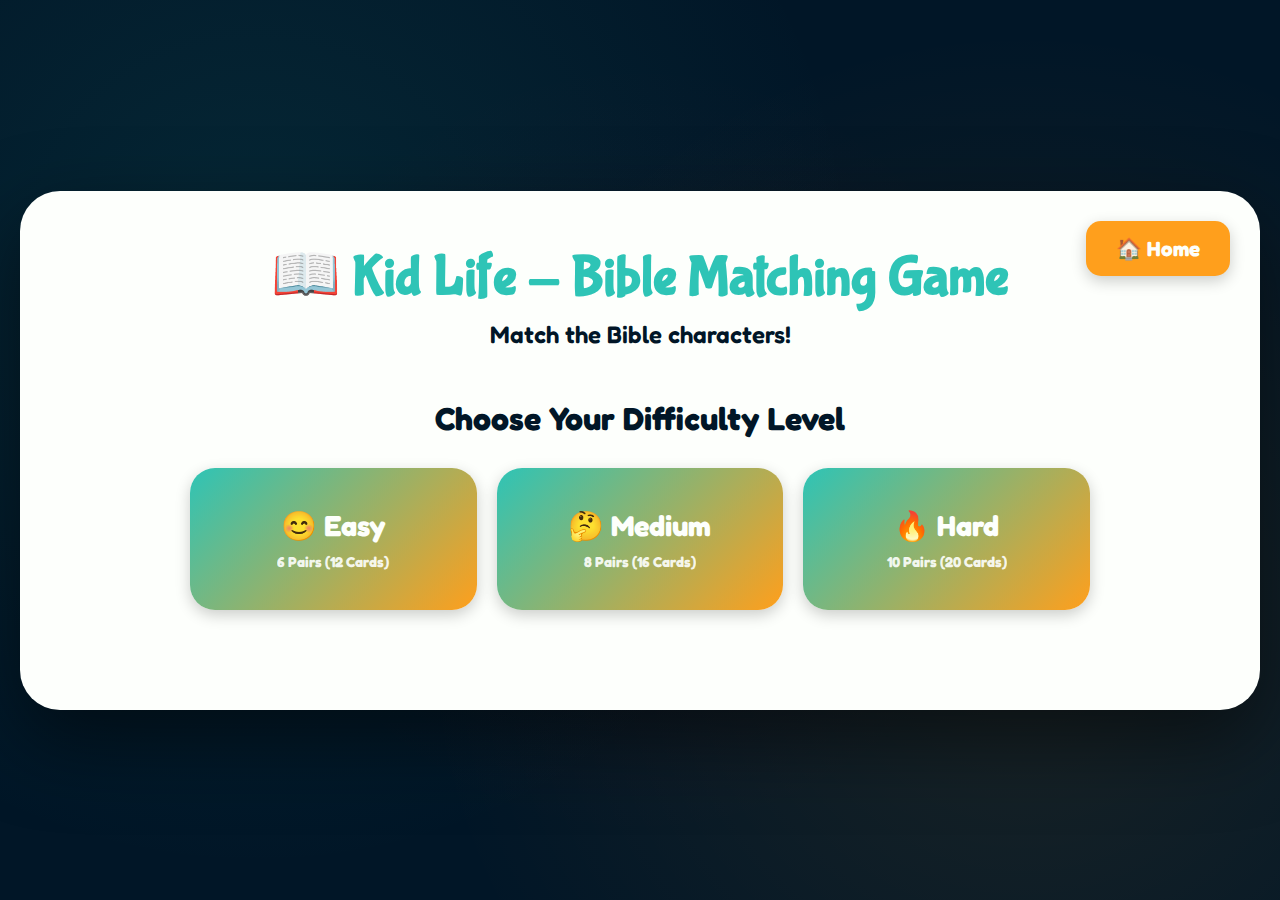
<file: memory-game.html>
<!DOCTYPE html>
<html lang="en">
<head>
    <meta charset="UTF-8">
    <meta name="viewport" content="width=device-width, initial-scale=1.0">
    <title>Bible Matching Game</title>
    <link href="https://fonts.googleapis.com/css2?family=Fredoka:wght@400;600;700&family=Bubblegum+Sans&display=swap" rel="stylesheet">
    <style>
        :root {
            --midnight: #011627;
            --white: #fdfffc;
            --teal: #2ec4b6;
            --red: #e71d36;
            --orange: #ff9f1c;
        }

        * {
            margin: 0;
            padding: 0;
            box-sizing: border-box;
            -webkit-tap-highlight-color: transparent;
        }

        body {
            font-family: 'Fredoka', sans-serif;
            background: var(--midnight);
            min-height: 100vh;
            display: flex;
            align-items: center;
            justify-content: center;
            padding: 20px;
            overflow-x: hidden;
            position: relative;
        }

        /* Animated background pattern */
        body::before {
            content: '';
            position: absolute;
            top: 0;
            left: 0;
            right: 0;
            bottom: 0;
            background-image: 
                radial-gradient(circle at 20% 30%, rgba(46, 196, 182, 0.1) 0%, transparent 50%),
                radial-gradient(circle at 80% 70%, rgba(255, 159, 28, 0.1) 0%, transparent 50%),
                radial-gradient(circle at 50% 50%, rgba(231, 29, 54, 0.05) 0%, transparent 50%);
            animation: bgMove 20s ease-in-out infinite;
        }

        @keyframes bgMove {
            0%, 100% { transform: scale(1) rotate(0deg); }
            50% { transform: scale(1.1) rotate(5deg); }
        }

        .container {
            background: var(--white);
            border-radius: 40px;
            padding: 50px;
            max-width: 1400px;
            width: 100%;
            box-shadow: 0 30px 80px rgba(0, 0, 0, 0.5);
            position: relative;
            z-index: 1;
        }

        /* Header */
        .header {
            text-align: center;
            margin-bottom: 30px;
        }

        .title {
            font-family: 'Bubblegum Sans', cursive;
            font-size: 3.5em;
            color: var(--teal);
            margin-bottom: 10px;
        }

        .subtitle {
            font-size: 1.5em;
            color: var(--midnight);
            font-weight: 600;
        }

        /* Difficulty Selection Screen */
        .difficulty-screen {
            display: block;
        }

        .difficulty-screen.hidden {
            display: none;
        }

        .game-screen {
            display: none;
        }

        .game-screen.active {
            display: block;
        }

        .difficulty-selection {
            text-align: center;
            margin: 50px 0;
        }

        .difficulty-title {
            font-size: 2em;
            color: var(--midnight);
            margin-bottom: 30px;
            font-weight: 700;
        }

        .difficulty-buttons {
            display: grid;
            grid-template-columns: repeat(auto-fit, minmax(250px, 1fr));
            gap: 20px;
            max-width: 900px;
            margin: 0 auto;
        }

        .difficulty-btn {
            background: linear-gradient(135deg, var(--teal), var(--orange));
            color: var(--white);
            padding: 40px 30px;
            border: none;
            border-radius: 25px;
            font-size: 1.8em;
            font-weight: 700;
            cursor: pointer;
            font-family: 'Fredoka', sans-serif;
            transition: all 0.3s;
            box-shadow: 0 5px 15px rgba(0, 0, 0, 0.2);
        }

        .difficulty-btn:hover {
            transform: translateY(-5px);
            box-shadow: 0 10px 25px rgba(0, 0, 0, 0.3);
        }

        .difficulty-btn small {
            display: block;
            font-size: 0.5em;
            margin-top: 10px;
            opacity: 0.9;
        }

        /* Game Stats */
        .game-info {
            display: grid;
            grid-template-columns: repeat(auto-fit, minmax(200px, 1fr));
            gap: 20px;
            margin-bottom: 30px;
        }

        .stat-card {
            background: linear-gradient(135deg, var(--teal), var(--orange));
            border-radius: 20px;
            padding: 20px;
            text-align: center;
            color: var(--white);
        }

        .stat-card.team-a {
            background: linear-gradient(135deg, var(--teal), #1a9d91);
        }

        .stat-card.team-b {
            background: linear-gradient(135deg, var(--orange), var(--red));
        }

        .stat-card.active-team {
            box-shadow: 0 0 0 5px var(--white), 0 0 0 8px var(--midnight);
            transform: scale(1.05);
        }

        .stat-label {
            font-size: 1.2em;
            font-weight: 600;
            margin-bottom: 10px;
        }

        .stat-value {
            font-size: 2.5em;
            font-weight: 700;
            font-family: 'Bubblegum Sans', cursive;
        }

        /* Current Turn Indicator */
        .turn-indicator {
            background: var(--midnight);
            color: var(--white);
            padding: 15px 30px;
            border-radius: 50px;
            text-align: center;
            font-size: 1.5em;
            font-weight: 700;
            margin-bottom: 30px;
        }

        /* Game Board */
        .game-board {
            display: grid;
            row-gap: 30px;
            column-gap: 80px;
            margin-bottom: 30px;
            justify-content: center;
        }

        .game-board.easy {
            grid-template-columns: repeat(4, 140px);
        }

        .game-board.medium {
            grid-template-columns: repeat(4, 140px);
        }

        .game-board.hard {
            grid-template-columns: repeat(5, 140px);
        }

        /* Card Styles */
        .card {
            width: 180px;
            height: 180px;
            position: relative;
            cursor: pointer;
            perspective: 1000px;
        }

        .card-inner {
            width: 100%;
            height: 100%;
            position: relative;
            transform-style: preserve-3d;
            transition: transform 0.6s;
        }

        .card.flipped .card-inner {
            transform: rotateY(180deg);
        }

        .card.matched .card-inner {
            transform: rotateY(180deg);
        }

        .card.matched {
            cursor: default;
            opacity: 0.8;
        }

        .card-face {
            position: absolute;
            width: 100%;
            height: 100%;
            backface-visibility: hidden;
            border-radius: 20px;
            display: flex;
            align-items: center;
            justify-content: center;
            box-shadow: 0 5px 15px rgba(0, 0, 0, 0.3);
        }

        .card-front {
            background: linear-gradient(135deg, var(--teal), var(--orange));
            font-size: 3em;
        }

        .card-back {
            background: var(--white);
            transform: rotateY(180deg);
            padding: 2px;
            border: 4px solid var(--teal);
        }

        .card-back img {
            width: 100%;
            height: 100%;
            object-fit: contain;
            border-radius: 10px;
        }

        /* Match Message */
        .match-message {
            position: fixed;
            top: 50%;
            left: 50%;
            transform: translate(-50%, -50%) scale(0);
            background: var(--white);
            padding: 40px 60px;
            border-radius: 30px;
            font-size: 2.5em;
            font-weight: 700;
            color: var(--teal);
            box-shadow: 0 20px 60px rgba(0, 0, 0, 0.5);
            z-index: 1000;
            text-align: center;
            transition: transform 0.3s;
        }

        .match-message.show {
            transform: translate(-50%, -50%) scale(1);
            animation: popBounce 0.5s;
        }

        .match-message.team-a {
            color: var(--teal);
        }

        .match-message.team-b {
            color: var(--orange);
        }

        @keyframes popBounce {
            0% { transform: translate(-50%, -50%) scale(0); }
            50% { transform: translate(-50%, -50%) scale(1.1); }
            100% { transform: translate(-50%, -50%) scale(1); }
        }

        /* Control Buttons */
        .game-controls {
            display: flex;
            gap: 20px;
            justify-content: center;
        }

        .btn {
            padding: 20px 40px;
            font-size: 1.5em;
            font-weight: 700;
            border: none;
            border-radius: 20px;
            cursor: pointer;
            font-family: 'Fredoka', sans-serif;
            transition: all 0.3s;
            box-shadow: 0 5px 15px rgba(0, 0, 0, 0.2);
        }

        .btn-primary {
            background: var(--teal);
            color: var(--white);
        }

        .btn-primary:hover {
            background: var(--orange);
            transform: translateY(-3px);
            box-shadow: 0 8px 20px rgba(0, 0, 0, 0.3);
        }

        .btn-secondary {
            background: var(--orange);
            color: var(--white);
        }

        .btn-secondary:hover {
            background: var(--red);
            transform: translateY(-3px);
            box-shadow: 0 8px 20px rgba(0, 0, 0, 0.3);
        }

        /* Winner Modal */
        .overlay {
            position: fixed;
            top: 0;
            left: 0;
            right: 0;
            bottom: 0;
            background: rgba(1, 22, 39, 0.9);
            display: none;
            z-index: 2000;
        }

        .overlay.show {
            display: block;
        }

        .winner-modal {
            position: fixed;
            top: 50%;
            left: 50%;
            transform: translate(-50%, -50%) scale(0);
            background: var(--white);
            border-radius: 40px;
            padding: 60px;
            text-align: center;
            z-index: 2001;
            transition: transform 0.3s;
            box-shadow: 0 30px 80px rgba(0, 0, 0, 0.5);
            max-width: 600px;
        }

        .winner-modal.show {
            transform: translate(-50%, -50%) scale(1);
        }

        .winner-modal h2 {
            font-family: 'Bubblegum Sans', cursive;
            font-size: 3.5em;
            color: var(--teal);
            margin-bottom: 20px;
        }

        .winner-modal p {
            font-size: 1.8em;
            color: var(--midnight);
            margin-bottom: 15px;
            font-weight: 600;
        }

        .winner-modal .final-scores {
            background: var(--midnight);
            border-radius: 20px;
            padding: 20px;
            margin: 30px 0;
        }

        .winner-modal .score-line {
            color: var(--white);
            font-size: 1.5em;
            margin: 10px 0;
        }

        /* Fireworks */
        .fireworks {
            position: fixed;
            top: 0;
            left: 0;
            width: 100%;
            height: 100%;
            pointer-events: none;
            z-index: 1999;
        }

        .firework {
            position: absolute;
            width: 5px;
            height: 5px;
            border-radius: 50%;
            animation: explode 1s ease-out forwards;
        }

        @keyframes explode {
            0% {
                transform: translate(0, 0) scale(1);
                opacity: 1;
            }
            100% {
                transform: translate(var(--tx), var(--ty)) scale(0);
                opacity: 0;
            }
        }

        /* Home Button */
.home-button {
    position: absolute;
    top: 30px;
    right: 30px;
    background: var(--orange);
    color: var(--white);
    padding: 15px 30px;
    border: none;
    border-radius: 15px;
    font-size: 1.3em;
    font-weight: 700;
    cursor: pointer;
    font-family: 'Fredoka', sans-serif;
    transition: all 0.3s;
    box-shadow: 0 5px 15px rgba(0, 0, 0, 0.2);
    text-decoration: none;
    display: inline-block;
}

.home-button:hover {
    background: var(--teal);
    transform: translateY(-3px);
    box-shadow: 0 8px 20px rgba(0, 0, 0, 0.3);
}

@media (max-width: 768px) {
    .home-button {
        top: 15px;
        right: 15px;
        padding: 10px 20px;
        font-size: 1.1em;
    }
}

        /* Responsive Design */
        @media (max-width: 768px) {
            .container {
                padding: 30px 20px;
            }

            .title {
                font-size: 2.5em;
            }

            .game-board.easy,
            .game-board.medium {
                grid-template-columns: repeat(3, 100px);
            }

            .game-board.hard {
                grid-template-columns: repeat(4, 90px);
            }

            .card {
                width: 130px;
                height: 130px;
            }

            .game-controls {
                flex-direction: column;
            }
        }
    </style>
</head>
<body>
    <div class="container">
                <a href="index.html" class="home-button">🏠 Home</a>
        <!-- Difficulty Selection Screen -->
        <div id="difficultyScreen" class="difficulty-screen">
            <div class="header">
                <h1 class="title">📖 Kid Life - Bible Matching Game</h1>
                <p class="subtitle">Match the Bible characters!</p>
            </div>

            <div class="difficulty-selection">
                <h2 class="difficulty-title">Choose Your Difficulty Level</h2>
                <div class="difficulty-buttons">
                    <button class="difficulty-btn" onclick="startGame('easy')">
                        😊 Easy
                        <small>6 Pairs (12 Cards)</small>
                    </button>
                    <button class="difficulty-btn" onclick="startGame('medium')">
                        🤔 Medium
                        <small>8 Pairs (16 Cards)</small>
                    </button>
                    <button class="difficulty-btn" onclick="startGame('hard')">
                        🔥 Hard
                        <small>10 Pairs (20 Cards)</small>
                    </button>
                </div>
            </div>
        </div>

        <!-- Game Screen -->
        <div id="gameScreen" class="game-screen">
            <div class="header">
                <h1 class="title">📖 Kid Life - Bible Matching Game</h1>
            </div>

            <div class="game-info">
                <div class="stat-card team-a" id="teamACard">
                    <div class="stat-label">Team A Matches</div>
                    <div class="stat-value" id="teamAScore">0</div>
                </div>
                <div class="stat-card" id="turnsCard">
                    <div class="stat-label">Total Turns</div>
                    <div class="stat-value" id="totalTurns">0</div>
                </div>
                <div class="stat-card team-b" id="teamBCard">
                    <div class="stat-label">Team B Matches</div>
                    <div class="stat-value" id="teamBScore">0</div>
                </div>
            </div>

            <div class="turn-indicator" id="turnIndicator">
                Team A's Turn
            </div>

            <div id="gameBoard" class="game-board"></div>

            <div class="game-controls">
                <button class="btn btn-primary" onclick="resetGame()">🔄 New Game</button>
                <button class="btn btn-secondary" onclick="changeDifficulty()">📊 Change Difficulty</button>
            </div>
        </div>

        <!-- Match Message -->
        <div id="matchMessage" class="match-message"></div>

        <!-- Winner Modal -->
        <div id="overlay" class="overlay"></div>
        <div id="winnerModal" class="winner-modal">
            <h2>🎉 Game Complete!</h2>
            <div class="final-scores">
                <div class="score-line">Team A: <span id="finalTeamA">0</span> matches</div>
                <div class="score-line">Team B: <span id="finalTeamB">0</span> matches</div>
            </div>
            <p id="winnerText"></p>
            <button class="btn btn-primary" onclick="closeWinnerModal()">Play Again!</button>
        </div>

        <!-- Fireworks Container -->
        <div id="fireworksContainer" class="fireworks"></div>
    </div>

    <script>
        // Image paths
        const cardImages = [
            'images/daniel.png',
            'images/david.png',
            'images/deborah.png',
            'images/jonah.png',
            'images/lydia.png',
            'images/mary.png',
            'images/matthew.png',
            'images/moses.png',
            'images/paul.png',
            'images/samson.png'
        ];

        // Game state
        let currentDifficulty = 'easy';
        let cards = [];
        let flippedCards = [];
        let matchedPairs = 0;
        let totalTurns = 0;
        let teamAScore = 0;
        let teamBScore = 0;
        let currentTeam = 'A'; // 'A' or 'B'
        let isProcessing = false;

        // Difficulty settings
        const difficultySettings = {
            easy: 6,
            medium: 8,
            hard: 10
        };

        function startGame(difficulty) {
            currentDifficulty = difficulty;
            document.getElementById('difficultyScreen').classList.add('hidden');
            document.getElementById('gameScreen').classList.add('active');
            initGame();
        }

        function changeDifficulty() {
            document.getElementById('gameScreen').classList.remove('active');
            document.getElementById('difficultyScreen').classList.remove('hidden');
            resetGameState();
        }

        function resetGameState() {
            matchedPairs = 0;
            totalTurns = 0;
            teamAScore = 0;
            teamBScore = 0;
            currentTeam = 'A';
            flippedCards = [];
            isProcessing = false;
            updateStats();
        }

        function initGame() {
            resetGameState();
            const gameBoard = document.getElementById('gameBoard');
            gameBoard.innerHTML = '';
            gameBoard.className = 'game-board ' + currentDifficulty;

            // Get number of pairs for this difficulty
            const numPairs = difficultySettings[currentDifficulty];
            
            // Create card pairs
            cards = [];
            for (let i = 0; i < numPairs; i++) {
                cards.push({ id: i, image: cardImages[i] });
                cards.push({ id: i, image: cardImages[i] });
            }

            // Shuffle cards
            cards = shuffleArray(cards);

            // Create card elements
            cards.forEach((card, index) => {
                const cardElement = createCardElement(card, index);
                gameBoard.appendChild(cardElement);
            });

            updateStats();
        }

        function createCardElement(card, index) {
            const cardDiv = document.createElement('div');
            cardDiv.className = 'card';
            cardDiv.dataset.cardId = card.id;
            cardDiv.dataset.index = index;

            cardDiv.innerHTML = `
                <div class="card-inner">
                    <div class="card-face card-front">
                        ✝️
                    </div>
                    <div class="card-face card-back">
                        <img src="${card.image}" alt="Bible Card">
                    </div>
                </div>
            `;

            cardDiv.addEventListener('click', () => handleCardClick(cardDiv, index));
            return cardDiv;
        }

        function handleCardClick(cardElement, index) {
            // Prevent clicking during processing or on already flipped/matched cards
            if (isProcessing || 
                cardElement.classList.contains('flipped') || 
                cardElement.classList.contains('matched') ||
                flippedCards.length >= 2) {
                return;
            }

            // Flip the card
            cardElement.classList.add('flipped');
            flippedCards.push({ element: cardElement, index: index });

            // Check if two cards are flipped
            if (flippedCards.length === 2) {
                isProcessing = true;
                totalTurns++;
                updateStats();
                checkForMatch();
            }
        }

        function checkForMatch() {
            const card1 = flippedCards[0];
            const card2 = flippedCards[1];

            const card1Id = card1.element.dataset.cardId;
            const card2Id = card2.element.dataset.cardId;

            if (card1Id === card2Id) {
                // Match found!
                setTimeout(() => {
                    card1.element.classList.add('matched');
                    card2.element.classList.add('matched');
                    matchedPairs++;

                    // Award point to current team
                    if (currentTeam === 'A') {
                        teamAScore++;
                    } else {
                        teamBScore++;
                    }

                    showMatchMessage();
                    updateStats();

                    flippedCards = [];
                    isProcessing = false;

                    // Check if game is complete
                    if (matchedPairs === difficultySettings[currentDifficulty]) {
                        setTimeout(showWinner, 1000);
                    }
                    // Team keeps their turn after a match
                }, 600);
            } else {
                // No match - flip cards back and switch teams
                setTimeout(() => {
                    card1.element.classList.remove('flipped');
                    card2.element.classList.remove('flipped');
                    flippedCards = [];
                    isProcessing = false;
                    
                    // Switch teams
                    currentTeam = currentTeam === 'A' ? 'B' : 'A';
                    updateStats();
                }, 1500);
            }
        }

        function showMatchMessage() {
            const message = document.getElementById('matchMessage');
            message.textContent = `Team ${currentTeam} found a match! 🎉`;
            message.className = 'match-message team-' + currentTeam.toLowerCase();
            message.classList.add('show');

            setTimeout(() => {
                message.classList.remove('show');
            }, 2000);
        }

        function updateStats() {
            document.getElementById('teamAScore').textContent = teamAScore;
            document.getElementById('teamBScore').textContent = teamBScore;
            document.getElementById('totalTurns').textContent = totalTurns;
            document.getElementById('turnIndicator').textContent = `Team ${currentTeam}'s Turn`;

            // Highlight active team
            const teamACard = document.getElementById('teamACard');
            const teamBCard = document.getElementById('teamBCard');
            
            if (currentTeam === 'A') {
                teamACard.classList.add('active-team');
                teamBCard.classList.remove('active-team');
            } else {
                teamBCard.classList.add('active-team');
                teamACard.classList.remove('active-team');
            }
        }

        function showWinner() {
            // Determine winner
            let winnerText;
            if (teamAScore > teamBScore) {
                winnerText = '🏆 Team A Wins!';
            } else if (teamBScore > teamAScore) {
                winnerText = '🏆 Team B Wins!';
            } else {
                winnerText = '🤝 It\'s a Tie! Great teamwork!';
            }

            document.getElementById('finalTeamA').textContent = teamAScore;
            document.getElementById('finalTeamB').textContent = teamBScore;
            document.getElementById('winnerText').textContent = winnerText;

            document.getElementById('overlay').classList.add('show');
            document.getElementById('winnerModal').classList.add('show');

            launchFireworks();
        }

        function closeWinnerModal() {
            document.getElementById('overlay').classList.remove('show');
            document.getElementById('winnerModal').classList.remove('show');
            changeDifficulty();
        }

        function resetGame() {
            initGame();
        }

        function shuffleArray(array) {
            const newArray = [...array];
            for (let i = newArray.length - 1; i > 0; i--) {
                const j = Math.floor(Math.random() * (i + 1));
                [newArray[i], newArray[j]] = [newArray[j], newArray[i]];
            }
            return newArray;
        }

        function launchFireworks() {
            const container = document.getElementById('fireworksContainer');
            const colors = ['#2ec4b6', '#ff9f1c', '#e71d36', '#fdfffc'];
            
            for (let i = 0; i < 15; i++) {
                setTimeout(() => {
                    createFirework(container, colors);
                }, i * 300);
            }
        }

        function createFirework(container, colors) {
            const x = Math.random() * window.innerWidth;
            const y = Math.random() * (window.innerHeight * 0.5);
            
            for (let i = 0; i < 20; i++) {
                const particle = document.createElement('div');
                particle.className = 'firework';
                particle.style.left = x + 'px';
                particle.style.top = y + 'px';
                particle.style.backgroundColor = colors[Math.floor(Math.random() * colors.length)];
                
                const angle = (Math.PI * 2 * i) / 20;
                const velocity = 50 + Math.random() * 100;
                const tx = Math.cos(angle) * velocity;
                const ty = Math.sin(angle) * velocity;
                
                particle.style.setProperty('--tx', tx + 'px');
                particle.style.setProperty('--ty', ty + 'px');
                
                container.appendChild(particle);
                
                setTimeout(() => {
                    particle.remove();
                }, 1000);
            }
        }
    </script>
</body>
</html>
</file>
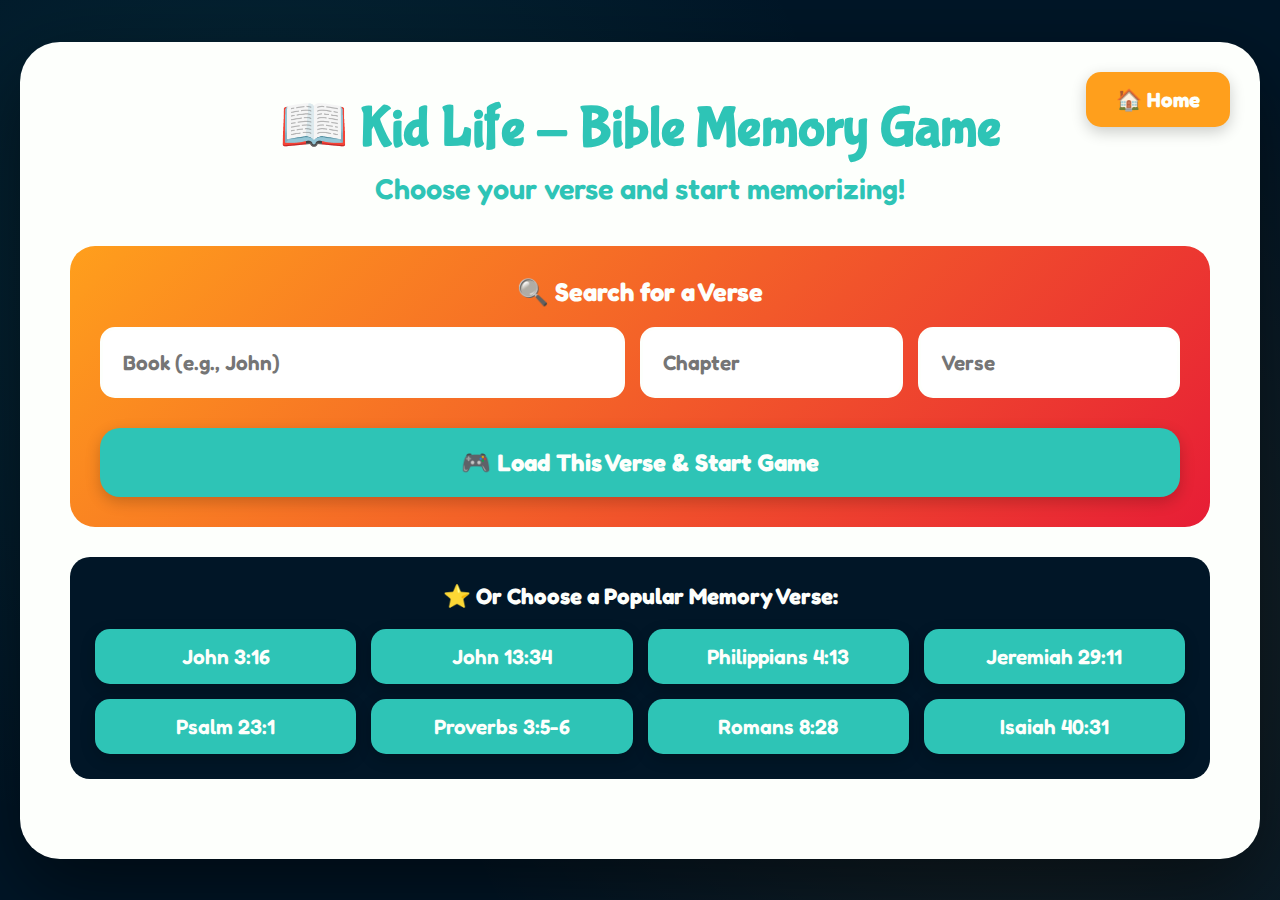
<file: memory-verse-game.html>
<!DOCTYPE html>
<html lang="en">
<head>
    <meta charset="UTF-8">
    <meta name="viewport" content="width=device-width, initial-scale=1.0">
    <title>Bible Verse Memory Game</title>
    <link href="https://fonts.googleapis.com/css2?family=Fredoka:wght@400;600;700&family=Bubblegum+Sans&display=swap" rel="stylesheet">
    <style>
        :root {
            --midnight: #011627;
            --white: #fdfffc;
            --teal: #2ec4b6;
            --red: #e71d36;
            --orange: #ff9f1c;
        }

        * {
            margin: 0;
            padding: 0;
            box-sizing: border-box;
            -webkit-tap-highlight-color: transparent;
        }

        body {
            font-family: 'Fredoka', sans-serif;
            background: var(--midnight);
            min-height: 100vh;
            display: flex;
            align-items: center;
            justify-content: center;
            padding: 20px;
            overflow-x: hidden;
            position: relative;
        }

        /* Animated background pattern */
        body::before {
            content: '';
            position: absolute;
            top: 0;
            left: 0;
            right: 0;
            bottom: 0;
            background-image: 
                radial-gradient(circle at 20% 30%, rgba(46, 196, 182, 0.1) 0%, transparent 50%),
                radial-gradient(circle at 80% 70%, rgba(255, 159, 28, 0.1) 0%, transparent 50%),
                radial-gradient(circle at 50% 50%, rgba(231, 29, 54, 0.05) 0%, transparent 50%);
            animation: bgMove 20s ease-in-out infinite;
        }

        @keyframes bgMove {
            0%, 100% { transform: scale(1) rotate(0deg); }
            50% { transform: scale(1.1) rotate(5deg); }
        }

        .container {
            background: var(--white);
            border-radius: 40px;
            padding: 50px;
            max-width: 1400px;
            width: 100%;
            box-shadow: 0 30px 80px rgba(0, 0, 0, 0.5);
            position: relative;
            z-index: 1;
        }

        /* Selection Screen Styles */
        .selection-screen {
            display: block;
        }

        .selection-screen.hidden {
            display: none;
        }

        .game-screen {
            display: none;
        }

        .game-screen.active {
            display: block;
        }

        .header {
            text-align: center;
            margin-bottom: 40px;
        }

        .title {
            font-family: 'Bubblegum Sans', cursive;
            font-size: 3.5em;
            color: var(--teal);
            margin-bottom: 10px;
        }

        @keyframes titleBounce {
            0%, 100% { transform: translateY(0); }
            50% { transform: translateY(-5px); }
        }

        .subtitle {
            font-size: 1.8em;
            color: var(--teal);
            font-weight: 600;
            margin-bottom: 20px;
        }

        /* Verse Selection */
        .verse-selection {
            background: linear-gradient(135deg, var(--orange), var(--red));
            border-radius: 25px;
            padding: 30px;
            margin-bottom: 30px;
        }

        .selection-label {
            color: var(--white);
            font-size: 1.6em;
            margin-bottom: 20px;
            font-weight: 700;
            display: block;
            text-align: center;
        }

        .verse-input-group {
            display: grid;
            grid-template-columns: 2fr 1fr 1fr;
            gap: 15px;
            margin-bottom: 20px;
        }

        /* Book input autocomplete container */
        .book-input-container {
            position: relative;
        }

        .verse-input {
            padding: 20px;
            font-size: 1.3em;
            border: 3px solid var(--white);
            border-radius: 15px;
            font-family: 'Fredoka', sans-serif;
            font-weight: 600;
            width: 100%;
        }

        .verse-input:focus {
            outline: none;
            box-shadow: 0 0 0 4px rgba(253, 255, 252, 0.3);
        }

        /* Dropdown for book suggestions */
        .book-dropdown {
            position: absolute;
            top: 100%;
            left: 0;
            right: 0;
            background: var(--white);
            border: 3px solid var(--teal);
            border-radius: 15px;
            max-height: 300px;
            overflow-y: auto;
            z-index: 100;
            margin-top: 5px;
            display: none;
            box-shadow: 0 10px 30px rgba(0, 0, 0, 0.3);
        }

        .book-dropdown.show {
            display: block;
        }

        .book-option {
            padding: 15px 20px;
            cursor: pointer;
            font-size: 1.2em;
            font-weight: 600;
            color: var(--midnight);
            transition: all 0.2s;
            border-bottom: 2px solid rgba(46, 196, 182, 0.2);
        }

        .book-option:last-child {
            border-bottom: none;
        }

        .book-option:hover,
        .book-option.selected {
            background: var(--teal);
            color: var(--white);
        }

        /* Popular Verses */
        .popular-verses {
            background: var(--midnight);
            border-radius: 20px;
            padding: 25px;
            margin-bottom: 30px;
        }

        .popular-title {
            color: var(--white);
            font-size: 1.4em;
            margin-bottom: 20px;
            text-align: center;
            font-weight: 700;
        }

        .verse-grid {
            display: grid;
            grid-template-columns: repeat(auto-fit, minmax(250px, 1fr));
            gap: 15px;
        }

        .verse-option {
            background: var(--teal);
            color: var(--white);
            padding: 15px 20px;
            border-radius: 15px;
            border: none;
            font-size: 1.3em;
            font-weight: 600;
            cursor: pointer;
            transition: all 0.3s;
            font-family: 'Fredoka', sans-serif;
            box-shadow: 0 5px 15px rgba(0, 0, 0, 0.2);
        }

        .verse-option:hover {
            background: var(--orange);
            transform: translateY(-3px);
            box-shadow: 0 8px 20px rgba(0, 0, 0, 0.3);
        }

        .verse-option:active {
            transform: translateY(0);
        }

        /* Loading State */
        .loading {
            text-align: center;
            padding: 40px;
            font-size: 2em;
            color: var(--teal);
        }

        .spinner {
            border: 5px solid var(--white);
            border-top: 5px solid var(--teal);
            border-radius: 50%;
            width: 60px;
            height: 60px;
            animation: spin 1s linear infinite;
            margin: 20px auto;
        }

        @keyframes spin {
            0% { transform: rotate(0deg); }
            100% { transform: rotate(360deg); }
        }

        /* Error Message */
        .error-message {
            background: var(--red);
            color: var(--white);
            padding: 20px;
            border-radius: 15px;
            margin-bottom: 20px;
            font-size: 1.3em;
            font-weight: 600;
            text-align: center;
            display: none;
        }

        .error-message.show {
            display: block;
            animation: shake 0.5s;
        }

        @keyframes shake {
            0%, 100% { transform: translateX(0); }
            25% { transform: translateX(-10px); }
            75% { transform: translateX(10px); }
        }

                        .instructions {
            background: linear-gradient(135deg, var(--teal), var(--orange));
            border: 4px solid var(--midnight);
            border-radius: 20px;
            padding: 25px;
            margin-bottom: 30px;
            font-size: 1.6em;
            text-align: center;
            color: var(--white);
            font-weight: 600;
        }

        /* Game Stats */
        .stats {
            display: grid;
            grid-template-columns: repeat(3, 1fr);
            gap: 20px;
            margin-bottom: 30px;
        }

        .stat-card {
            background: linear-gradient(135deg, var(--teal), var(--orange));
            border-radius: 20px;
            padding: 20px;
            text-align: center;
            color: var(--white);
        }

        .stat-label {
            font-size: 1.2em;
            font-weight: 600;
            margin-bottom: 10px;
        }

        .stat-value {
            font-size: 2.5em;
            font-weight: 700;
            font-family: 'Bubblegum Sans', cursive;
        }

        /* Verse Display */
        .verse-display {
            background: var(--midnight);
            border-radius: 25px;
            padding: 40px;
            margin-bottom: 30px;
            min-height: 300px;
        }

        .verse-reference {
            color: var(--orange);
            font-size: 1.5em;
            font-weight: 700;
            text-align: center;
            margin-bottom: 30px;
        }

        .verse-text {
            color: var(--white);
            font-size: 1.8em;
            line-height: 1.8;
            text-align: center;
            font-weight: 600;
        }

        .word {
            display: inline-block;
            margin: 5px;
            padding: 10px 15px;
            border-radius: 12px;
            transition: all 0.3s;
        }

        .word.visible {
            color: var(--white);
            background: transparent;
        }

        .word.hidden {
            background: var(--teal);
            color: transparent;
            cursor: pointer;
            user-select: none;
        }

        .word.hidden:hover {
            background: var(--orange);
            transform: scale(1.1);
        }

        .word.revealed {
            background: var(--red);
            color: var(--white);
            animation: revealPop 0.5s;
        }

        @keyframes revealPop {
            0% { transform: scale(1); }
            50% { transform: scale(1.2); }
            100% { transform: scale(1); }
        }

        /* Game Controls */
        .game-controls {
            display: flex;
            gap: 20px;
            justify-content: center;
        }

        .btn {
            padding: 20px 40px;
            font-size: 1.5em;
            font-weight: 700;
            border: none;
            border-radius: 20px;
            cursor: pointer;
            font-family: 'Fredoka', sans-serif;
            transition: all 0.3s;
            box-shadow: 0 5px 15px rgba(0, 0, 0, 0.2);
        }

        .btn-primary {
            background: var(--teal);
            color: var(--white);
        }

        .btn-primary:hover {
            background: var(--orange);
            transform: translateY(-3px);
            box-shadow: 0 8px 20px rgba(0, 0, 0, 0.3);
        }

        .btn-secondary {
            background: var(--orange);
            color: var(--white);
        }

        .btn-secondary:hover {
            background: var(--red);
            transform: translateY(-3px);
            box-shadow: 0 8px 20px rgba(0, 0, 0, 0.3);
        }

        .btn:active {
            transform: translateY(0);
        }

        /* Level Complete Modal */
        .overlay {
            position: fixed;
            top: 0;
            left: 0;
            right: 0;
            bottom: 0;
            background: rgba(1, 22, 39, 0.9);
            display: none;
            z-index: 1000;
        }

        .overlay.show {
            display: block;
        }

        .level-complete {
            position: fixed;
            top: 50%;
            left: 50%;
            transform: translate(-50%, -50%) scale(0);
            background: var(--white);
            border-radius: 40px;
            padding: 60px;
            text-align: center;
            z-index: 1001;
            transition: transform 0.3s;
            box-shadow: 0 30px 80px rgba(0, 0, 0, 0.5);
        }

        .level-complete.show {
            transform: translate(-50%, -50%) scale(1);
        }

        .level-complete h2 {
            font-family: 'Bubblegum Sans', cursive;
            font-size: 3em;
            color: var(--teal);
            margin-bottom: 20px;
        }

        .level-complete p {
            font-size: 1.8em;
            color: var(--midnight);
            margin-bottom: 30px;
            font-weight: 600;
        }

        /* Home Button */
.home-button {
    position: absolute;
    top: 30px;
    right: 30px;
    background: var(--orange);
    color: var(--white);
    padding: 15px 30px;
    border: none;
    border-radius: 15px;
    font-size: 1.3em;
    font-weight: 700;
    cursor: pointer;
    font-family: 'Fredoka', sans-serif;
    transition: all 0.3s;
    box-shadow: 0 5px 15px rgba(0, 0, 0, 0.2);
    text-decoration: none;
    display: inline-block;
}

.home-button:hover {
    background: var(--teal);
    transform: translateY(-3px);
    box-shadow: 0 8px 20px rgba(0, 0, 0, 0.3);
}

@media (max-width: 768px) {
    .home-button {
        top: 15px;
        right: 15px;
        padding: 10px 20px;
        font-size: 1.1em;
    }
}

        @media (max-width: 768px) {
            .container {
                padding: 30px;
            }

            .title {
                font-size: 2.5em;
            }

            .verse-input-group {
                grid-template-columns: 1fr;
            }

            .stats {
                grid-template-columns: 1fr;
            }

            .game-controls {
                flex-direction: column;
            }
        }

               /* Rickroll Modal Styles */
        .rickroll-modal {
            max-width: 700px;
        }

        .rickroll-modal iframe {
            width: 100%;
            height: 315px;
            border-radius: 20px;
            margin: 20px 0;
        }

        @media (max-width: 768px) {
            .rickroll-modal iframe {
                height: 200px;
            }
        }

/* Fireworks Animation */
.fireworks {
    position: fixed;
    top: 0;
    left: 0;
    width: 100%;
    height: 100%;
    pointer-events: none;
    z-index: 9999;
}

.firework {
    position: absolute;
    width: 5px;
    height: 5px;
    border-radius: 50%;
    animation: explode 1s ease-out forwards;
}

@keyframes explode {
    0% {
        transform: translate(0, 0) scale(1);
        opacity: 1;
    }
    100% {
        transform: translate(var(--tx), var(--ty)) scale(0);
        opacity: 0;
    }
}

/* Walking Animal */
.walking-animal {
    position: fixed;
    bottom: 15px;
    left: -150px;
    width: 300px;
    height: 300px;
    animation: walkAcross 8s linear forwards;
    z-index: 9998;
}

@keyframes walkAcross {
    0% {
        left: -150px;
        transform: scaleX(1);
    }
    100% {
        left: calc(100% + 150px);
        transform: scaleX(1);
    }
}
    </style>
</head>
<body>
    <div class="container">
                <a href="index.html" class="home-button">🏠 Home</a>
        <!-- Selection Screen -->
        <div id="selectionScreen" class="selection-screen">
            <div class="header">
                <h1 class="title">📖 Kid Life - Bible Memory Game</h1>
                <p class="subtitle">Choose your verse and start memorizing!</p>
            </div>

            <div id="errorMessage" class="error-message"></div>
            <div id="loading" class="loading" style="display: none;">
                <div class="spinner"></div>
                <p>Loading verse...</p>
            </div>

            <div class="verse-selection">
                <span class="selection-label">🔍 Search for a Verse</span>
                <div class="verse-input-group">
                    <div class="book-input-container">
                        <input 
                            type="text" 
                            id="bookInput" 
                            class="verse-input" 
                            placeholder="Book (e.g., John)" 
                            autocomplete="off"
                        >
                        <div id="bookDropdown" class="book-dropdown"></div>
                    </div>
                    <input type="number" id="chapterInput" class="verse-input" placeholder="Chapter" min="1">
                    <input type="number" id="verseInput" class="verse-input" placeholder="Verse" min="1">
                </div>
                <button id="loadVerseBtn" class="btn btn-primary" style="width: 100%; margin-top: 10px;">
                    🎮 Load This Verse & Start Game
                </button>
            </div>

            <div class="popular-verses">
                <h3 class="popular-title">⭐ Or Choose a Popular Memory Verse:</h3>
                 <div class="verse-grid">
                    <button class="verse-option" data-ref="JHN.3.16">John 3:16</button>
                    <button class="verse-option" data-ref="JHN.13.34">John 13:34</button>
                    <button class="verse-option" data-ref="PHP.4.13">Philippians 4:13</button>
                    <button class="verse-option" data-ref="JER.29.11">Jeremiah 29:11</button>
                    <button class="verse-option" data-ref="PSA.23.1">Psalm 23:1</button>
                    <button class="verse-option" data-ref="PRO.3.5-6">Proverbs 3:5-6</button>
                    <button class="verse-option" data-ref="ROM.8.28">Romans 8:28</button>
                    <button class="verse-option" data-ref="ISA.40.31">Isaiah 40:31</button>
                </div>
            </div>
        </div>

        <!-- Game Screen -->
        <div id="gameScreen" class="game-screen">
            <div class="header">
                <h1 class="title">📖 Kid Life - Bible Memory Game</h1>
            </div>

            <div class="instructions">
                Tap the blue boxes to see the words. Try to say the whole verse without clicking! 🌟
            </div>

            <div class="stats">
                <div class="stat-card">
                    <div class="stat-label">Level</div>
                    <div class="stat-value" id="level">1</div>
                </div>
                <div class="stat-card">
                    <div class="stat-label">Score</div>
                    <div class="stat-value" id="score">100</div>
                </div>
                <div class="stat-card">
                    <div class="stat-label">Words Left</div>
                    <div class="stat-value" id="wordsLeft">0</div>
                </div>
            </div>

            <div class="verse-display">
                <div id="verseReference" class="verse-reference"></div>
                <div id="verseWords" class="verse-text"></div>
            </div>

            <div class="game-controls">
                <button id="nextLevel" class="btn btn-primary">Next Level ➡️</button>
                <button id="tryAgain" class="btn btn-secondary">Try Again 🔄</button>
                <button id="changeVerse" class="btn btn-secondary">Change Verse 📖</button>
            </div>
        </div>

        <!-- Level Complete Modal -->
        <div id="overlay" class="overlay"></div>
        <div id="levelComplete" class="level-complete">
            <h2>🎉 Level Complete! 🎉</h2>
            <p>You completed Level <span id="completedLevel">1</span>!</p>
            <p>Final Score: <span id="finalScore">100</span></p>
            <button id="continueBtn" class="btn btn-primary">Continue to Next Level</button>
        </div>
    </div>

    
    <!-- Rickroll Modal -->
    <div class="overlay" id="rickrollOverlay"></div>
    <div class="level-complete rickroll-modal" id="rickrollModal">
        <h2>😱 Oh No! You're Out of Points! 😱</h2>
        <iframe 
            id="rickrollVideo"
            width="560" 
            height="315" 
            src="" 
            title="YouTube video player" 
            frameborder="0" 
            allow="accelerometer; autoplay; clipboard-write; encrypted-media; gyroscope; picture-in-picture; web-share" 
            referrerpolicy="strict-origin-when-cross-origin" 
            allowfullscreen>
        </iframe>
        <button class="btn btn-primary" id="closeRickroll">
            I've Learned My Lesson 😅
        </button>
    </div>

    <!-- Fireworks Container -->
<div id="fireworksContainer" class="fireworks"></div>

<!-- Walking Animal -->
<div id="walkingAnimal" class="walking-animal" style="display: none;"></div>

    <script>
        // Replace with your actual API.Bible key
        const DEFAULT_BIBLE_ID = '78a9f6124f344018-01'; // NIV   
        // 06125adad2d5898a-01 = World English Bible
        const API_KEY = 'Fo3jWbgd_jopCVaJ5SZ1l'; // Replace with your API key from scripture.api.bible

        // Game state
        let verseText = '';
        let words = [];
        let currentLevel = 1;
        let currentScore = 100;
        let hiddenWords = [];
        let revealedWords = new Set();
        let currentVerseReference = '';

        // Level configurations
        const levelConfigs = [
            { hiddenIndices: [], description: "Learn the verse!" },
            { hiddenIndices: [0, 4, 8, 12, 16, 20], description: "6 words hidden" },
            { hiddenIndices: [0, 2, 4, 6, 8, 10, 12, 14, 16, 18, 20, 22], description: "12 words hidden" },
            { hiddenIndices: [0, 1, 2, 4, 5, 6, 7, 9, 10, 11, 12, 13, 14, 15, 16, 17, 18, 20,23,26], description: "Almost all hidden!" },
            { hiddenIndices: Array.from({length: 50}, (_, i) => i), description: "All words hidden!" }
        ];

        // Bible books list for autocomplete
        const bibleBooks = [
            'Genesis', 'Exodus', 'Leviticus', 'Numbers', 'Deuteronomy',
            'Joshua', 'Judges', 'Ruth', '1 Samuel', '2 Samuel',
            '1 Kings', '2 Kings', '1 Chronicles', '2 Chronicles',
            'Ezra', 'Nehemiah', 'Esther', 'Job', 'Psalms', 'Proverbs',
            'Ecclesiastes', 'Song of Solomon', 'Isaiah', 'Jeremiah', 'Lamentations',
            'Ezekiel', 'Daniel', 'Hosea', 'Joel', 'Amos',
            'Obadiah', 'Jonah', 'Micah', 'Nahum', 'Habakkuk',
            'Zephaniah', 'Haggai', 'Zechariah', 'Malachi',
            'Matthew', 'Mark', 'Luke', 'John', 'Acts',
            'Romans', '1 Corinthians', '2 Corinthians', 'Galatians', 'Ephesians',
            'Philippians', 'Colossians', '1 Thessalonians', '2 Thessalonians',
            '1 Timothy', '2 Timothy', 'Titus', 'Philemon', 'Hebrews',
            'James', '1 Peter', '2 Peter', '1 John', '2 John',
            '3 John', 'Jude', 'Revelation'
        ];

        // Book abbreviations mapping
        const bookAbbreviations = {
            'genesis': 'GEN', 'gen': 'GEN',
            'exodus': 'EXO', 'exo': 'EXO', 'exod': 'EXO',
            'leviticus': 'LEV', 'lev': 'LEV',
            'numbers': 'NUM', 'num': 'NUM',
            'deuteronomy': 'DEU', 'deut': 'DEU', 'deu': 'DEU',
            'joshua': 'JOS', 'josh': 'JOS', 'jos': 'JOS',
            'judges': 'JDG', 'judg': 'JDG', 'jdg': 'JDG',
            'ruth': 'RUT', 'rut': 'RUT',
            '1 samuel': '1SA', '1samuel': '1SA', '1 sam': '1SA', '1sam': '1SA',
            '2 samuel': '2SA', '2samuel': '2SA', '2 sam': '2SA', '2sam': '2SA',
            '1 kings': '1KI', '1kings': '1KI', '1 ki': '1KI', '1ki': '1KI',
            '2 kings': '2KI', '2kings': '2KI', '2 ki': '2KI', '2ki': '2KI',
            '1 chronicles': '1CH', '1chronicles': '1CH', '1 chron': '1CH', '1chron': '1CH',
            '2 chronicles': '2CH', '2chronicles': '2CH', '2 chron': '2CH', '2chron': '2CH',
            'ezra': 'EZR', 'ezr': 'EZR',
            'nehemiah': 'NEH', 'neh': 'NEH',
            'esther': 'EST', 'est': 'EST',
            'job': 'JOB',
            'psalms': 'PSA', 'psalm': 'PSA', 'psa': 'PSA', 'ps': 'PSA',
            'proverbs': 'PRO', 'prov': 'PRO', 'pro': 'PRO',
            'ecclesiastes': 'ECC', 'eccl': 'ECC', 'ecc': 'ECC',
            'song of solomon': 'SNG', 'song': 'SNG', 'sos': 'SNG',
            'isaiah': 'ISA', 'isa': 'ISA',
            'jeremiah': 'JER', 'jer': 'JER',
            'lamentations': 'LAM', 'lam': 'LAM',
            'ezekiel': 'EZK', 'ezek': 'EZK', 'ezk': 'EZK',
            'daniel': 'DAN', 'dan': 'DAN',
            'hosea': 'HOS', 'hos': 'HOS',
            'joel': 'JOL', 'joel': 'JOL',
            'amos': 'AMO', 'amo': 'AMO',
            'obadiah': 'OBA', 'obad': 'OBA', 'oba': 'OBA',
            'jonah': 'JON', 'jon': 'JON',
            'micah': 'MIC', 'mic': 'MIC',
            'nahum': 'NAM', 'nah': 'NAM', 'nam': 'NAM',
            'habakkuk': 'HAB', 'hab': 'HAB',
            'zephaniah': 'ZEP', 'zeph': 'ZEP', 'zep': 'ZEP',
            'haggai': 'HAG', 'hag': 'HAG',
            'zechariah': 'ZEC', 'zech': 'ZEC', 'zec': 'ZEC',
            'malachi': 'MAL', 'mal': 'MAL',
            'matthew': 'MAT', 'matt': 'MAT', 'mat': 'MAT', 'mt': 'MAT',
            'mark': 'MRK', 'mrk': 'MRk', 'mk': 'MRK',
            'luke': 'LUK', 'luk': 'LUK', 'lk': 'LUK',
            'john': 'JHN', 'jhn': 'JHN', 'jn': 'JHN',
            'acts': 'ACT', 'act': 'ACT',
            'romans': 'ROM', 'rom': 'ROM',
            '1 corinthians': '1CO', '1corinthians': '1CO', '1 cor': '1CO', '1cor': '1CO',
            '2 corinthians': '2CO', '2corinthians': '2CO', '2 cor': '2CO', '2cor': '2CO',
            'galatians': 'GAL', 'gal': 'GAL',
            'ephesians': 'EPH', 'eph': 'EPH',
            'philippians': 'PHP', 'phil': 'PHP', 'php': 'PHP',
            'colossians': 'COL', 'col': 'COL',
            '1 thessalonians': '1TH', '1thessalonians': '1TH', '1 thess': '1TH', '1thess': '1TH',
            '2 thessalonians': '2TH', '2thessalonians': '2TH', '2 thess': '2TH', '2thess': '2TH',
            '1 timothy': '1TI', '1timothy': '1TI', '1 tim': '1TI', '1tim': '1TI',
            '2 timothy': '2TI', '2timothy': '2TI', '2 tim': '2TI', '2tim': '2TI',
            'titus': 'TIT', 'tit': 'TIT',
            'philemon': 'PHM', 'philem': 'PHM', 'phm': 'PHM',
            'hebrews': 'HEB', 'heb': 'HEB',
            'james': 'JAS', 'jas': 'JAS',
            '1 peter': '1PE', '1peter': '1PE', '1 pet': '1PE', '1pet': '1PE',
            '2 peter': '2PE', '2peter': '2PE', '2 pet': '2PE', '2pet': '2PE',
            '1 john': '1JN', '1john': '1JN',
            '2 john': '2JN', '2john': '2JN',
            '3 john': '3JN', '3john': '3JN',
            'jude': 'JUD', 'jud': 'JUD',
            'revelation': 'REV', 'rev': 'REV'
        };

        // Autocomplete variables
        let selectedBookIndex = -1;
        let filteredBooks = [];

        // Initialize event listeners
        const bookInput = document.getElementById('bookInput');
        const bookDropdown = document.getElementById('bookDropdown');

        bookInput.addEventListener('input', handleBookInput);
        bookInput.addEventListener('keydown', handleBookKeydown);
        bookInput.addEventListener('blur', () => {
            // Delay hiding to allow click on dropdown
            setTimeout(() => {
                bookDropdown.classList.remove('show');
            }, 200);
        });

        document.getElementById('loadVerseBtn').addEventListener('click', loadCustomVerse);
        document.querySelectorAll('.verse-option').forEach(btn => {
            btn.addEventListener('click', (e) => loadVerseByRef(e.target.dataset.ref));
        });
        document.getElementById('nextLevel').addEventListener('click', handleNextLevel);
        document.getElementById('tryAgain').addEventListener('click', tryAgain);
        document.getElementById('changeVerse').addEventListener('click', changeVerse);
        document.getElementById('continueBtn').addEventListener('click', continueToNextLevel);
        document.getElementById('closeRickroll').addEventListener('click', closeRickroll);

        // Autocomplete functions
        function handleBookInput(e) {
            const searchTerm = e.target.value.toLowerCase().trim();
            
            if (searchTerm === '') {
                bookDropdown.classList.remove('show');
                return;
            }

            // Filter books that start with or contain the search term
            filteredBooks = bibleBooks.filter(book => 
                book.toLowerCase().includes(searchTerm)
            );

            if (filteredBooks.length > 0) {
                displayBookDropdown(filteredBooks);
                selectedBookIndex = -1;
            } else {
                bookDropdown.classList.remove('show');
            }
        }

        function displayBookDropdown(books) {
            bookDropdown.innerHTML = '';
            
            books.forEach((book, index) => {
                const option = document.createElement('div');
                option.className = 'book-option';
                option.textContent = book;
                option.addEventListener('click', () => selectBook(book));
                bookDropdown.appendChild(option);
            });

            bookDropdown.classList.add('show');
        }

        function handleBookKeydown(e) {
            const options = bookDropdown.querySelectorAll('.book-option');
            
            if (!bookDropdown.classList.contains('show') || options.length === 0) {
                return;
            }

            switch(e.key) {
                case 'ArrowDown':
                    e.preventDefault();
                    selectedBookIndex = Math.min(selectedBookIndex + 1, options.length - 1);
                    updateSelectedOption(options);
                    break;
                
                case 'ArrowUp':
                    e.preventDefault();
                    selectedBookIndex = Math.max(selectedBookIndex - 1, 0);
                    updateSelectedOption(options);
                    break;
                
                case 'Enter':
                    e.preventDefault();
                    if (selectedBookIndex >= 0 && selectedBookIndex < filteredBooks.length) {
                        selectBook(filteredBooks[selectedBookIndex]);
                    }
                    break;
                
                case 'Escape':
                    bookDropdown.classList.remove('show');
                    break;
            }
        }

        function updateSelectedOption(options) {
            options.forEach((option, index) => {
                if (index === selectedBookIndex) {
                    option.classList.add('selected');
                    option.scrollIntoView({ block: 'nearest' });
                } else {
                    option.classList.remove('selected');
                }
            });
        }

        function selectBook(bookName) {
            bookInput.value = bookName;
            bookDropdown.classList.remove('show');
            document.getElementById('chapterInput').focus();
        }

        // API Functions
        async function fetchVerse(verseId) {
            if (!API_KEY || API_KEY === 'API_KEY') {
                showError('API key not configured. Please add your API key to the code.');
                return null;
            }

            showLoading(true);

            try {
                const response = await fetch(
                    `https://rest.api.bible/v1/bibles/${DEFAULT_BIBLE_ID}/verses/${verseId}?content-type=html&include-notes=false&include-titles=false&include-chapter-numbers=false&include-verse-numbers=false&include-verse-spans=false&use-org-id=false`,
                    {
                        headers: {
                            'api-key': API_KEY
                        }
                    }
                );

                if (!response.ok) {
                    throw new Error(`API Error: ${response.status}`);
                }

                const data = await response.json();
                showLoading(false);
                return data.data;
            } catch (error) {
                showLoading(false);
                showError(`Error loading verse: ${error.message}. Make sure your API key is correct.`);
                return null;
            }
        }

        function convertToVerseId(book, chapter, verse) {
            const bookKey = book.toLowerCase().trim();
            const bookCode = bookAbbreviations[bookKey];
            
            if (!bookCode) {
                showError(`Book "${book}" not recognized. Try using the full name like "John" or "Genesis"`);
                return null;
            }

            return `${bookCode}.${chapter}.${verse}`;
        }

        async function loadCustomVerse() {
            const book = document.getElementById('bookInput').value.trim();
            const chapter = document.getElementById('chapterInput').value.trim();
            const verse = document.getElementById('verseInput').value.trim();

            if (!book || !chapter || !verse) {
                showError('Please enter a book, chapter, and verse number');
                return;
            }

            const verseId = convertToVerseId(book, chapter, verse);
            if (!verseId) return;

            await loadVerseByRef(verseId);
        }

        async function loadVerseByRef(verseRef) {
            const verseData = await fetchVerse(verseRef);
            if (!verseData) return;

            // Extract text and clean it
            const tempDiv = document.createElement('div');
            tempDiv.innerHTML = verseData.content;
            verseText = tempDiv.textContent.trim();
            
            // Remove verse numbers and extra whitespace
            verseText = verseText.replace(/\[\d+\]/g, '').replace(/\s+/g, ' ').trim();
            
            currentVerseReference = verseData.reference;
            words = verseText.split(' ');

            // Start game
            startGame();
        }

        function startGame() {
            document.getElementById('selectionScreen').classList.add('hidden');
            document.getElementById('gameScreen').classList.add('active');
            document.getElementById('verseReference').textContent = currentVerseReference;
            
            currentLevel = 1;
            currentScore = 100;
            initGame();
        }

        function changeVerse() {
            document.getElementById('gameScreen').classList.remove('active');
            document.getElementById('selectionScreen').classList.remove('hidden');
            
            // Reset inputs
            document.getElementById('bookInput').value = '';
            document.getElementById('chapterInput').value = '';
            document.getElementById('verseInput').value = '';
        }

        function showError(message) {
            const errorDiv = document.getElementById('errorMessage');
            errorDiv.textContent = message;
            errorDiv.classList.add('show');
            setTimeout(() => {
                errorDiv.classList.remove('show');
            }, 5000);
        }

        function showLoading(show) {
            document.getElementById('loading').style.display = show ? 'block' : 'none';
        }

        // Game Functions
        function initGame() {
            renderVerse();
            updateStats();
        }

        function renderVerse() {
            const container = document.getElementById('verseWords');
            container.innerHTML = '';
            
            const config = levelConfigs[Math.min(currentLevel - 1, levelConfigs.length - 1)];
            hiddenWords = config.hiddenIndices.slice(0, words.length);
            revealedWords.clear();
            
            words.forEach((word, index) => {
                const wordSpan = document.createElement('span');
                wordSpan.textContent = word;
                wordSpan.classList.add('word');
                
                if (hiddenWords.includes(index)) {
                    wordSpan.classList.add('hidden');
                    wordSpan.dataset.index = index;
                    wordSpan.addEventListener('click', () => revealWord(wordSpan, index));
                } else {
                    wordSpan.classList.add('visible');
                }
                
                container.appendChild(wordSpan);
            });
            
            updateWordsLeft();

// Update button text based on level
const nextLevelBtn = document.getElementById('nextLevel');
if (currentLevel >= levelConfigs.length) {
    nextLevelBtn.textContent = 'Verse Memorized Correctly! 🎉';
} else {
    nextLevelBtn.textContent = 'Next Level ➡️';
}

        }

        function revealWord(wordSpan, index) {
            if (revealedWords.has(index)) return;
            
            wordSpan.classList.remove('hidden');
            wordSpan.classList.add('revealed');
            revealedWords.add(index);
            
            currentScore = Math.max(0, currentScore - 10);

           // Check if score hit 0 and trigger rickroll
            if (currentScore === 0) {
                showRickroll();
            }

            updateStats();
            
            wordSpan.style.animation = 'none';
            setTimeout(() => {
                wordSpan.style.animation = '';
            }, 10);
        }

        function updateStats() {
            document.getElementById('level').textContent = currentLevel;
            document.getElementById('score').textContent = currentScore;
            updateWordsLeft();
        }

        function updateWordsLeft() {
            const wordsLeft = hiddenWords.length - revealedWords.size;
            document.getElementById('wordsLeft').textContent = wordsLeft;
        }

        function showLevelComplete() {
            document.getElementById('completedLevel').textContent = currentLevel;
            document.getElementById('finalScore').textContent = currentScore;
            document.getElementById('overlay').classList.add('show');
            document.getElementById('levelComplete').classList.add('show');
        }

        function hideLevelComplete() {
            document.getElementById('overlay').classList.remove('show');
            document.getElementById('levelComplete').classList.remove('show');
        }

function handleNextLevel() {
    if (currentLevel < levelConfigs.length) {
        showLevelComplete();
    } else {
        // Last level completed!
        showFinalCelebration();
    }
}

        function continueToNextLevel() {
            hideLevelComplete();
            currentLevel++;
            currentScore = 100;
            renderVerse();
            updateStats();
            
            if (currentLevel > levelConfigs.length) {
                alert('🎊 Amazing! You finished the entire game! 🎊');
                currentLevel = 1;
                currentScore = 100;
                renderVerse();
                updateStats();
            }
        }

        function tryAgain() {
            currentScore = 100;
            revealedWords.clear();
            renderVerse();
            updateStats();
        }


        // Rickroll functions
        function showRickroll() {
            const iframe = document.getElementById('rickrollVideo');
            iframe.src = 'https://www.youtube.com/embed/dQw4w9WgXcQ?autoplay=1';
            document.getElementById('rickrollOverlay').classList.add('show');
            document.getElementById('rickrollModal').classList.add('show');
        }

        function closeRickroll() {
            const iframe = document.getElementById('rickrollVideo');
            iframe.src = ''; // Stop the video
            document.getElementById('rickrollOverlay').classList.remove('show');
            document.getElementById('rickrollModal').classList.remove('show');
            tryAgain(); // Reset the game
        }

        function showFinalCelebration() {
    // Show the level complete modal first
    showLevelComplete();
    
    // Trigger fireworks
    setTimeout(() => {
        launchFireworks();
    }, 500);
    
    // Show walking animal
    setTimeout(() => {
        showWalkingAnimal();
    }, 1000);
}

function launchFireworks() {
    const container = document.getElementById('fireworksContainer');
    const colors = ['#2ec4b6', '#ff9f1c', '#e71d36', '#fdfffc'];
    
    // Launch 15 fireworks
    for (let i = 0; i < 15; i++) {
        setTimeout(() => {
            createFirework(container, colors);
        }, i * 300);
    }
}

function createFirework(container, colors) {
    const x = Math.random() * window.innerWidth;
    const y = Math.random() * (window.innerHeight * 0.5);
    
    // Create 20 particles per firework
    for (let i = 0; i < 20; i++) {
        const particle = document.createElement('div');
        particle.className = 'firework';
        particle.style.left = x + 'px';
        particle.style.top = y + 'px';
        particle.style.backgroundColor = colors[Math.floor(Math.random() * colors.length)];
        
        const angle = (Math.PI * 2 * i) / 20;
        const velocity = 50 + Math.random() * 100;
        const tx = Math.cos(angle) * velocity;
        const ty = Math.sin(angle) * velocity;
        
        particle.style.setProperty('--tx', tx + 'px');
        particle.style.setProperty('--ty', ty + 'px');
        
        container.appendChild(particle);
        
        // Remove particle after animation
        setTimeout(() => {
            particle.remove();
        }, 1000);
    }
}

function showWalkingAnimal() {
    const animalGifs = [
        'gifs/bird.gif',
        'gifs/capybara.gif',
                'gifs/dog-summer.gif',
        'gifs/dog-walk.gif',
                'gifs/fancy-cat.gif',
        'gifs/groundhog.gif',
                'gifs/video-dog.gif'
        // etc.
    ];
    
    const animal = document.getElementById('walkingAnimal');
    const randomGif = animalGifs[Math.floor(Math.random() * animalGifs.length)];
    
    animal.innerHTML = `<img src="${randomGif}" style="width: 150px; height: 150px; object-fit: contain;">`;
    animal.style.display = 'block';
    
    setTimeout(() => {
        animal.style.display = 'none';
    }, 8000);
}
    </script>
</body>
</html>
</file>
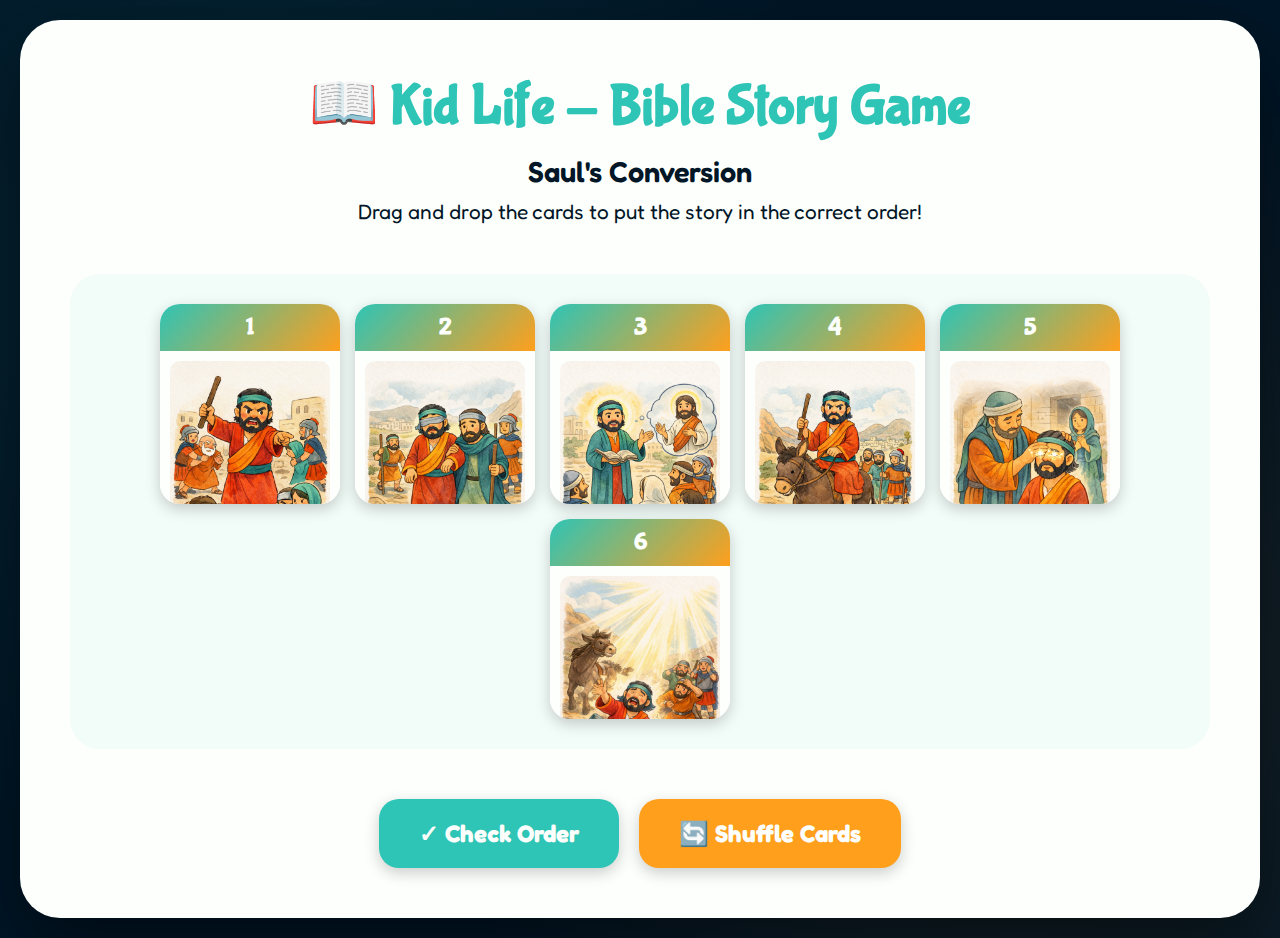
<file: story-order.html>
<!DOCTYPE html>
<html lang="en">
<head>
    <meta charset="UTF-8">
    <meta name="viewport" content="width=device-width, initial-scale=1.0">
    <title>Bible Story Sequencing Game</title>
    <link href="https://fonts.googleapis.com/css2?family=Fredoka:wght@400;600;700&family=Bubblegum+Sans&display=swap" rel="stylesheet">
    <style>
        :root {
            --midnight: #011627;
            --white: #fdfffc;
            --teal: #2ec4b6;
            --red: #e71d36;
            --orange: #ff9f1c;
        }

        * {
            margin: 0;
            padding: 0;
            box-sizing: border-box;
            -webkit-tap-highlight-color: transparent;
        }

        body {
            font-family: 'Fredoka', sans-serif;
            background: var(--midnight);
            min-height: 100vh;
            display: flex;
            align-items: center;
            justify-content: center;
            padding: 20px;
            overflow-x: hidden;
            position: relative;
        }

        /* Animated background pattern */
        body::before {
            content: '';
            position: absolute;
            top: 0;
            left: 0;
            right: 0;
            bottom: 0;
            background-image: 
                radial-gradient(circle at 20% 30%, rgba(46, 196, 182, 0.1) 0%, transparent 50%),
                radial-gradient(circle at 80% 70%, rgba(255, 159, 28, 0.1) 0%, transparent 50%),
                radial-gradient(circle at 50% 50%, rgba(231, 29, 54, 0.05) 0%, transparent 50%);
            animation: bgMove 20s ease-in-out infinite;
        }

        @keyframes bgMove {
            0%, 100% { transform: scale(1) rotate(0deg); }
            50% { transform: scale(1.1) rotate(5deg); }
        }

        .container {
            background: var(--white);
            border-radius: 40px;
            padding: 50px;
            max-width: 1600px;
            width: 100%;
            box-shadow: 0 30px 80px rgba(0, 0, 0, 0.5);
            position: relative;
            z-index: 1;
        }

        /* Header */
        .header {
            text-align: center;
            margin-bottom: 30px;
        }

        .title {
            font-family: 'Bubblegum Sans', cursive;
            font-size: 3.5em;
            color: var(--teal);
            margin-bottom: 10px;
        }

        .subtitle {
            font-size: 1.8em;
            color: var(--midnight);
            font-weight: 600;
            margin-top: 15px;
        }

        .instructions {
            font-size: 1.3em;
            color: var(--midnight);
            margin-top: 10px;
            font-weight: 400;
        }

        /* Game Board */
        .game-board {
            display: flex;
            justify-content: center;
            gap: 20px;
            margin: 50px 0;
            padding: 30px;
            background: rgba(46, 196, 182, 0.05);
            border-radius: 30px;
            min-height: 280px;
            flex-wrap: wrap;
        }

        /* Card Styles */
        .card {
            width: 200px;
            height: 220px;
            background: var(--white);
            border-radius: 20px;
            cursor: grab;
            transition: all 0.3s;
            box-shadow: 0 5px 15px rgba(0, 0, 0, 0.2);
            display: flex;
            flex-direction: column;
            overflow: hidden;
            position: relative;
        }

        .card:active {
            cursor: grabbing;
        }

        .card.dragging {
            opacity: 0.5;
            transform: scale(0.95);
        }

        .card.drag-over {
            transform: scale(1.05);
            box-shadow: 0 10px 25px rgba(46, 196, 182, 0.4);
        }

        .card-number {
            background: linear-gradient(135deg, var(--teal), var(--orange));
            color: var(--white);
            font-size: 1.5em;
            font-weight: 700;
            padding: 10px;
            text-align: center;
            font-family: 'Bubblegum Sans', cursive;
        }

        .card-image {
            flex: 1;
            display: flex;
            align-items: center;
            justify-content: center;
            padding: 10px;
            background: var(--white);
        }

        .card-image img {
            max-width: 100%;
            max-height: 100%;
            object-fit: contain;
            border-radius: 10px;
        }

        /* Feedback Message */
        .feedback-message {
            position: fixed;
            top: 50%;
            left: 50%;
            transform: translate(-50%, -50%) scale(0);
            background: var(--white);
            padding: 40px 60px;
            border-radius: 30px;
            font-size: 2em;
            font-weight: 700;
            box-shadow: 0 20px 60px rgba(0, 0, 0, 0.5);
            z-index: 1000;
            text-align: center;
            transition: transform 0.3s;
            max-width: 500px;
        }

        .feedback-message.show {
            transform: translate(-50%, -50%) scale(1);
            animation: popBounce 0.5s;
        }

        .feedback-message.success {
            color: var(--teal);
        }

        .feedback-message.error {
            color: var(--red);
        }

        .feedback-message .hint {
            font-size: 0.6em;
            margin-top: 15px;
            color: var(--orange);
        }

        @keyframes popBounce {
            0% { transform: translate(-50%, -50%) scale(0); }
            50% { transform: translate(-50%, -50%) scale(1.1); }
            100% { transform: translate(-50%, -50%) scale(1); }
        }

        /* Control Buttons */
        .game-controls {
            display: flex;
            gap: 20px;
            justify-content: center;
            margin-top: 30px;
        }

        .btn {
            padding: 20px 40px;
            font-size: 1.5em;
            font-weight: 700;
            border: none;
            border-radius: 20px;
            cursor: pointer;
            font-family: 'Fredoka', sans-serif;
            transition: all 0.3s;
            box-shadow: 0 5px 15px rgba(0, 0, 0, 0.2);
        }

        .btn-primary {
            background: var(--teal);
            color: var(--white);
        }

        .btn-primary:hover {
            background: var(--orange);
            transform: translateY(-3px);
            box-shadow: 0 8px 20px rgba(0, 0, 0, 0.3);
        }

        .btn-secondary {
            background: var(--orange);
            color: var(--white);
        }

        .btn-secondary:hover {
            background: var(--red);
            transform: translateY(-3px);
            box-shadow: 0 8px 20px rgba(0, 0, 0, 0.3);
        }

        /* Winner Modal */
        .overlay {
            position: fixed;
            top: 0;
            left: 0;
            right: 0;
            bottom: 0;
            background: rgba(1, 22, 39, 0.9);
            display: none;
            z-index: 2000;
        }

        .overlay.show {
            display: block;
        }

        .winner-modal {
            position: fixed;
            top: 50%;
            left: 50%;
            transform: translate(-50%, -50%) scale(0);
            background: var(--white);
            border-radius: 40px;
            padding: 60px;
            text-align: center;
            z-index: 2001;
            transition: transform 0.3s;
            box-shadow: 0 30px 80px rgba(0, 0, 0, 0.5);
            max-width: 600px;
        }

        .winner-modal.show {
            transform: translate(-50%, -50%) scale(1);
        }

        .winner-modal h2 {
            font-family: 'Bubblegum Sans', cursive;
            font-size: 3.5em;
            color: var(--teal);
            margin-bottom: 20px;
        }

        .winner-modal p {
            font-size: 1.8em;
            color: var(--midnight);
            margin-bottom: 15px;
            font-weight: 600;
        }

        /* Fireworks */
        .fireworks {
            position: fixed;
            top: 0;
            left: 0;
            width: 100%;
            height: 100%;
            pointer-events: none;
            z-index: 1999;
        }

        .firework {
            position: absolute;
            width: 5px;
            height: 5px;
            border-radius: 50%;
            animation: explode 1s ease-out forwards;
        }

        @keyframes explode {
            0% {
                transform: translate(0, 0) scale(1);
                opacity: 1;
            }
            100% {
                transform: translate(var(--tx), var(--ty)) scale(0);
                opacity: 0;
            }
        }

        /* Responsive Design */
        @media (max-width: 1400px) {
            .game-board {
                gap: 15px;
            }

            .card {
                width: 180px;
                height: 200px;
            }
        }

        @media (max-width: 1200px) {
            .container {
                padding: 30px 20px;
            }

            .title {
                font-size: 2.5em;
            }

            .subtitle {
                font-size: 1.5em;
            }

            .game-board {
                gap: 10px;
            }

            .card {
                width: 160px;
                height: 180px;
            }
        }

        @media (max-width: 768px) {
            .game-board {
                flex-direction: column;
                align-items: center;
            }

            .card {
                width: 200px;
                height: 220px;
            }

            .game-controls {
                flex-direction: column;
            }
        }
    </style>
</head>
<body>
    <div class="container">
        <div class="header">
            <h1 class="title">📖 Kid Life - Bible Story Game</h1>
            <p class="subtitle">Saul's Conversion</p>
            <p class="instructions">Drag and drop the cards to put the story in the correct order!</p>
        </div>

        <div id="gameBoard" class="game-board"></div>

        <div class="game-controls">
            <button class="btn btn-primary" onclick="checkOrder()">✓ Check Order</button>
            <button class="btn btn-secondary" onclick="shuffleCards()">🔄 Shuffle Cards</button>
        </div>

        <!-- Feedback Message -->
        <div id="feedbackMessage" class="feedback-message"></div>

        <!-- Winner Modal -->
        <div id="overlay" class="overlay"></div>
        <div id="winnerModal" class="winner-modal">
            <h2>🎉 Perfect!</h2>
            <p>You got the story in the correct order!</p>
            <p>Great job learning about Saul's conversion!</p>
            <button class="btn btn-primary" onclick="closeWinnerModal()">Play Again!</button>
        </div>

        <!-- Fireworks Container -->
        <div id="fireworksContainer" class="fireworks"></div>
    </div>

    <script>
        // Story configuration
        const storyImages = [
            'order-images/saul1.png',
            'order-images/saul2.png',
            'order-images/saul3.png',
            'order-images/saul4.png',
            'order-images/saul5.png',
            'order-images/saul6.png'
        ];

        const correctOrder = [0, 1, 2, 3, 4, 5]; // 0-indexed: story1, story2, story3, story4, story5, story6
        let currentOrder = [];
        let draggedElement = null;
        let draggedIndex = null;

        function initGame() {
            shuffleCards();
        }

        function shuffleCards() {
            // Create a shuffled array of indices
            currentOrder = [...correctOrder];
            
            // Fisher-Yates shuffle
            for (let i = currentOrder.length - 1; i > 0; i--) {
                const j = Math.floor(Math.random() * (i + 1));
                [currentOrder[i], currentOrder[j]] = [currentOrder[j], currentOrder[i]];
            }

            renderCards();
        }

        function renderCards() {
            const gameBoard = document.getElementById('gameBoard');
            gameBoard.innerHTML = '';

            currentOrder.forEach((imageIndex, position) => {
                const card = createCard(imageIndex, position);
                gameBoard.appendChild(card);
            });
        }

        function createCard(imageIndex, position) {
            const card = document.createElement('div');
            card.className = 'card';
            card.draggable = true;
            card.dataset.position = position;
            card.dataset.imageIndex = imageIndex;

            card.innerHTML = `
                <div class="card-number">${position + 1}</div>
                <div class="card-image">
                    <img src="${storyImages[imageIndex]}" alt="Story Card ${imageIndex + 1}">
                </div>
            `;

            // Drag events
            card.addEventListener('dragstart', handleDragStart);
            card.addEventListener('dragend', handleDragEnd);
            card.addEventListener('dragover', handleDragOver);
            card.addEventListener('drop', handleDrop);
            card.addEventListener('dragenter', handleDragEnter);
            card.addEventListener('dragleave', handleDragLeave);

            return card;
        }

        function handleDragStart(e) {
            draggedElement = this;
            draggedIndex = parseInt(this.dataset.position);
            this.classList.add('dragging');
            e.dataTransfer.effectAllowed = 'move';
        }

        function handleDragEnd(e) {
            this.classList.remove('dragging');
            
            // Remove drag-over class from all cards
            document.querySelectorAll('.card').forEach(card => {
                card.classList.remove('drag-over');
            });
        }

        function handleDragOver(e) {
            if (e.preventDefault) {
                e.preventDefault();
            }
            e.dataTransfer.dropEffect = 'move';
            return false;
        }

        function handleDragEnter(e) {
            if (this !== draggedElement) {
                this.classList.add('drag-over');
            }
        }

        function handleDragLeave(e) {
            this.classList.remove('drag-over');
        }

        function handleDrop(e) {
            if (e.stopPropagation) {
                e.stopPropagation();
            }

            if (draggedElement !== this) {
                const dropIndex = parseInt(this.dataset.position);
                
                // Swap the cards in the currentOrder array
                [currentOrder[draggedIndex], currentOrder[dropIndex]] = 
                [currentOrder[dropIndex], currentOrder[draggedIndex]];

                renderCards();
            }

            return false;
        }

        function checkOrder() {
            // Compare current order with correct order
            let wrongPositions = 0;
            
            for (let i = 0; i < currentOrder.length; i++) {
                if (currentOrder[i] !== correctOrder[i]) {
                    wrongPositions++;
                }
            }

            if (wrongPositions === 0) {
                // Correct order!
                showSuccess();
            } else {
                // Wrong order
                showError(wrongPositions);
            }
        }

        function showSuccess() {
            document.getElementById('overlay').classList.add('show');
            document.getElementById('winnerModal').classList.add('show');
            launchFireworks();
        }

        function showError(wrongCount) {
            const message = document.getElementById('feedbackMessage');
            message.className = 'feedback-message error';
            
            let hintText = '';
            if (wrongCount === 1) {
                hintText = '1 card is in the wrong position';
            } else {
                hintText = `${wrongCount} cards are in the wrong position`;
            }
            
            message.innerHTML = `
                Try Again! 😊
                <div class="hint">${hintText}</div>
            `;
            message.classList.add('show');

            setTimeout(() => {
                message.classList.remove('show');
            }, 3000);
        }

        function closeWinnerModal() {
            document.getElementById('overlay').classList.remove('show');
            document.getElementById('winnerModal').classList.remove('show');
            shuffleCards();
        }

        function launchFireworks() {
            const container = document.getElementById('fireworksContainer');
            const colors = ['#2ec4b6', '#ff9f1c', '#e71d36', '#fdfffc'];
            
            for (let i = 0; i < 15; i++) {
                setTimeout(() => {
                    createFirework(container, colors);
                }, i * 300);
            }
        }

        function createFirework(container, colors) {
            const x = Math.random() * window.innerWidth;
            const y = Math.random() * (window.innerHeight * 0.5);
            
            for (let i = 0; i < 20; i++) {
                const particle = document.createElement('div');
                particle.className = 'firework';
                particle.style.left = x + 'px';
                particle.style.top = y + 'px';
                particle.style.backgroundColor = colors[Math.floor(Math.random() * colors.length)];
                
                const angle = (Math.PI * 2 * i) / 20;
                const velocity = 50 + Math.random() * 100;
                const tx = Math.cos(angle) * velocity;
                const ty = Math.sin(angle) * velocity;
                
                particle.style.setProperty('--tx', tx + 'px');
                particle.style.setProperty('--ty', ty + 'px');
                
                container.appendChild(particle);
                
                setTimeout(() => {
                    particle.remove();
                }, 1000);
            }
        }

        // Initialize game on load
        window.addEventListener('DOMContentLoaded', initGame);
    </script>
</body>
</html>
</file>
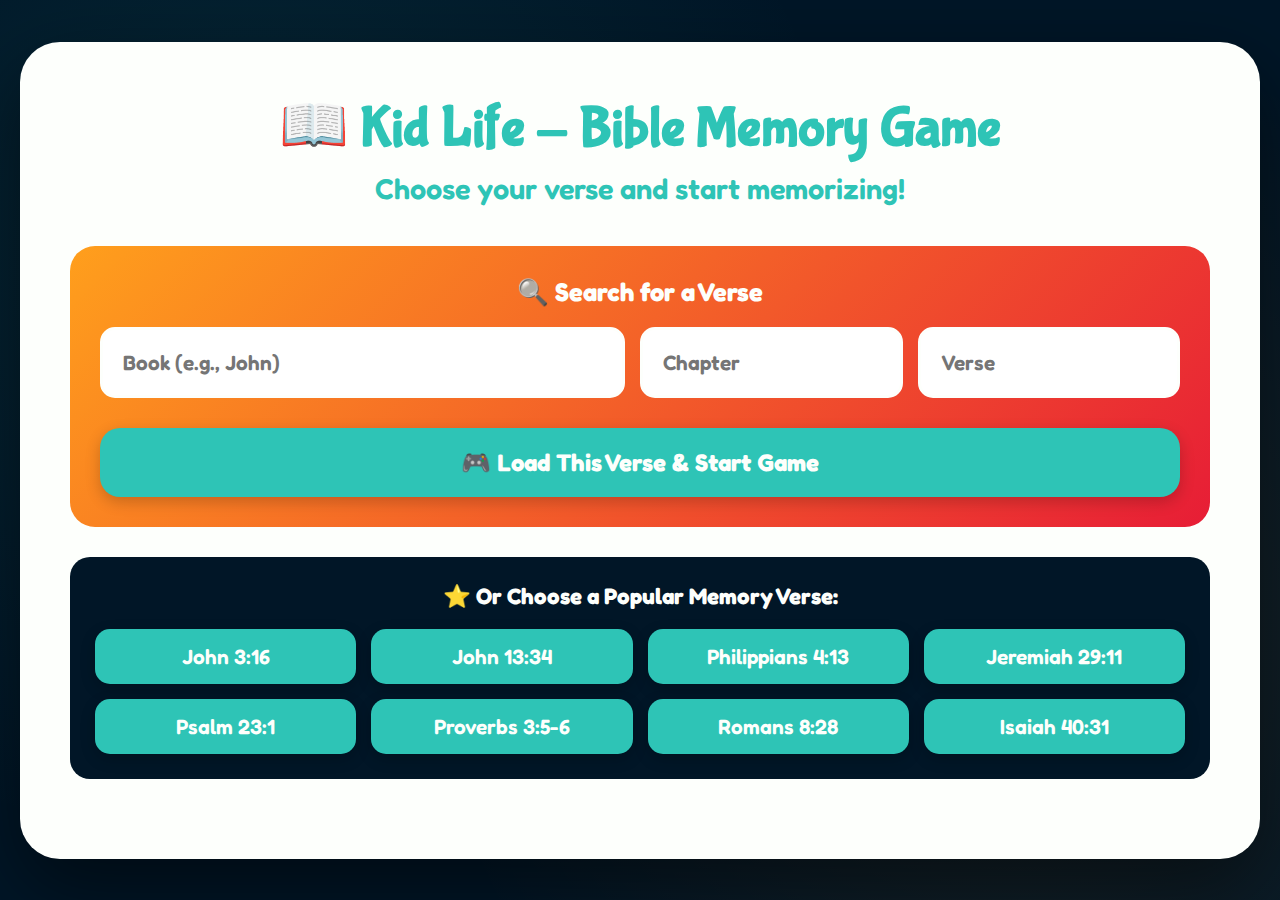
<file: older_versions/bible-v5.html>
<!DOCTYPE html>
<html lang="en">
<head>
    <meta charset="UTF-8">
    <meta name="viewport" content="width=device-width, initial-scale=1.0">
    <title>Bible Verse Memory Game</title>
    <link href="https://fonts.googleapis.com/css2?family=Fredoka:wght@400;600;700&family=Bubblegum+Sans&display=swap" rel="stylesheet">
    <style>
        :root {
            --midnight: #011627;
            --white: #fdfffc;
            --teal: #2ec4b6;
            --red: #e71d36;
            --orange: #ff9f1c;
        }

        * {
            margin: 0;
            padding: 0;
            box-sizing: border-box;
            -webkit-tap-highlight-color: transparent;
        }

        body {
            font-family: 'Fredoka', sans-serif;
            background: var(--midnight);
            min-height: 100vh;
            display: flex;
            align-items: center;
            justify-content: center;
            padding: 20px;
            overflow-x: hidden;
            position: relative;
        }

        /* Animated background pattern */
        body::before {
            content: '';
            position: absolute;
            top: 0;
            left: 0;
            right: 0;
            bottom: 0;
            background-image: 
                radial-gradient(circle at 20% 30%, rgba(46, 196, 182, 0.1) 0%, transparent 50%),
                radial-gradient(circle at 80% 70%, rgba(255, 159, 28, 0.1) 0%, transparent 50%),
                radial-gradient(circle at 50% 50%, rgba(231, 29, 54, 0.05) 0%, transparent 50%);
            animation: bgMove 20s ease-in-out infinite;
        }

        @keyframes bgMove {
            0%, 100% { transform: scale(1) rotate(0deg); }
            50% { transform: scale(1.1) rotate(5deg); }
        }

        .container {
            background: var(--white);
            border-radius: 40px;
            padding: 50px;
            max-width: 1400px;
            width: 100%;
            box-shadow: 0 30px 80px rgba(0, 0, 0, 0.5);
            position: relative;
            z-index: 1;
        }

        /* Selection Screen Styles */
        .selection-screen {
            display: block;
        }

        .selection-screen.hidden {
            display: none;
        }

        .game-screen {
            display: none;
        }

        .game-screen.active {
            display: block;
        }

        .header {
            text-align: center;
            margin-bottom: 40px;
        }

        .title {
            font-family: 'Bubblegum Sans', cursive;
            font-size: 3.5em;
            color: var(--teal);
            margin-bottom: 10px;
        }

        @keyframes titleBounce {
            0%, 100% { transform: translateY(0); }
            50% { transform: translateY(-5px); }
        }

        .subtitle {
            font-size: 1.8em;
            color: var(--teal);
            font-weight: 600;
            margin-bottom: 20px;
        }

        /* Verse Selection */
        .verse-selection {
            background: linear-gradient(135deg, var(--orange), var(--red));
            border-radius: 25px;
            padding: 30px;
            margin-bottom: 30px;
        }

        .selection-label {
            color: var(--white);
            font-size: 1.6em;
            margin-bottom: 20px;
            font-weight: 700;
            display: block;
            text-align: center;
        }

        .verse-input-group {
            display: grid;
            grid-template-columns: 2fr 1fr 1fr;
            gap: 15px;
            margin-bottom: 20px;
        }

        /* Book input autocomplete container */
        .book-input-container {
            position: relative;
        }

        .verse-input {
            padding: 20px;
            font-size: 1.3em;
            border: 3px solid var(--white);
            border-radius: 15px;
            font-family: 'Fredoka', sans-serif;
            font-weight: 600;
            width: 100%;
        }

        .verse-input:focus {
            outline: none;
            box-shadow: 0 0 0 4px rgba(253, 255, 252, 0.3);
        }

        /* Dropdown for book suggestions */
        .book-dropdown {
            position: absolute;
            top: 100%;
            left: 0;
            right: 0;
            background: var(--white);
            border: 3px solid var(--teal);
            border-radius: 15px;
            max-height: 300px;
            overflow-y: auto;
            z-index: 100;
            margin-top: 5px;
            display: none;
            box-shadow: 0 10px 30px rgba(0, 0, 0, 0.3);
        }

        .book-dropdown.show {
            display: block;
        }

        .book-option {
            padding: 15px 20px;
            cursor: pointer;
            font-size: 1.2em;
            font-weight: 600;
            color: var(--midnight);
            transition: all 0.2s;
            border-bottom: 2px solid rgba(46, 196, 182, 0.2);
        }

        .book-option:last-child {
            border-bottom: none;
        }

        .book-option:hover,
        .book-option.selected {
            background: var(--teal);
            color: var(--white);
        }

        /* Popular Verses */
        .popular-verses {
            background: var(--midnight);
            border-radius: 20px;
            padding: 25px;
            margin-bottom: 30px;
        }

        .popular-title {
            color: var(--white);
            font-size: 1.4em;
            margin-bottom: 20px;
            text-align: center;
            font-weight: 700;
        }

        .verse-grid {
            display: grid;
            grid-template-columns: repeat(auto-fit, minmax(250px, 1fr));
            gap: 15px;
        }

        .verse-option {
            background: var(--teal);
            color: var(--white);
            padding: 15px 20px;
            border-radius: 15px;
            border: none;
            font-size: 1.3em;
            font-weight: 600;
            cursor: pointer;
            transition: all 0.3s;
            font-family: 'Fredoka', sans-serif;
            box-shadow: 0 5px 15px rgba(0, 0, 0, 0.2);
        }

        .verse-option:hover {
            background: var(--orange);
            transform: translateY(-3px);
            box-shadow: 0 8px 20px rgba(0, 0, 0, 0.3);
        }

        .verse-option:active {
            transform: translateY(0);
        }

        /* Loading State */
        .loading {
            text-align: center;
            padding: 40px;
            font-size: 2em;
            color: var(--teal);
        }

        .spinner {
            border: 5px solid var(--white);
            border-top: 5px solid var(--teal);
            border-radius: 50%;
            width: 60px;
            height: 60px;
            animation: spin 1s linear infinite;
            margin: 20px auto;
        }

        @keyframes spin {
            0% { transform: rotate(0deg); }
            100% { transform: rotate(360deg); }
        }

        /* Error Message */
        .error-message {
            background: var(--red);
            color: var(--white);
            padding: 20px;
            border-radius: 15px;
            margin-bottom: 20px;
            font-size: 1.3em;
            font-weight: 600;
            text-align: center;
            display: none;
        }

        .error-message.show {
            display: block;
            animation: shake 0.5s;
        }

        @keyframes shake {
            0%, 100% { transform: translateX(0); }
            25% { transform: translateX(-10px); }
            75% { transform: translateX(10px); }
        }

                        .instructions {
            background: linear-gradient(135deg, var(--teal), var(--orange));
            border: 4px solid var(--midnight);
            border-radius: 20px;
            padding: 25px;
            margin-bottom: 30px;
            font-size: 1.6em;
            text-align: center;
            color: var(--white);
            font-weight: 600;
        }

        /* Game Stats */
        .stats {
            display: grid;
            grid-template-columns: repeat(3, 1fr);
            gap: 20px;
            margin-bottom: 30px;
        }

        .stat-card {
            background: linear-gradient(135deg, var(--teal), var(--orange));
            border-radius: 20px;
            padding: 20px;
            text-align: center;
            color: var(--white);
        }

        .stat-label {
            font-size: 1.2em;
            font-weight: 600;
            margin-bottom: 10px;
        }

        .stat-value {
            font-size: 2.5em;
            font-weight: 700;
            font-family: 'Bubblegum Sans', cursive;
        }

        /* Verse Display */
        .verse-display {
            background: var(--midnight);
            border-radius: 25px;
            padding: 40px;
            margin-bottom: 30px;
            min-height: 300px;
        }

        .verse-reference {
            color: var(--orange);
            font-size: 1.5em;
            font-weight: 700;
            text-align: center;
            margin-bottom: 30px;
        }

        .verse-text {
            color: var(--white);
            font-size: 1.8em;
            line-height: 1.8;
            text-align: center;
            font-weight: 600;
        }

        .word {
            display: inline-block;
            margin: 5px;
            padding: 10px 15px;
            border-radius: 12px;
            transition: all 0.3s;
        }

        .word.visible {
            color: var(--white);
            background: transparent;
        }

        .word.hidden {
            background: var(--teal);
            color: transparent;
            cursor: pointer;
            user-select: none;
        }

        .word.hidden:hover {
            background: var(--orange);
            transform: scale(1.1);
        }

        .word.revealed {
            background: var(--red);
            color: var(--white);
            animation: revealPop 0.5s;
        }

        @keyframes revealPop {
            0% { transform: scale(1); }
            50% { transform: scale(1.2); }
            100% { transform: scale(1); }
        }

        /* Game Controls */
        .game-controls {
            display: flex;
            gap: 20px;
            justify-content: center;
        }

        .btn {
            padding: 20px 40px;
            font-size: 1.5em;
            font-weight: 700;
            border: none;
            border-radius: 20px;
            cursor: pointer;
            font-family: 'Fredoka', sans-serif;
            transition: all 0.3s;
            box-shadow: 0 5px 15px rgba(0, 0, 0, 0.2);
        }

        .btn-primary {
            background: var(--teal);
            color: var(--white);
        }

        .btn-primary:hover {
            background: var(--orange);
            transform: translateY(-3px);
            box-shadow: 0 8px 20px rgba(0, 0, 0, 0.3);
        }

        .btn-secondary {
            background: var(--orange);
            color: var(--white);
        }

        .btn-secondary:hover {
            background: var(--red);
            transform: translateY(-3px);
            box-shadow: 0 8px 20px rgba(0, 0, 0, 0.3);
        }

        .btn:active {
            transform: translateY(0);
        }

        /* Level Complete Modal */
        .overlay {
            position: fixed;
            top: 0;
            left: 0;
            right: 0;
            bottom: 0;
            background: rgba(1, 22, 39, 0.9);
            display: none;
            z-index: 1000;
        }

        .overlay.show {
            display: block;
        }

        .level-complete {
            position: fixed;
            top: 50%;
            left: 50%;
            transform: translate(-50%, -50%) scale(0);
            background: var(--white);
            border-radius: 40px;
            padding: 60px;
            text-align: center;
            z-index: 1001;
            transition: transform 0.3s;
            box-shadow: 0 30px 80px rgba(0, 0, 0, 0.5);
        }

        .level-complete.show {
            transform: translate(-50%, -50%) scale(1);
        }

        .level-complete h2 {
            font-family: 'Bubblegum Sans', cursive;
            font-size: 3em;
            color: var(--teal);
            margin-bottom: 20px;
        }

        .level-complete p {
            font-size: 1.8em;
            color: var(--midnight);
            margin-bottom: 30px;
            font-weight: 600;
        }

        @media (max-width: 768px) {
            .container {
                padding: 30px;
            }

            .title {
                font-size: 2.5em;
            }

            .verse-input-group {
                grid-template-columns: 1fr;
            }

            .stats {
                grid-template-columns: 1fr;
            }

            .game-controls {
                flex-direction: column;
            }
        }

               /* Rickroll Modal Styles */
        .rickroll-modal {
            max-width: 700px;
        }

        .rickroll-modal iframe {
            width: 100%;
            height: 315px;
            border-radius: 20px;
            margin: 20px 0;
        }

        @media (max-width: 768px) {
            .rickroll-modal iframe {
                height: 200px;
            }
        }
    </style>
</head>
<body>
    <div class="container">
        <!-- Selection Screen -->
        <div id="selectionScreen" class="selection-screen">
            <div class="header">
                <h1 class="title">📖 Kid Life - Bible Memory Game</h1>
                <p class="subtitle">Choose your verse and start memorizing!</p>
            </div>

            <div id="errorMessage" class="error-message"></div>
            <div id="loading" class="loading" style="display: none;">
                <div class="spinner"></div>
                <p>Loading verse...</p>
            </div>

            <div class="verse-selection">
                <span class="selection-label">🔍 Search for a Verse</span>
                <div class="verse-input-group">
                    <div class="book-input-container">
                        <input 
                            type="text" 
                            id="bookInput" 
                            class="verse-input" 
                            placeholder="Book (e.g., John)" 
                            autocomplete="off"
                        >
                        <div id="bookDropdown" class="book-dropdown"></div>
                    </div>
                    <input type="number" id="chapterInput" class="verse-input" placeholder="Chapter" min="1">
                    <input type="number" id="verseInput" class="verse-input" placeholder="Verse" min="1">
                </div>
                <button id="loadVerseBtn" class="btn btn-primary" style="width: 100%; margin-top: 10px;">
                    🎮 Load This Verse & Start Game
                </button>
            </div>

            <div class="popular-verses">
                <h3 class="popular-title">⭐ Or Choose a Popular Memory Verse:</h3>
                 <div class="verse-grid">
                    <button class="verse-option" data-ref="JHN.3.16">John 3:16</button>
                    <button class="verse-option" data-ref="JHN.13.34">John 13:34</button>
                    <button class="verse-option" data-ref="PHP.4.13">Philippians 4:13</button>
                    <button class="verse-option" data-ref="JER.29.11">Jeremiah 29:11</button>
                    <button class="verse-option" data-ref="PSA.23.1">Psalm 23:1</button>
                    <button class="verse-option" data-ref="PRO.3.5-6">Proverbs 3:5-6</button>
                    <button class="verse-option" data-ref="ROM.8.28">Romans 8:28</button>
                    <button class="verse-option" data-ref="ISA.40.31">Isaiah 40:31</button>
                </div>
            </div>
        </div>

        <!-- Game Screen -->
        <div id="gameScreen" class="game-screen">
            <div class="header">
                <h1 class="title">📖 Kid Life - Bible Memory Game</h1>
            </div>

            <div class="instructions">
                Tap the orange boxes to see the words. Try to say the whole verse without clicking! 🌟
            </div>

            <div class="stats">
                <div class="stat-card">
                    <div class="stat-label">Level</div>
                    <div class="stat-value" id="level">1</div>
                </div>
                <div class="stat-card">
                    <div class="stat-label">Score</div>
                    <div class="stat-value" id="score">100</div>
                </div>
                <div class="stat-card">
                    <div class="stat-label">Words Left</div>
                    <div class="stat-value" id="wordsLeft">0</div>
                </div>
            </div>

            <div class="verse-display">
                <div id="verseReference" class="verse-reference"></div>
                <div id="verseWords" class="verse-text"></div>
            </div>

            <div class="game-controls">
                <button id="nextLevel" class="btn btn-primary">Next Level ➡️</button>
                <button id="tryAgain" class="btn btn-secondary">Try Again 🔄</button>
                <button id="changeVerse" class="btn btn-secondary">Change Verse 📖</button>
            </div>
        </div>

        <!-- Level Complete Modal -->
        <div id="overlay" class="overlay"></div>
        <div id="levelComplete" class="level-complete">
            <h2>🎉 Level Complete! 🎉</h2>
            <p>You completed Level <span id="completedLevel">1</span>!</p>
            <p>Final Score: <span id="finalScore">100</span></p>
            <button id="continueBtn" class="btn btn-primary">Continue to Next Level</button>
        </div>
    </div>

    
    <!-- Rickroll Modal -->
    <div class="overlay" id="rickrollOverlay"></div>
    <div class="level-complete rickroll-modal" id="rickrollModal">
        <h2>😱 Oh No! You're Out of Points! 😱</h2>
        <iframe 
            id="rickrollVideo"
            width="560" 
            height="315" 
            src="" 
            title="YouTube video player" 
            frameborder="0" 
            allow="accelerometer; autoplay; clipboard-write; encrypted-media; gyroscope; picture-in-picture; web-share" 
            referrerpolicy="strict-origin-when-cross-origin" 
            allowfullscreen>
        </iframe>
        <button class="btn btn-primary" id="closeRickroll">
            I've Learned My Lesson 😅
        </button>
    </div>

    <script>
        // Replace with your actual API.Bible key
        const DEFAULT_BIBLE_ID = '78a9f6124f344018-01'; // NIV   
        // 06125adad2d5898a-01 = World English Bible
        const API_KEY = 'Fo3jWbgd_jopCVaJ5SZ1l'; // Replace with your API key from scripture.api.bible

        // Game state
        let verseText = '';
        let words = [];
        let currentLevel = 1;
        let currentScore = 100;
        let hiddenWords = [];
        let revealedWords = new Set();
        let currentVerseReference = '';

        // Level configurations
        const levelConfigs = [
            { hiddenIndices: [], description: "Learn the verse!" },
            { hiddenIndices: [0, 4, 8, 12, 16, 20], description: "6 words hidden" },
            { hiddenIndices: [0, 2, 4, 6, 8, 10, 12, 14, 16, 18, 20, 22], description: "12 words hidden" },
            { hiddenIndices: [0, 1, 2, 4, 5, 6, 7, 9, 10, 11, 12, 13, 14, 15, 16, 17, 18, 20,23,26], description: "Almost all hidden!" },
            { hiddenIndices: Array.from({length: 50}, (_, i) => i), description: "All words hidden!" }
        ];

        // Bible books list for autocomplete
        const bibleBooks = [
            'Genesis', 'Exodus', 'Leviticus', 'Numbers', 'Deuteronomy',
            'Joshua', 'Judges', 'Ruth', '1 Samuel', '2 Samuel',
            '1 Kings', '2 Kings', '1 Chronicles', '2 Chronicles',
            'Ezra', 'Nehemiah', 'Esther', 'Job', 'Psalms', 'Proverbs',
            'Ecclesiastes', 'Song of Solomon', 'Isaiah', 'Jeremiah', 'Lamentations',
            'Ezekiel', 'Daniel', 'Hosea', 'Joel', 'Amos',
            'Obadiah', 'Jonah', 'Micah', 'Nahum', 'Habakkuk',
            'Zephaniah', 'Haggai', 'Zechariah', 'Malachi',
            'Matthew', 'Mark', 'Luke', 'John', 'Acts',
            'Romans', '1 Corinthians', '2 Corinthians', 'Galatians', 'Ephesians',
            'Philippians', 'Colossians', '1 Thessalonians', '2 Thessalonians',
            '1 Timothy', '2 Timothy', 'Titus', 'Philemon', 'Hebrews',
            'James', '1 Peter', '2 Peter', '1 John', '2 John',
            '3 John', 'Jude', 'Revelation'
        ];

        // Book abbreviations mapping
        const bookAbbreviations = {
            'genesis': 'GEN', 'gen': 'GEN',
            'exodus': 'EXO', 'exo': 'EXO', 'exod': 'EXO',
            'leviticus': 'LEV', 'lev': 'LEV',
            'numbers': 'NUM', 'num': 'NUM',
            'deuteronomy': 'DEU', 'deut': 'DEU', 'deu': 'DEU',
            'joshua': 'JOS', 'josh': 'JOS', 'jos': 'JOS',
            'judges': 'JDG', 'judg': 'JDG', 'jdg': 'JDG',
            'ruth': 'RUT', 'rut': 'RUT',
            '1 samuel': '1SA', '1samuel': '1SA', '1 sam': '1SA', '1sam': '1SA',
            '2 samuel': '2SA', '2samuel': '2SA', '2 sam': '2SA', '2sam': '2SA',
            '1 kings': '1KI', '1kings': '1KI', '1 ki': '1KI', '1ki': '1KI',
            '2 kings': '2KI', '2kings': '2KI', '2 ki': '2KI', '2ki': '2KI',
            '1 chronicles': '1CH', '1chronicles': '1CH', '1 chron': '1CH', '1chron': '1CH',
            '2 chronicles': '2CH', '2chronicles': '2CH', '2 chron': '2CH', '2chron': '2CH',
            'ezra': 'EZR', 'ezr': 'EZR',
            'nehemiah': 'NEH', 'neh': 'NEH',
            'esther': 'EST', 'est': 'EST',
            'job': 'JOB',
            'psalms': 'PSA', 'psalm': 'PSA', 'psa': 'PSA', 'ps': 'PSA',
            'proverbs': 'PRO', 'prov': 'PRO', 'pro': 'PRO',
            'ecclesiastes': 'ECC', 'eccl': 'ECC', 'ecc': 'ECC',
            'song of solomon': 'SNG', 'song': 'SNG', 'sos': 'SNG',
            'isaiah': 'ISA', 'isa': 'ISA',
            'jeremiah': 'JER', 'jer': 'JER',
            'lamentations': 'LAM', 'lam': 'LAM',
            'ezekiel': 'EZK', 'ezek': 'EZK', 'ezk': 'EZK',
            'daniel': 'DAN', 'dan': 'DAN',
            'hosea': 'HOS', 'hos': 'HOS',
            'joel': 'JOL', 'joel': 'JOL',
            'amos': 'AMO', 'amo': 'AMO',
            'obadiah': 'OBA', 'obad': 'OBA', 'oba': 'OBA',
            'jonah': 'JON', 'jon': 'JON',
            'micah': 'MIC', 'mic': 'MIC',
            'nahum': 'NAM', 'nah': 'NAM', 'nam': 'NAM',
            'habakkuk': 'HAB', 'hab': 'HAB',
            'zephaniah': 'ZEP', 'zeph': 'ZEP', 'zep': 'ZEP',
            'haggai': 'HAG', 'hag': 'HAG',
            'zechariah': 'ZEC', 'zech': 'ZEC', 'zec': 'ZEC',
            'malachi': 'MAL', 'mal': 'MAL',
            'matthew': 'MAT', 'matt': 'MAT', 'mat': 'MAT', 'mt': 'MAT',
            'mark': 'MRK', 'mrk': 'MRk', 'mk': 'MRK',
            'luke': 'LUK', 'luk': 'LUK', 'lk': 'LUK',
            'john': 'JHN', 'jhn': 'JHN', 'jn': 'JHN',
            'acts': 'ACT', 'act': 'ACT',
            'romans': 'ROM', 'rom': 'ROM',
            '1 corinthians': '1CO', '1corinthians': '1CO', '1 cor': '1CO', '1cor': '1CO',
            '2 corinthians': '2CO', '2corinthians': '2CO', '2 cor': '2CO', '2cor': '2CO',
            'galatians': 'GAL', 'gal': 'GAL',
            'ephesians': 'EPH', 'eph': 'EPH',
            'philippians': 'PHP', 'phil': 'PHP', 'php': 'PHP',
            'colossians': 'COL', 'col': 'COL',
            '1 thessalonians': '1TH', '1thessalonians': '1TH', '1 thess': '1TH', '1thess': '1TH',
            '2 thessalonians': '2TH', '2thessalonians': '2TH', '2 thess': '2TH', '2thess': '2TH',
            '1 timothy': '1TI', '1timothy': '1TI', '1 tim': '1TI', '1tim': '1TI',
            '2 timothy': '2TI', '2timothy': '2TI', '2 tim': '2TI', '2tim': '2TI',
            'titus': 'TIT', 'tit': 'TIT',
            'philemon': 'PHM', 'philem': 'PHM', 'phm': 'PHM',
            'hebrews': 'HEB', 'heb': 'HEB',
            'james': 'JAS', 'jas': 'JAS',
            '1 peter': '1PE', '1peter': '1PE', '1 pet': '1PE', '1pet': '1PE',
            '2 peter': '2PE', '2peter': '2PE', '2 pet': '2PE', '2pet': '2PE',
            '1 john': '1JN', '1john': '1JN',
            '2 john': '2JN', '2john': '2JN',
            '3 john': '3JN', '3john': '3JN',
            'jude': 'JUD', 'jud': 'JUD',
            'revelation': 'REV', 'rev': 'REV'
        };

        // Autocomplete variables
        let selectedBookIndex = -1;
        let filteredBooks = [];

        // Initialize event listeners
        const bookInput = document.getElementById('bookInput');
        const bookDropdown = document.getElementById('bookDropdown');

        bookInput.addEventListener('input', handleBookInput);
        bookInput.addEventListener('keydown', handleBookKeydown);
        bookInput.addEventListener('blur', () => {
            // Delay hiding to allow click on dropdown
            setTimeout(() => {
                bookDropdown.classList.remove('show');
            }, 200);
        });

        document.getElementById('loadVerseBtn').addEventListener('click', loadCustomVerse);
        document.querySelectorAll('.verse-option').forEach(btn => {
            btn.addEventListener('click', (e) => loadVerseByRef(e.target.dataset.ref));
        });
        document.getElementById('nextLevel').addEventListener('click', handleNextLevel);
        document.getElementById('tryAgain').addEventListener('click', tryAgain);
        document.getElementById('changeVerse').addEventListener('click', changeVerse);
        document.getElementById('continueBtn').addEventListener('click', continueToNextLevel);
        document.getElementById('closeRickroll').addEventListener('click', closeRickroll);

        // Autocomplete functions
        function handleBookInput(e) {
            const searchTerm = e.target.value.toLowerCase().trim();
            
            if (searchTerm === '') {
                bookDropdown.classList.remove('show');
                return;
            }

            // Filter books that start with or contain the search term
            filteredBooks = bibleBooks.filter(book => 
                book.toLowerCase().includes(searchTerm)
            );

            if (filteredBooks.length > 0) {
                displayBookDropdown(filteredBooks);
                selectedBookIndex = -1;
            } else {
                bookDropdown.classList.remove('show');
            }
        }

        function displayBookDropdown(books) {
            bookDropdown.innerHTML = '';
            
            books.forEach((book, index) => {
                const option = document.createElement('div');
                option.className = 'book-option';
                option.textContent = book;
                option.addEventListener('click', () => selectBook(book));
                bookDropdown.appendChild(option);
            });

            bookDropdown.classList.add('show');
        }

        function handleBookKeydown(e) {
            const options = bookDropdown.querySelectorAll('.book-option');
            
            if (!bookDropdown.classList.contains('show') || options.length === 0) {
                return;
            }

            switch(e.key) {
                case 'ArrowDown':
                    e.preventDefault();
                    selectedBookIndex = Math.min(selectedBookIndex + 1, options.length - 1);
                    updateSelectedOption(options);
                    break;
                
                case 'ArrowUp':
                    e.preventDefault();
                    selectedBookIndex = Math.max(selectedBookIndex - 1, 0);
                    updateSelectedOption(options);
                    break;
                
                case 'Enter':
                    e.preventDefault();
                    if (selectedBookIndex >= 0 && selectedBookIndex < filteredBooks.length) {
                        selectBook(filteredBooks[selectedBookIndex]);
                    }
                    break;
                
                case 'Escape':
                    bookDropdown.classList.remove('show');
                    break;
            }
        }

        function updateSelectedOption(options) {
            options.forEach((option, index) => {
                if (index === selectedBookIndex) {
                    option.classList.add('selected');
                    option.scrollIntoView({ block: 'nearest' });
                } else {
                    option.classList.remove('selected');
                }
            });
        }

        function selectBook(bookName) {
            bookInput.value = bookName;
            bookDropdown.classList.remove('show');
            document.getElementById('chapterInput').focus();
        }

        // API Functions
        async function fetchVerse(verseId) {
            if (!API_KEY || API_KEY === 'API_KEY') {
                showError('API key not configured. Please add your API key to the code.');
                return null;
            }

            showLoading(true);

            try {
                const response = await fetch(
                    `https://rest.api.bible/v1/bibles/${DEFAULT_BIBLE_ID}/verses/${verseId}?content-type=html&include-notes=false&include-titles=false&include-chapter-numbers=false&include-verse-numbers=false&include-verse-spans=false&use-org-id=false`,
                    {
                        headers: {
                            'api-key': API_KEY
                        }
                    }
                );

                if (!response.ok) {
                    throw new Error(`API Error: ${response.status}`);
                }

                const data = await response.json();
                showLoading(false);
                return data.data;
            } catch (error) {
                showLoading(false);
                showError(`Error loading verse: ${error.message}. Make sure your API key is correct.`);
                return null;
            }
        }

        function convertToVerseId(book, chapter, verse) {
            const bookKey = book.toLowerCase().trim();
            const bookCode = bookAbbreviations[bookKey];
            
            if (!bookCode) {
                showError(`Book "${book}" not recognized. Try using the full name like "John" or "Genesis"`);
                return null;
            }

            return `${bookCode}.${chapter}.${verse}`;
        }

        async function loadCustomVerse() {
            const book = document.getElementById('bookInput').value.trim();
            const chapter = document.getElementById('chapterInput').value.trim();
            const verse = document.getElementById('verseInput').value.trim();

            if (!book || !chapter || !verse) {
                showError('Please enter a book, chapter, and verse number');
                return;
            }

            const verseId = convertToVerseId(book, chapter, verse);
            if (!verseId) return;

            await loadVerseByRef(verseId);
        }

        async function loadVerseByRef(verseRef) {
            const verseData = await fetchVerse(verseRef);
            if (!verseData) return;

            // Extract text and clean it
            const tempDiv = document.createElement('div');
            tempDiv.innerHTML = verseData.content;
            verseText = tempDiv.textContent.trim();
            
            // Remove verse numbers and extra whitespace
            verseText = verseText.replace(/\[\d+\]/g, '').replace(/\s+/g, ' ').trim();
            
            currentVerseReference = verseData.reference;
            words = verseText.split(' ');

            // Start game
            startGame();
        }

        function startGame() {
            document.getElementById('selectionScreen').classList.add('hidden');
            document.getElementById('gameScreen').classList.add('active');
            document.getElementById('verseReference').textContent = currentVerseReference;
            
            currentLevel = 1;
            currentScore = 100;
            initGame();
        }

        function changeVerse() {
            document.getElementById('gameScreen').classList.remove('active');
            document.getElementById('selectionScreen').classList.remove('hidden');
            
            // Reset inputs
            document.getElementById('bookInput').value = '';
            document.getElementById('chapterInput').value = '';
            document.getElementById('verseInput').value = '';
        }

        function showError(message) {
            const errorDiv = document.getElementById('errorMessage');
            errorDiv.textContent = message;
            errorDiv.classList.add('show');
            setTimeout(() => {
                errorDiv.classList.remove('show');
            }, 5000);
        }

        function showLoading(show) {
            document.getElementById('loading').style.display = show ? 'block' : 'none';
        }

        // Game Functions
        function initGame() {
            renderVerse();
            updateStats();
        }

        function renderVerse() {
            const container = document.getElementById('verseWords');
            container.innerHTML = '';
            
            const config = levelConfigs[Math.min(currentLevel - 1, levelConfigs.length - 1)];
            hiddenWords = config.hiddenIndices.slice(0, words.length);
            revealedWords.clear();
            
            words.forEach((word, index) => {
                const wordSpan = document.createElement('span');
                wordSpan.textContent = word;
                wordSpan.classList.add('word');
                
                if (hiddenWords.includes(index)) {
                    wordSpan.classList.add('hidden');
                    wordSpan.dataset.index = index;
                    wordSpan.addEventListener('click', () => revealWord(wordSpan, index));
                } else {
                    wordSpan.classList.add('visible');
                }
                
                container.appendChild(wordSpan);
            });
            
            updateWordsLeft();
        }

        function revealWord(wordSpan, index) {
            if (revealedWords.has(index)) return;
            
            wordSpan.classList.remove('hidden');
            wordSpan.classList.add('revealed');
            revealedWords.add(index);
            
            currentScore = Math.max(0, currentScore - 10);

           // Check if score hit 0 and trigger rickroll
            if (currentScore === 0) {
                showRickroll();
            }

            updateStats();
            
            wordSpan.style.animation = 'none';
            setTimeout(() => {
                wordSpan.style.animation = '';
            }, 10);
        }

        function updateStats() {
            document.getElementById('level').textContent = currentLevel;
            document.getElementById('score').textContent = currentScore;
            updateWordsLeft();
        }

        function updateWordsLeft() {
            const wordsLeft = hiddenWords.length - revealedWords.size;
            document.getElementById('wordsLeft').textContent = wordsLeft;
        }

        function showLevelComplete() {
            document.getElementById('completedLevel').textContent = currentLevel;
            document.getElementById('finalScore').textContent = currentScore;
            document.getElementById('overlay').classList.add('show');
            document.getElementById('levelComplete').classList.add('show');
        }

        function hideLevelComplete() {
            document.getElementById('overlay').classList.remove('show');
            document.getElementById('levelComplete').classList.remove('show');
        }

        function handleNextLevel() {
            if (currentLevel < levelConfigs.length) {
                showLevelComplete();
            } else {
                alert('🎉 Congratulations! You completed all levels! 🎉');
            }
        }

        function continueToNextLevel() {
            hideLevelComplete();
            currentLevel++;
            currentScore = 100;
            renderVerse();
            updateStats();
            
            if (currentLevel > levelConfigs.length) {
                alert('🎊 Amazing! You finished the entire game! 🎊');
                currentLevel = 1;
                currentScore = 100;
                renderVerse();
                updateStats();
            }
        }

        function tryAgain() {
            currentScore = 100;
            revealedWords.clear();
            renderVerse();
            updateStats();
        }


        // Rickroll functions
        function showRickroll() {
            const iframe = document.getElementById('rickrollVideo');
            iframe.src = 'https://www.youtube.com/embed/dQw4w9WgXcQ?autoplay=1';
            document.getElementById('rickrollOverlay').classList.add('show');
            document.getElementById('rickrollModal').classList.add('show');
        }

        function closeRickroll() {
            const iframe = document.getElementById('rickrollVideo');
            iframe.src = ''; // Stop the video
            document.getElementById('rickrollOverlay').classList.remove('show');
            document.getElementById('rickrollModal').classList.remove('show');
            tryAgain(); // Reset the game
        }
    </script>
</body>
</html>
</file>
